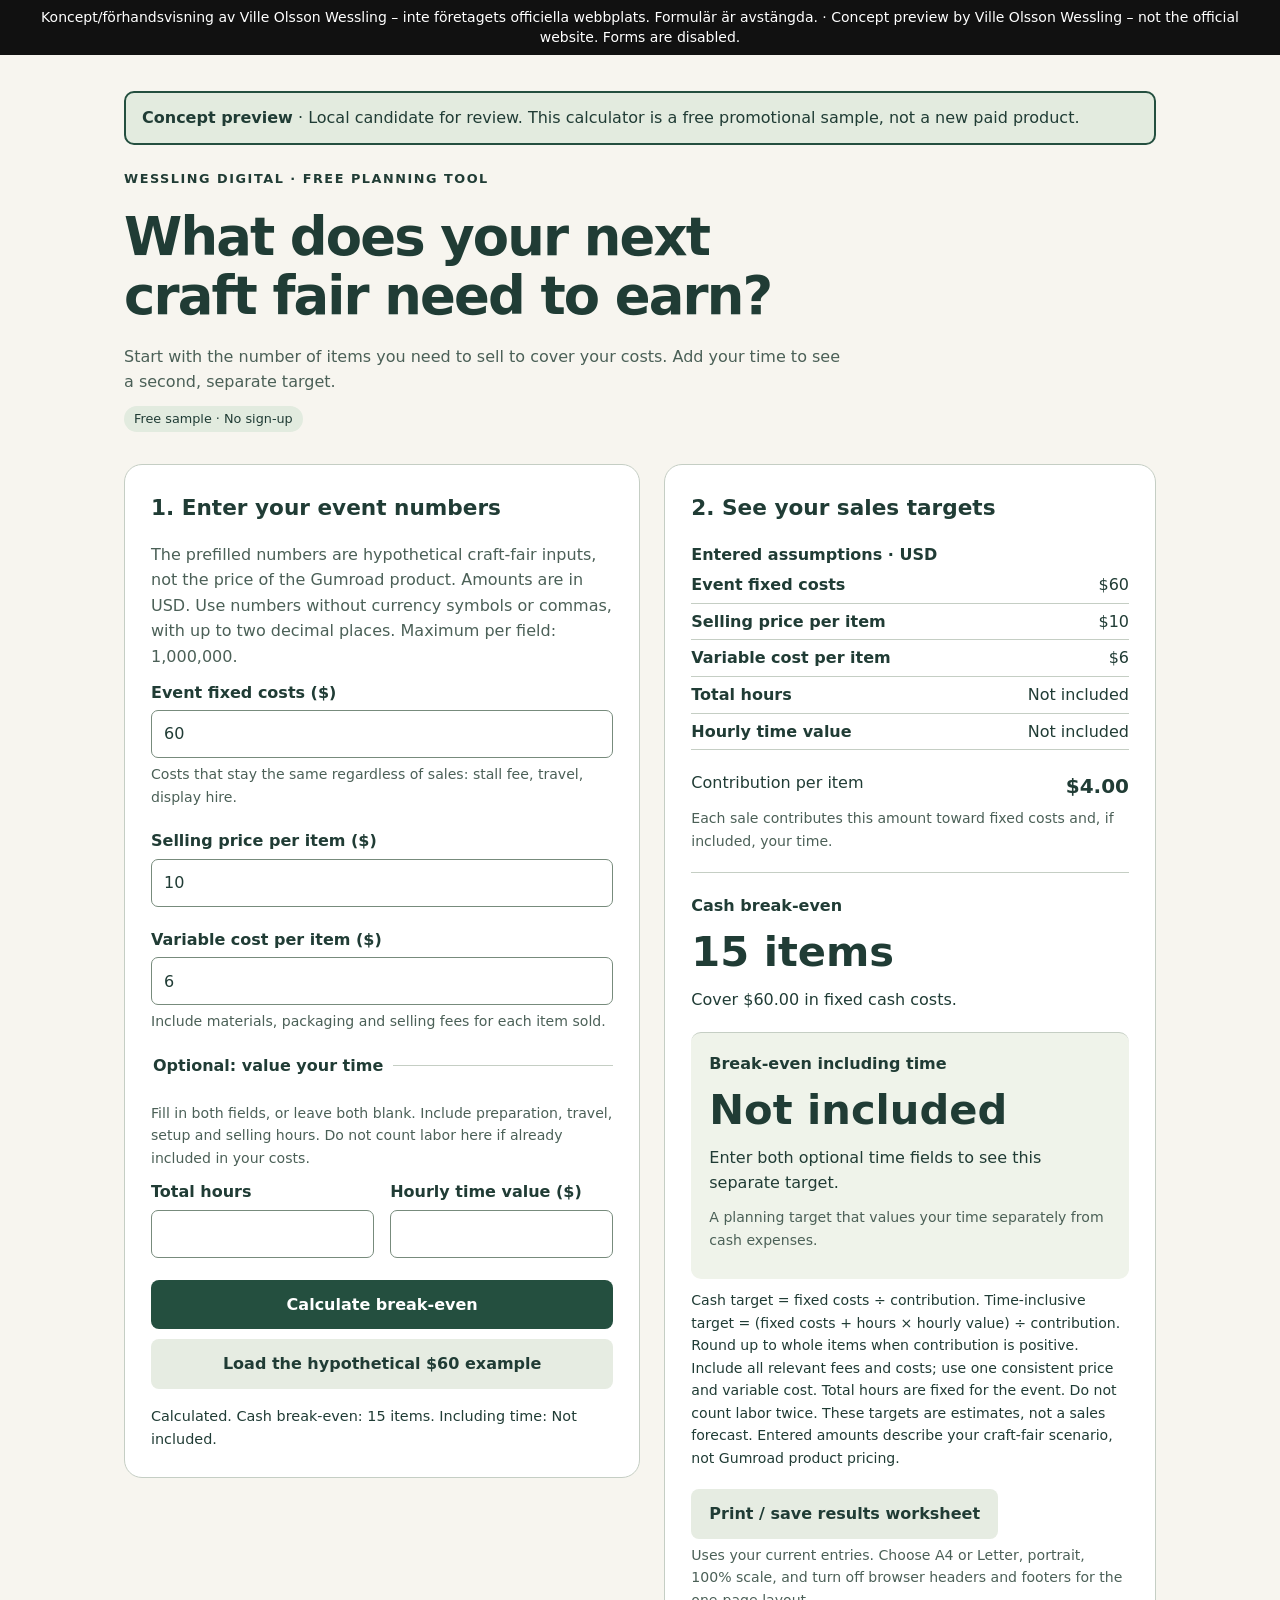
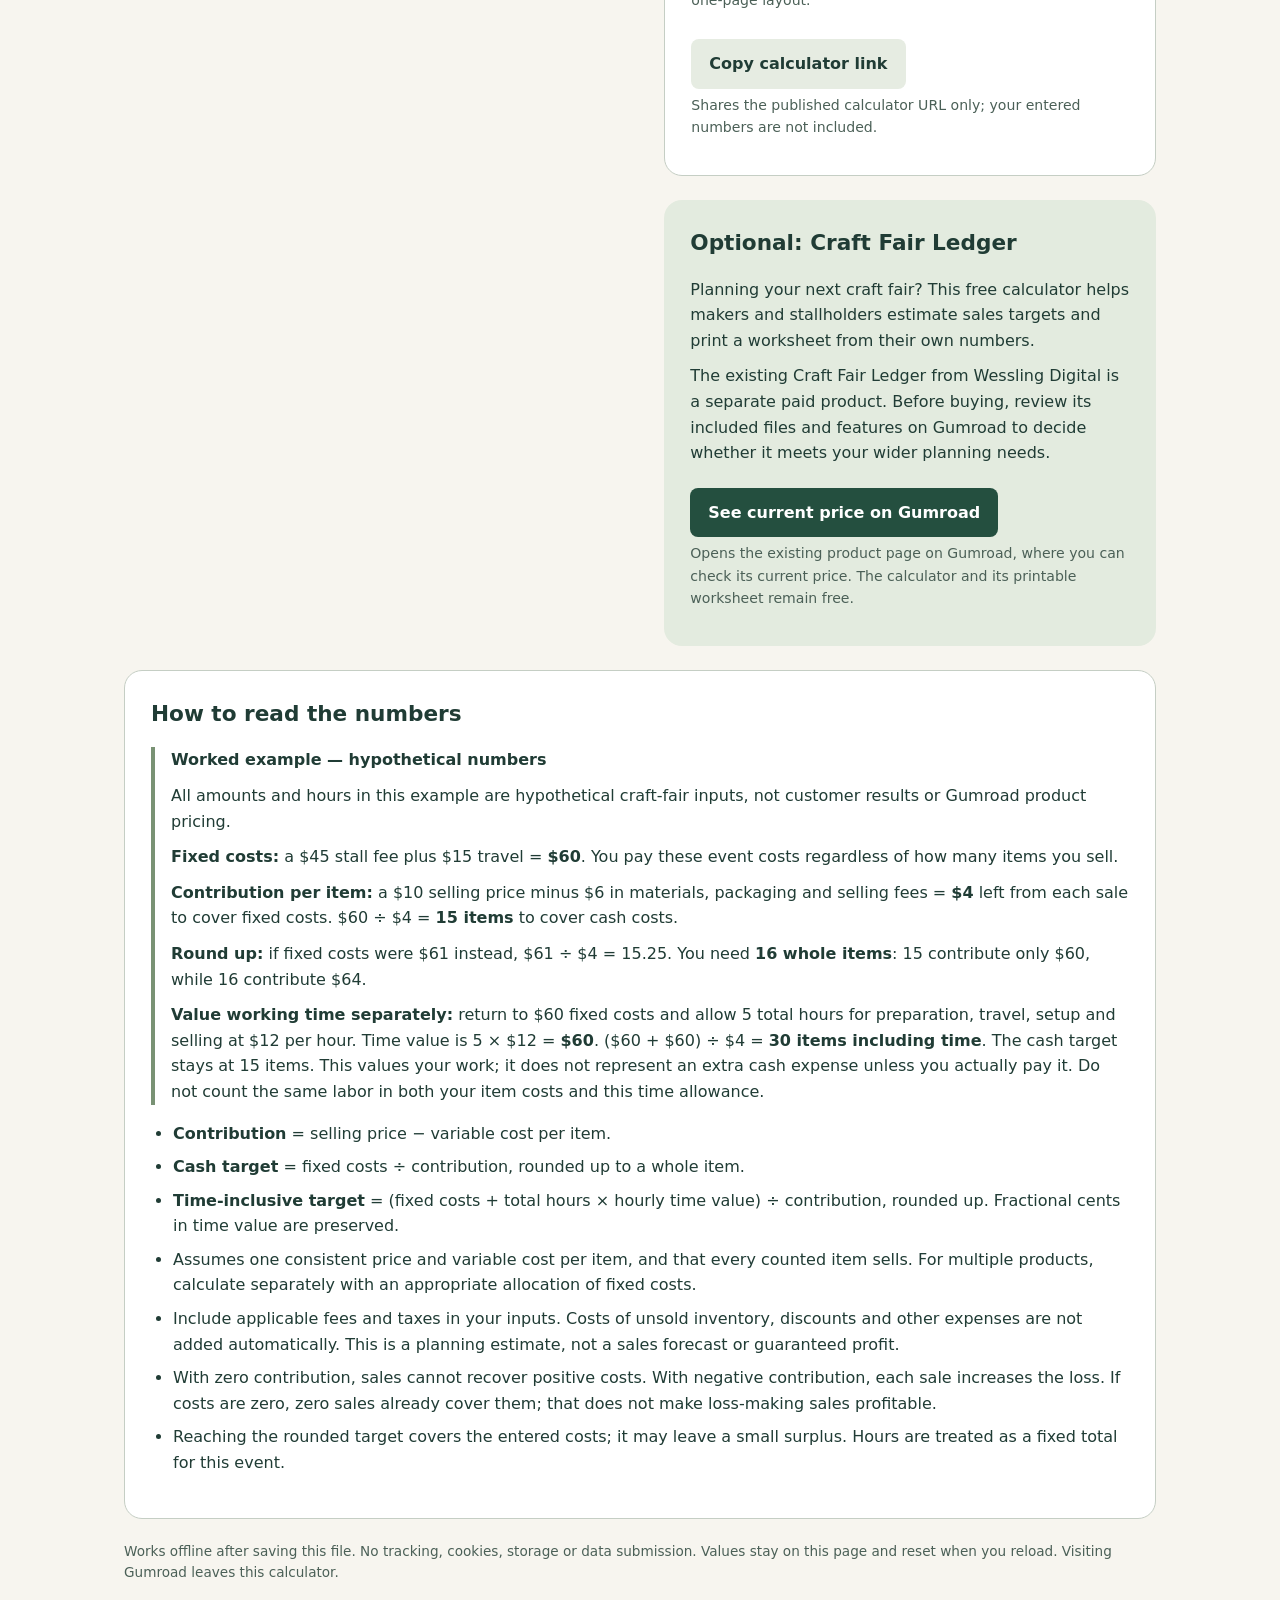
<file: craft-fair-break-even-calculator-4b9a3f36/index.html>
<!doctype html>
<html lang="en">
<head><meta name="robots" content="noindex, nofollow">
<meta charset="utf-8">
<meta name="viewport" content="width=device-width, initial-scale=1">
<meta name="description" content="A free craft-fair break-even calculator. Estimate how many items cover your event costs, with a separate optional time-value target.">
<meta name="referrer" content="no-referrer">
<meta http-equiv="Content-Security-Policy" content="default-src 'none'; script-src 'unsafe-inline'; style-src 'unsafe-inline'; connect-src 'none'; img-src 'none'; font-src 'none'; base-uri 'none'; form-action 'none'">
<title>Craft Fair Break-Even Calculator · Wessling Digital</title>
<style>
:root{color-scheme:light;--ink:#203c35;--muted:#4b6057;--paper:#f7f5ef;--line:#c5cec4;--green:#244f3f;--error:#9a2323}
*{box-sizing:border-box}body{margin:0;background:var(--paper);color:var(--ink);font:1rem/1.6 system-ui,-apple-system,BlinkMacSystemFont,"Segoe UI",sans-serif}
main{max-width:1080px;margin:auto;padding:36px 24px 48px}.brand{font-size:.8rem;letter-spacing:.12em;text-transform:uppercase;font-weight:750}
header{max-width:720px;margin-bottom:32px}.tag{display:inline-block;padding:3px 10px;background:#e2ebdf;border-radius:30px;font-size:.8rem}
h1{font-size:clamp(2rem,5vw,3.3rem);line-height:1.12;letter-spacing:-.035em;margin:18px 0}h2{font-size:1.35rem;margin:0 0 16px}h3{font-size:1rem;margin:0}
p{margin:10px 0}header p,.hint,.fine{color:var(--muted)}.layout{display:grid;grid-template-columns:1.05fr 1fr;gap:24px;align-items:start}
.layout>*{min-width:0}.preview-banner{border:2px solid var(--green);border-radius:10px;padding:12px 16px;margin:0 0 24px;background:#e3ebdf;overflow-wrap:anywhere}
.panel{background:#fff;border:1px solid var(--line);border-radius:18px;padding:26px}.field{margin:0 0 20px}
label{display:block;font-weight:650;margin-bottom:5px}.hint{display:block;font-size:.88rem;margin-top:5px}
input{font:inherit;width:100%;min-height:48px;padding:9px 12px;border:1px solid #778b7c;border-radius:7px;color:var(--ink);background:#fff}
input[aria-invalid=true]{border:2px solid var(--error)}.error{display:block;color:var(--error);font-size:.9rem}.error:empty{display:none}
fieldset{min-width:0;margin:8px 0 22px;padding:18px 0 0;border:0;border-top:1px solid var(--line)}legend{font-weight:700;padding-right:10px}
.pair{display:grid;grid-template-columns:1fr 1fr;gap:16px}.pair .field{margin-bottom:0}
button,.cta{display:inline-block;font:inherit;font-weight:650;min-height:48px;border:0;border-radius:8px;padding:12px 18px;cursor:pointer;background:var(--green);color:#fff;text-align:center}
button:hover,.cta:hover{background:#163b2d}.secondary{background:#e6ece2;color:var(--ink);margin-top:10px}.secondary:hover{background:#d5e0d0}
button:focus-visible,a:focus-visible,input:focus-visible{outline:3px solid #9b5700;outline-offset:4px}.actions button{width:100%}
.status{font-size:.9rem;margin:16px 0 0}.result{border-top:1px solid var(--line);padding-top:20px;margin-top:20px}
.number{font-size:clamp(1.8rem,4vw,2.6rem);font-weight:750;line-height:1.2;margin:8px 0;overflow-wrap:anywhere}
.contribution{display:flex;justify-content:space-between;gap:14px;flex-wrap:wrap}.contribution strong{font-size:1.25rem}.time{background:#eff3ea;border-radius:10px;padding:18px}
.notes{margin-top:24px}.notes li{margin:8px 0}.notes ul{padding-left:22px}.example{border-left:4px solid #799274;padding:0 0 0 16px}
.promo{background:#e3ebdf;border-radius:18px;padding:26px;margin-top:24px}.cta{margin-top:12px;text-decoration:none;max-width:100%;overflow-wrap:anywhere}
footer{font-size:.85rem;color:var(--muted);margin-top:22px}noscript p{padding:16px;border:2px solid var(--error)}[hidden]{display:none!important}
@media(max-width:720px){main{padding:24px 16px}.layout{grid-template-columns:1fr}.panel,.promo{padding:20px}header{margin-bottom:24px}}
@media(max-width:380px){.pair{grid-template-columns:1fr}main{padding:20px 12px}}
.worksheet-title,.print-link{display:none}.worksheet-assumptions{margin:0 0 20px}.worksheet-assumptions dl{margin:0}.worksheet-assumptions dl>div{display:flex;justify-content:space-between;gap:16px;border-bottom:1px solid var(--line);padding:5px 0}.worksheet-assumptions dt{font-weight:600}.worksheet-assumptions dd{margin:0;text-align:right;overflow-wrap:anywhere}.worksheet-note{font-size:.88rem}.share-tools{margin-top:18px}.share-tools input{font-size:.85rem}.print-link{overflow-wrap:anywhere}
@page{size:auto;margin:12mm}
@media print{
body{background:white;color:#000;font:10pt/1.3 Arial,sans-serif}main{max-width:none;padding:0}
header,.input-panel,.notes,footer,.share-tools,.worksheet-actions,noscript{display:none!important}
.layout{display:block}.panel{border:0;border-radius:0;padding:0}.preview-banner{background:white;border:1px solid #555;border-radius:0;padding:6pt;margin:0 0 10pt;font-size:9pt}
.worksheet-title,.print-link{display:block}.screen-title{display:none}h1.worksheet-title{font-size:19pt;line-height:1.2;margin:0 0 10pt}h2{font-size:12pt;margin:0 0 6pt}h3{font-size:11pt}
p{margin:5pt 0}.hint,.fine{color:#222}.worksheet-assumptions{margin-bottom:10pt}.worksheet-assumptions dl>div{padding:3pt 0}.result{padding-top:8pt;margin-top:8pt;break-inside:avoid}.number{font-size:20pt;margin:4pt 0}.time{background:white;border:1px solid #777;border-radius:0;padding:8pt}.contribution strong{font-size:12pt}.hint,.worksheet-note{font-size:9pt}
.promo{background:white;border-radius:0;border-top:1px solid #777;margin-top:10pt;padding:8pt 0 0;break-inside:avoid}.promo .cta{display:none}.promo h2{font-size:11pt}.promo p{font-size:9pt}.print-link{font-size:9pt}.worksheet-assumptions{break-inside:avoid}
}
</style>
</head>
<body><div role="note" data-preview-banner style="position:sticky;top:0;z-index:2147483647;margin:0;background:#111;color:#fff;font:14px/1.4 system-ui,sans-serif;padding:8px 12px;text-align:center">Koncept/f&ouml;rhandsvisning av Ville Olsson Wessling &ndash; inte f&ouml;retagets officiella webbplats. Formul&auml;r &auml;r avst&auml;ngda. &middot; Concept preview by Ville Olsson Wessling &ndash; not the official website. Forms are disabled.</div>
<main>
<aside class="preview-banner" aria-label="Concept preview"><strong>Concept preview</strong> · Local candidate for review. This calculator is a free promotional sample, not a new paid product.</aside>
<header>
<div class="brand">Wessling Digital · Free planning tool</div>
<h1>What does your next<br>craft fair need to earn?</h1>
<p>Start with the number of items you need to sell to cover your costs. Add your time to see a second, separate target.</p>
<span class="tag">Free sample · No sign-up</span>
</header>
<noscript><p>Enable JavaScript to use the calculator. You can also calculate manually: fixed costs ÷ (selling price − variable cost), rounded up. This only works when the contribution is positive.</p></noscript>
<div class="layout">
<section class="panel input-panel" aria-labelledby="input-heading">
<h2 id="input-heading">1. Enter your event numbers</h2>
<p class="fine">The prefilled numbers are hypothetical craft-fair inputs, not the price of the Gumroad product. Amounts are in USD. Use numbers without currency symbols or commas, with up to two decimal places. Maximum per field: 1,000,000.</p>
<form id="calculator" novalidate action="#" onsubmit="return false" data-preview="disabled">
<div class="field"><label for="fixed">Event fixed costs ($)</label>
<input id="fixed" name="fixed" type="text" inputmode="decimal" value="60" required aria-describedby="fixed-hint fixed-error">
<span class="hint" id="fixed-hint">Costs that stay the same regardless of sales: stall fee, travel, display hire.</span><span class="error" id="fixed-error"></span></div>
<div class="field"><label for="price">Selling price per item ($)</label>
<input id="price" name="price" type="text" inputmode="decimal" value="10" required aria-describedby="price-error"><span class="error" id="price-error"></span></div>
<div class="field"><label for="variable">Variable cost per item ($)</label>
<input id="variable" name="variable" type="text" inputmode="decimal" value="6" required aria-describedby="variable-hint variable-error">
<span class="hint" id="variable-hint">Include materials, packaging and selling fees for each item sold.</span><span class="error" id="variable-error"></span></div>
<fieldset><legend>Optional: value your time</legend>
<p class="hint">Fill in both fields, or leave both blank. Include preparation, travel, setup and selling hours. Do not count labor here if already included in your costs.</p>
<div class="pair">
<div class="field"><label for="hours">Total hours</label><input id="hours" name="hours" type="text" inputmode="decimal" aria-describedby="hours-error"><span class="error" id="hours-error"></span></div>
<div class="field"><label for="rate">Hourly time value ($)</label><input id="rate" name="rate" type="text" inputmode="decimal" aria-describedby="rate-error"><span class="error" id="rate-error"></span></div>
</div></fieldset>
<div class="actions"><button type="submit">Calculate break-even</button><button id="example" type="button" class="secondary">Load the hypothetical $60 example</button></div>
<p id="status" class="status" role="status" aria-live="polite" aria-atomic="true"></p>
</form>
</section>
<div>
<section class="panel" aria-labelledby="result-heading">
<h1 class="worksheet-title">Craft Fair Break-Even Worksheet</h1>
<h2 id="result-heading" class="screen-title">2. See your sales targets</h2>
<p id="worksheet-warning" role="status" hidden>Worksheet unavailable. Correct the highlighted inputs and calculate again before printing.</p>
<div id="results" hidden>
<section class="worksheet-assumptions" aria-labelledby="worksheet-assumptions-heading">
<h3 id="worksheet-assumptions-heading">Entered assumptions · USD</h3>
<dl>
<div><dt>Event fixed costs</dt><dd id="assumption-fixed"></dd></div>
<div><dt>Selling price per item</dt><dd id="assumption-price"></dd></div>
<div><dt>Variable cost per item</dt><dd id="assumption-variable"></dd></div>
<div><dt>Total hours</dt><dd id="assumption-hours"></dd></div>
<div><dt>Hourly time value</dt><dd id="assumption-rate"></dd></div>
</dl></section>
<div class="contribution"><span>Contribution per item</span><strong id="contribution"></strong></div>
<p class="hint" id="margin-note"></p>
<div class="result"><h3>Cash break-even</h3><p class="number" id="cash-units"></p><p id="cash-detail"></p></div>
<div class="result time"><h3>Break-even including time</h3><p class="number" id="time-units"></p><p id="time-detail"></p><p class="hint">A planning target that values your time separately from cash expenses.</p></div>
<p class="worksheet-note">Cash target = fixed costs ÷ contribution. Time-inclusive target = (fixed costs + hours × hourly value) ÷ contribution. Round up to whole items when contribution is positive. Include all relevant fees and costs; use one consistent price and variable cost. Total hours are fixed for the event. Do not count labor twice. These targets are estimates, not a sales forecast. Entered amounts describe your craft-fair scenario, not Gumroad product pricing.</p>
</div>
<div class="worksheet-actions"><button id="print-worksheet" type="button" class="secondary">Print / save results worksheet</button><p class="hint">Uses your current entries. Choose A4 or Letter, portrait, 100% scale, and turn off browser headers and footers for the one-page layout.</p></div>
<div class="share-tools"><button id="copy-link" type="button" class="secondary">Copy calculator link</button><p class="hint">Shares the published calculator URL only; your entered numbers are not included.</p><p id="copy-status" role="status" aria-live="polite" aria-atomic="true"></p><div id="copy-fallback" hidden><label for="share-url">Calculator URL — select and copy manually</label><input id="share-url" type="text" readonly></div></div>
</section>
<aside class="promo" aria-labelledby="ledger-heading">
<h2 id="ledger-heading">Optional: Craft Fair Ledger</h2>
<p>Planning your next craft fair? This free calculator helps makers and stallholders estimate sales targets and print a worksheet from their own numbers.</p>
<p>The existing Craft Fair Ledger from Wessling Digital is a separate paid product. Before buying, review its included files and features on Gumroad to decide whether it meets your wider planning needs.</p>
<a class="cta" id="product-link" href="https://wesslingdigital.gumroad.com/l/yxqdf" rel="noreferrer" aria-describedby="product-details">See current price on Gumroad</a>
<p class="print-link"><a href="https://wesslingdigital.gumroad.com/l/yxqdf" rel="noreferrer">See current price on Gumroad</a>: https://wesslingdigital.gumroad.com/l/yxqdf</p>
<p class="hint" id="product-details">Opens the existing product page on Gumroad, where you can check its current price. The calculator and its printable worksheet remain free.</p>
</aside>
</div>
</div>
<section class="panel notes" aria-labelledby="assumptions-heading">
<h2 id="assumptions-heading">How to read the numbers</h2>
<div class="example" aria-labelledby="example-heading">
<h3 id="example-heading">Worked example — hypothetical numbers</h3>
<p>All amounts and hours in this example are hypothetical craft-fair inputs, not customer results or Gumroad product pricing.</p>
<p><strong>Fixed costs:</strong> a $45 stall fee plus $15 travel = <strong>$60</strong>. You pay these event costs regardless of how many items you sell.</p>
<p><strong>Contribution per item:</strong> a $10 selling price minus $6 in materials, packaging and selling fees = <strong>$4</strong> left from each sale to cover fixed costs. $60 ÷ $4 = <strong>15 items</strong> to cover cash costs.</p>
<p><strong>Round up:</strong> if fixed costs were $61 instead, $61 ÷ $4 = 15.25. You need <strong>16 whole items</strong>: 15 contribute only $60, while 16 contribute $64.</p>
<p><strong>Value working time separately:</strong> return to $60 fixed costs and allow 5 total hours for preparation, travel, setup and selling at $12 per hour. Time value is 5 × $12 = <strong>$60</strong>. ($60 + $60) ÷ $4 = <strong>30 items including time</strong>. The cash target stays at 15 items. This values your work; it does not represent an extra cash expense unless you actually pay it. Do not count the same labor in both your item costs and this time allowance.</p>
</div>
<ul>
<li><strong>Contribution</strong> = selling price − variable cost per item.</li>
<li><strong>Cash target</strong> = fixed costs ÷ contribution, rounded up to a whole item.</li>
<li><strong>Time-inclusive target</strong> = (fixed costs + total hours × hourly time value) ÷ contribution, rounded up. Fractional cents in time value are preserved.</li>
<li>Assumes one consistent price and variable cost per item, and that every counted item sells. For multiple products, calculate separately with an appropriate allocation of fixed costs.</li>
<li>Include applicable fees and taxes in your inputs. Costs of unsold inventory, discounts and other expenses are not added automatically. This is a planning estimate, not a sales forecast or guaranteed profit.</li>
<li>With zero contribution, sales cannot recover positive costs. With negative contribution, each sale increases the loss. If costs are zero, zero sales already cover them; that does not make loss-making sales profitable.</li>
<li>Reaching the rounded target covers the entered costs; it may leave a small surplus. Hours are treated as a fixed total for this event.</li>
</ul>
</section>
<footer>Works offline after saving this file. No tracking, cookies, storage or data submission. Values stay on this page and reset when you reload. Visiting Gumroad leaves this calculator.</footer>
</main>
<script id="calculation-core">
"use strict";
(function (root) {
  const fields = {fixed: "Event fixed costs", price: "Selling price per item",
    variable: "Variable cost per item", hours: "Total hours", rate: "Hourly time value"};
  function parse(value, name) {
    const text = String(value ?? "").trim();
    if (!/^(?:\d+)(?:\.\d{1,2})?$/.test(text))
      throw new Error(name + ": enter a nonnegative number with up to two decimal places (for example, 12.50).");
    const [whole, fraction = ""] = text.split(".");
    if (whole.length > 7) throw new Error(name + ": use a value no greater than 1,000,000.");
    const scaled = BigInt(whole) * 100n + BigInt(fraction.padEnd(2, "0"));
    if (scaled > 100000000n) throw new Error(name + ": use a value no greater than 1,000,000.");
    return scaled;
  }
  function target(cost, margin) {
    if (cost === 0n) return {kind: "zero", units: "0"};
    if (margin <= 0n) return {kind: "impossible", units: null};
    return {kind: "reachable", units: ((cost + margin - 1n) / margin).toString()};
  }
  function calculate(raw) {
    const values = {}, errors = {};
    const hasHours = String(raw.hours ?? "").trim() !== "";
    const hasRate = String(raw.rate ?? "").trim() !== "";
    for (const key of ["fixed", "price", "variable", ...(hasHours || hasRate ? ["hours", "rate"] : [])]) {
      try { values[key] = parse(raw[key], fields[key]); }
      catch (error) { errors[key] = error.message; }
    }
    if (hasHours !== hasRate) {
      const key = hasHours ? "rate" : "hours";
      errors[key] = fields[key] + ": enter both time fields, or leave both blank.";
    }
    if (Object.keys(errors).length) return {ok: false, errors};
    const margin = values.price - values.variable;
    // Monetary numerators below are in ten-thousandths of a dollar.
    const cashCost = values.fixed * 100n;
    const timeCost = hasHours ? values.hours * values.rate : null;
    return {ok: true, margin, cashCost, timeCost,
      cash: target(cashCost, margin * 100n),
      inclusive: timeCost === null ? null : target(cashCost + timeCost, margin * 100n)};
  }
  function money(scaled) {
    const sign = scaled < 0n ? "-" : "";
    const n = scaled < 0n ? -scaled : scaled;
    const fraction = (n % 10000n).toString().padStart(4, "0").replace(/0{1,2}$/, "");
    return sign + "$" + (n / 10000n).toLocaleString("en-US") + "." + fraction;
  }
  root.CraftFair = Object.freeze({calculate, money});
})(globalThis);
</script>
<script id="calculator-ui">
"use strict";
const form = document.getElementById("calculator");
const ids = ["fixed", "price", "variable", "hours", "rate"];
const status = document.getElementById("status");
const results = document.getElementById("results");
function clearErrors() {
  for (const id of ids) {
    document.getElementById(id).removeAttribute("aria-invalid");
    document.getElementById(id + "-error").textContent = "";
  }
}
function showTarget(prefix, result) {
  document.getElementById(prefix + "-units").textContent =
    result.kind === "impossible" ? "Not reachable" :
    BigInt(result.units).toLocaleString("en-US") + (result.units === "1" ? " item" : " items");
}
function render(focusError = false) {
  clearErrors();
  const raw = Object.fromEntries(ids.map(id => [id, document.getElementById(id).value]));
  const result = CraftFair.calculate(raw);
  if (!result.ok) {
    results.hidden = true;
    document.getElementById("worksheet-warning").hidden = false;
    status.textContent = "Please correct the highlighted fields, then calculate again.";
    for (const [id, message] of Object.entries(result.errors)) {
      document.getElementById(id).setAttribute("aria-invalid", "true");
      document.getElementById(id + "-error").textContent = message;
    }
    if (focusError) document.getElementById(Object.keys(result.errors)[0]).focus();
    return;
  }
  results.hidden = false;
  document.getElementById("worksheet-warning").hidden = true;
  for (const id of ids) {
    const value = raw[id].trim();
    // Validated numeric strings only; normalize leading zeros without floating-point rounding.
    const normalized = value ? value.replace(/^0+(?=\d)/, "") : "Not included";
    document.getElementById("assumption-" + id).textContent =
      value && id !== "hours" ? "$" + normalized : normalized;
  }
  document.getElementById("contribution").textContent = CraftFair.money(result.margin * 100n);
  showTarget("cash", result.cash);
  document.getElementById("cash-detail").textContent =
    result.cash.kind === "impossible" ? "Sales cannot recover your fixed costs at this price and variable cost." :
    result.cash.kind === "zero" ? "There are no fixed cash costs to recover at zero sales." :
    "Cover " + CraftFair.money(result.cashCost) + " in fixed cash costs.";
  document.getElementById("time-units").textContent = "Not included";
  document.getElementById("time-detail").textContent = "Enter both optional time fields to see this separate target.";
  if (result.inclusive) {
    showTarget("time", result.inclusive);
    document.getElementById("time-detail").textContent =
      "Time value: " + CraftFair.money(result.timeCost) + ". Total to cover: " +
      CraftFair.money(result.cashCost + result.timeCost) + "." +
      (result.inclusive.kind === "impossible" ? " Sales cannot cover this total at the current contribution." : "");
  }
  document.getElementById("margin-note").textContent =
    result.margin < 0n ? "Each sale loses " + CraftFair.money(-result.margin * 100n) +
      " before fixed costs and time. Selling more increases the loss. Any 0-item target only describes zero sales." :
    result.margin === 0n ? "Each sale covers only its variable cost. Nothing is left for fixed costs or time. A zero-cost target is already covered at zero sales." :
    "Each sale contributes this amount toward fixed costs and, if included, your time.";
  status.textContent = "Calculated. Cash break-even: " +
    document.getElementById("cash-units").textContent + ". Including time: " +
    document.getElementById("time-units").textContent + ".";
}
form.addEventListener("submit", event => { event.preventDefault(); render(true); });
form.addEventListener("input", () => {
  results.hidden = true;
  document.getElementById("worksheet-warning").hidden = false;
  status.textContent = "Inputs changed. Select Calculate break-even to update.";
  clearErrors();
});
document.getElementById("example").addEventListener("click", () => {
  const example = {fixed: "60", price: "10", variable: "6", hours: "", rate: ""};
  for (const id of ids) document.getElementById(id).value = example[id];
  render();
});
// Refresh before toolbar printing as well as the worksheet button; never print stale results.
window.addEventListener("beforeprint", () => render());
document.getElementById("print-worksheet").addEventListener("click", () => {
  render(true);
  if (!results.hidden) window.print();
});
const publishedURL = "https://uggla493-collab.github.io/site-previews/craft-fair-break-even-calculator-7ed702ec/";
document.getElementById("share-url").value = publishedURL;
document.getElementById("copy-link").addEventListener("click", async () => {
  const message = document.getElementById("copy-status");
  const fallback = document.getElementById("copy-fallback");
  try {
    await navigator.clipboard.writeText(publishedURL);
    fallback.hidden = true;
    message.textContent = "Calculator link copied. Your entries are not included.";
  } catch (_) {
    fallback.hidden = false;
    message.textContent = "Automatic copying is unavailable. Copy the selected URL below.";
    const field = document.getElementById("share-url");
    field.focus();
    field.select();
  }
});
render();
</script>
</body>
</html>
</file>
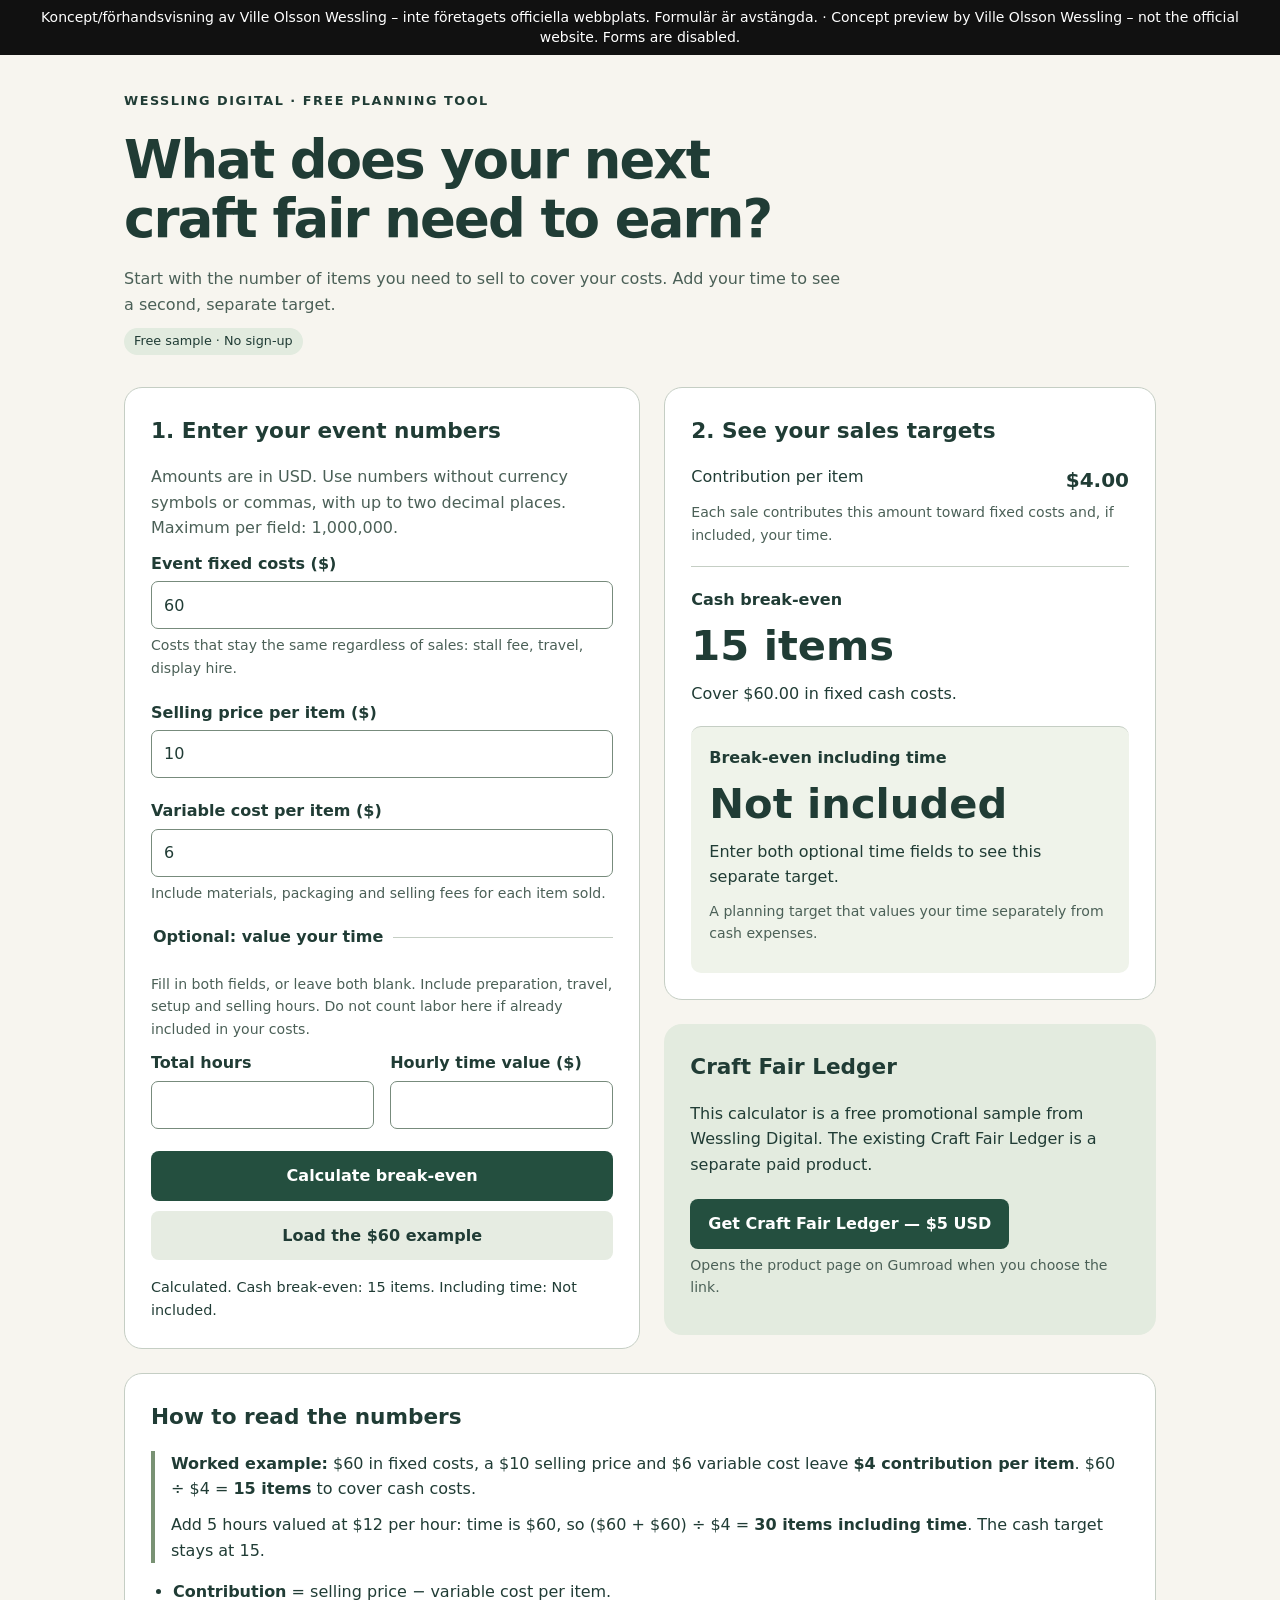
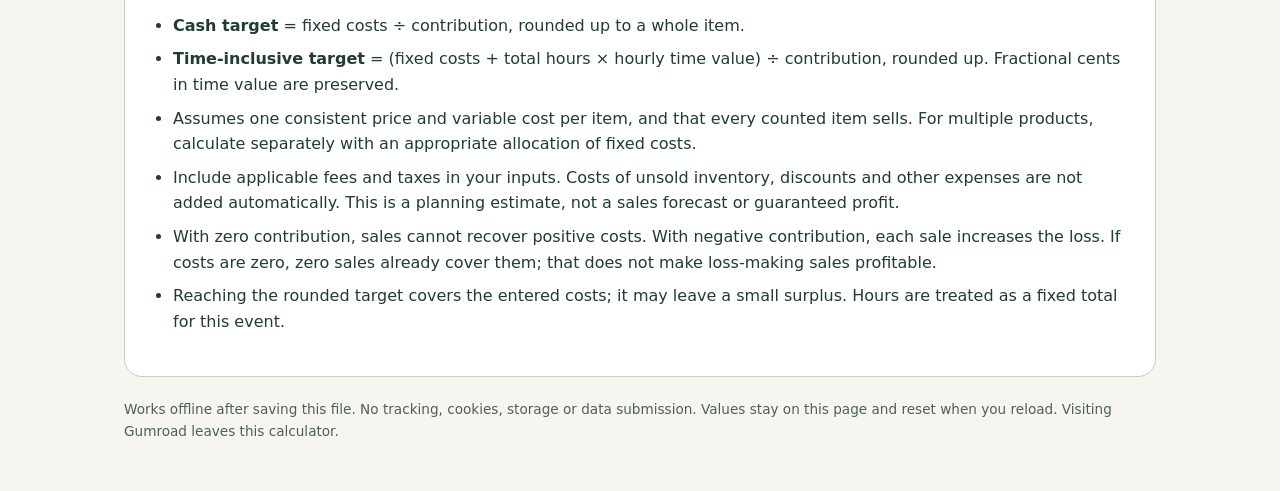
<file: craft-fair-break-even-calculator-7ed702ec/index.html>
<!doctype html>
<html lang="en">
<head><meta name="robots" content="noindex, nofollow">
<meta charset="utf-8">
<meta name="viewport" content="width=device-width, initial-scale=1">
<meta name="description" content="A free craft-fair break-even calculator. Estimate how many items cover your event costs, with a separate optional time-value target.">
<meta name="referrer" content="no-referrer">
<meta http-equiv="Content-Security-Policy" content="default-src 'none'; script-src 'unsafe-inline'; style-src 'unsafe-inline'; connect-src 'none'; img-src 'none'; font-src 'none'; base-uri 'none'; form-action 'none'">
<title>Craft Fair Break-Even Calculator · Wessling Digital</title>
<style>
:root{color-scheme:light;--ink:#203c35;--muted:#4b6057;--paper:#f7f5ef;--line:#c5cec4;--green:#244f3f;--error:#9a2323}
*{box-sizing:border-box}body{margin:0;background:var(--paper);color:var(--ink);font:1rem/1.6 system-ui,-apple-system,BlinkMacSystemFont,"Segoe UI",sans-serif}
main{max-width:1080px;margin:auto;padding:36px 24px 48px}.brand{font-size:.8rem;letter-spacing:.12em;text-transform:uppercase;font-weight:750}
header{max-width:720px;margin-bottom:32px}.tag{display:inline-block;padding:3px 10px;background:#e2ebdf;border-radius:30px;font-size:.8rem}
h1{font-size:clamp(2rem,5vw,3.3rem);line-height:1.12;letter-spacing:-.035em;margin:18px 0}h2{font-size:1.35rem;margin:0 0 16px}h3{font-size:1rem;margin:0}
p{margin:10px 0}header p,.hint,.fine{color:var(--muted)}.layout{display:grid;grid-template-columns:1.05fr 1fr;gap:24px;align-items:start}
.panel{background:#fff;border:1px solid var(--line);border-radius:18px;padding:26px}.field{margin:0 0 20px}
label{display:block;font-weight:650;margin-bottom:5px}.hint{display:block;font-size:.88rem;margin-top:5px}
input{font:inherit;width:100%;min-height:48px;padding:9px 12px;border:1px solid #778b7c;border-radius:7px;color:var(--ink);background:#fff}
input[aria-invalid=true]{border:2px solid var(--error)}.error{display:block;color:var(--error);font-size:.9rem}.error:empty{display:none}
fieldset{min-width:0;margin:8px 0 22px;padding:18px 0 0;border:0;border-top:1px solid var(--line)}legend{font-weight:700;padding-right:10px}
.pair{display:grid;grid-template-columns:1fr 1fr;gap:16px}.pair .field{margin-bottom:0}
button,.cta{display:inline-block;font:inherit;font-weight:650;min-height:48px;border:0;border-radius:8px;padding:12px 18px;cursor:pointer;background:var(--green);color:#fff;text-align:center}
button:hover,.cta:hover{background:#163b2d}.secondary{background:#e6ece2;color:var(--ink);margin-top:10px}.secondary:hover{background:#d5e0d0}
button:focus-visible,a:focus-visible,input:focus-visible{outline:3px solid #9b5700;outline-offset:4px}.actions button{width:100%}
.status{font-size:.9rem;margin:16px 0 0}.result{border-top:1px solid var(--line);padding-top:20px;margin-top:20px}
.number{font-size:clamp(1.8rem,4vw,2.6rem);font-weight:750;line-height:1.2;margin:8px 0;overflow-wrap:anywhere}
.contribution{display:flex;justify-content:space-between;gap:14px;flex-wrap:wrap}.contribution strong{font-size:1.25rem}.time{background:#eff3ea;border-radius:10px;padding:18px}
.notes{margin-top:24px}.notes li{margin:8px 0}.notes ul{padding-left:22px}.example{border-left:4px solid #799274;padding:0 0 0 16px}
.promo{background:#e3ebdf;border-radius:18px;padding:26px;margin-top:24px}.cta{margin-top:12px;text-decoration:none}
footer{font-size:.85rem;color:var(--muted);margin-top:22px}noscript p{padding:16px;border:2px solid var(--error)}[hidden]{display:none!important}
@media(max-width:720px){main{padding:24px 16px}.layout{grid-template-columns:1fr}.panel,.promo{padding:20px}header{margin-bottom:24px}}
@media(max-width:380px){.pair{grid-template-columns:1fr}main{padding:20px 12px}}
@media print{body{background:white}main{max-width:none}.layout{display:block}.panel{margin-bottom:16px}.actions,.cta{display:none}.promo{background:white}}
</style>
</head>
<body><div role="note" data-preview-banner style="position:sticky;top:0;z-index:2147483647;margin:0;background:#111;color:#fff;font:14px/1.4 system-ui,sans-serif;padding:8px 12px;text-align:center">Koncept/f&ouml;rhandsvisning av Ville Olsson Wessling &ndash; inte f&ouml;retagets officiella webbplats. Formul&auml;r &auml;r avst&auml;ngda. &middot; Concept preview by Ville Olsson Wessling &ndash; not the official website. Forms are disabled.</div>
<main>
<header>
<div class="brand">Wessling Digital · Free planning tool</div>
<h1>What does your next<br>craft fair need to earn?</h1>
<p>Start with the number of items you need to sell to cover your costs. Add your time to see a second, separate target.</p>
<span class="tag">Free sample · No sign-up</span>
</header>
<noscript><p>Enable JavaScript to use the calculator. You can also calculate manually: fixed costs ÷ (selling price − variable cost), rounded up. This only works when the contribution is positive.</p></noscript>
<div class="layout">
<section class="panel" aria-labelledby="input-heading">
<h2 id="input-heading">1. Enter your event numbers</h2>
<p class="fine">Amounts are in USD. Use numbers without currency symbols or commas, with up to two decimal places. Maximum per field: 1,000,000.</p>
<form id="calculator" novalidate action="#" onsubmit="return false" data-preview="disabled">
<div class="field"><label for="fixed">Event fixed costs ($)</label>
<input id="fixed" name="fixed" type="text" inputmode="decimal" value="60" required aria-describedby="fixed-hint fixed-error">
<span class="hint" id="fixed-hint">Costs that stay the same regardless of sales: stall fee, travel, display hire.</span><span class="error" id="fixed-error"></span></div>
<div class="field"><label for="price">Selling price per item ($)</label>
<input id="price" name="price" type="text" inputmode="decimal" value="10" required aria-describedby="price-error"><span class="error" id="price-error"></span></div>
<div class="field"><label for="variable">Variable cost per item ($)</label>
<input id="variable" name="variable" type="text" inputmode="decimal" value="6" required aria-describedby="variable-hint variable-error">
<span class="hint" id="variable-hint">Include materials, packaging and selling fees for each item sold.</span><span class="error" id="variable-error"></span></div>
<fieldset><legend>Optional: value your time</legend>
<p class="hint">Fill in both fields, or leave both blank. Include preparation, travel, setup and selling hours. Do not count labor here if already included in your costs.</p>
<div class="pair">
<div class="field"><label for="hours">Total hours</label><input id="hours" name="hours" type="text" inputmode="decimal" aria-describedby="hours-error"><span class="error" id="hours-error"></span></div>
<div class="field"><label for="rate">Hourly time value ($)</label><input id="rate" name="rate" type="text" inputmode="decimal" aria-describedby="rate-error"><span class="error" id="rate-error"></span></div>
</div></fieldset>
<div class="actions"><button type="submit">Calculate break-even</button><button id="example" type="button" class="secondary">Load the $60 example</button></div>
<p id="status" class="status" role="status" aria-live="polite" aria-atomic="true"></p>
</form>
</section>
<div>
<section class="panel" aria-labelledby="result-heading">
<h2 id="result-heading">2. See your sales targets</h2>
<div id="results" hidden>
<div class="contribution"><span>Contribution per item</span><strong id="contribution"></strong></div>
<p class="hint" id="margin-note"></p>
<div class="result"><h3>Cash break-even</h3><p class="number" id="cash-units"></p><p id="cash-detail"></p></div>
<div class="result time"><h3>Break-even including time</h3><p class="number" id="time-units"></p><p id="time-detail"></p><p class="hint">A planning target that values your time separately from cash expenses.</p></div>
</div>
</section>
<aside class="promo" aria-labelledby="ledger-heading">
<h2 id="ledger-heading">Craft Fair Ledger</h2>
<p>This calculator is a free promotional sample from Wessling Digital. The existing Craft Fair Ledger is a separate paid product.</p>
<a class="cta" id="product-link" href="https://wesslingdigital.gumroad.com/l/yxqdf" rel="noreferrer">Get Craft Fair Ledger — $5 USD</a>
<p class="hint">Opens the product page on Gumroad when you choose the link.</p>
</aside>
</div>
</div>
<section class="panel notes" aria-labelledby="assumptions-heading">
<h2 id="assumptions-heading">How to read the numbers</h2>
<div class="example"><p><strong>Worked example:</strong> $60 in fixed costs, a $10 selling price and $6 variable cost leave <strong>$4 contribution per item</strong>. $60 ÷ $4 = <strong>15 items</strong> to cover cash costs.</p><p>Add 5 hours valued at $12 per hour: time is $60, so ($60 + $60) ÷ $4 = <strong>30 items including time</strong>. The cash target stays at 15.</p></div>
<ul>
<li><strong>Contribution</strong> = selling price − variable cost per item.</li>
<li><strong>Cash target</strong> = fixed costs ÷ contribution, rounded up to a whole item.</li>
<li><strong>Time-inclusive target</strong> = (fixed costs + total hours × hourly time value) ÷ contribution, rounded up. Fractional cents in time value are preserved.</li>
<li>Assumes one consistent price and variable cost per item, and that every counted item sells. For multiple products, calculate separately with an appropriate allocation of fixed costs.</li>
<li>Include applicable fees and taxes in your inputs. Costs of unsold inventory, discounts and other expenses are not added automatically. This is a planning estimate, not a sales forecast or guaranteed profit.</li>
<li>With zero contribution, sales cannot recover positive costs. With negative contribution, each sale increases the loss. If costs are zero, zero sales already cover them; that does not make loss-making sales profitable.</li>
<li>Reaching the rounded target covers the entered costs; it may leave a small surplus. Hours are treated as a fixed total for this event.</li>
</ul>
</section>
<footer>Works offline after saving this file. No tracking, cookies, storage or data submission. Values stay on this page and reset when you reload. Visiting Gumroad leaves this calculator.</footer>
</main>
<script id="calculation-core">
"use strict";
(function (root) {
  const fields = {fixed: "Event fixed costs", price: "Selling price per item",
    variable: "Variable cost per item", hours: "Total hours", rate: "Hourly time value"};
  function parse(value, name) {
    const text = String(value ?? "").trim();
    if (!/^(?:\d+)(?:\.\d{1,2})?$/.test(text))
      throw new Error(name + ": enter a nonnegative number with up to two decimal places (for example, 12.50).");
    const [whole, fraction = ""] = text.split(".");
    if (whole.length > 7) throw new Error(name + ": use a value no greater than 1,000,000.");
    const scaled = BigInt(whole) * 100n + BigInt(fraction.padEnd(2, "0"));
    if (scaled > 100000000n) throw new Error(name + ": use a value no greater than 1,000,000.");
    return scaled;
  }
  function target(cost, margin) {
    if (cost === 0n) return {kind: "zero", units: "0"};
    if (margin <= 0n) return {kind: "impossible", units: null};
    return {kind: "reachable", units: ((cost + margin - 1n) / margin).toString()};
  }
  function calculate(raw) {
    const values = {}, errors = {};
    const hasHours = String(raw.hours ?? "").trim() !== "";
    const hasRate = String(raw.rate ?? "").trim() !== "";
    for (const key of ["fixed", "price", "variable", ...(hasHours || hasRate ? ["hours", "rate"] : [])]) {
      try { values[key] = parse(raw[key], fields[key]); }
      catch (error) { errors[key] = error.message; }
    }
    if (hasHours !== hasRate) {
      const key = hasHours ? "rate" : "hours";
      errors[key] = fields[key] + ": enter both time fields, or leave both blank.";
    }
    if (Object.keys(errors).length) return {ok: false, errors};
    const margin = values.price - values.variable;
    // Monetary numerators below are in ten-thousandths of a dollar.
    const cashCost = values.fixed * 100n;
    const timeCost = hasHours ? values.hours * values.rate : null;
    return {ok: true, margin, cashCost, timeCost,
      cash: target(cashCost, margin * 100n),
      inclusive: timeCost === null ? null : target(cashCost + timeCost, margin * 100n)};
  }
  function money(scaled) {
    const sign = scaled < 0n ? "-" : "";
    const n = scaled < 0n ? -scaled : scaled;
    const fraction = (n % 10000n).toString().padStart(4, "0").replace(/0{1,2}$/, "");
    return sign + "$" + (n / 10000n).toLocaleString("en-US") + "." + fraction;
  }
  root.CraftFair = Object.freeze({calculate, money});
})(globalThis);
</script>
<script id="calculator-ui">
"use strict";
const form = document.getElementById("calculator");
const ids = ["fixed", "price", "variable", "hours", "rate"];
const status = document.getElementById("status");
const results = document.getElementById("results");
function clearErrors() {
  for (const id of ids) {
    document.getElementById(id).removeAttribute("aria-invalid");
    document.getElementById(id + "-error").textContent = "";
  }
}
function showTarget(prefix, result) {
  document.getElementById(prefix + "-units").textContent =
    result.kind === "impossible" ? "Not reachable" :
    BigInt(result.units).toLocaleString("en-US") + (result.units === "1" ? " item" : " items");
}
function render(focusError = false) {
  clearErrors();
  const raw = Object.fromEntries(ids.map(id => [id, document.getElementById(id).value]));
  const result = CraftFair.calculate(raw);
  if (!result.ok) {
    results.hidden = true;
    status.textContent = "Please correct the highlighted fields, then calculate again.";
    for (const [id, message] of Object.entries(result.errors)) {
      document.getElementById(id).setAttribute("aria-invalid", "true");
      document.getElementById(id + "-error").textContent = message;
    }
    if (focusError) document.getElementById(Object.keys(result.errors)[0]).focus();
    return;
  }
  results.hidden = false;
  document.getElementById("contribution").textContent = CraftFair.money(result.margin * 100n);
  showTarget("cash", result.cash);
  document.getElementById("cash-detail").textContent =
    result.cash.kind === "impossible" ? "Sales cannot recover your fixed costs at this price and variable cost." :
    result.cash.kind === "zero" ? "There are no fixed cash costs to recover at zero sales." :
    "Cover " + CraftFair.money(result.cashCost) + " in fixed cash costs.";
  document.getElementById("time-units").textContent = "Not included";
  document.getElementById("time-detail").textContent = "Enter both optional time fields to see this separate target.";
  if (result.inclusive) {
    showTarget("time", result.inclusive);
    document.getElementById("time-detail").textContent =
      "Time value: " + CraftFair.money(result.timeCost) + ". Total to cover: " +
      CraftFair.money(result.cashCost + result.timeCost) + "." +
      (result.inclusive.kind === "impossible" ? " Sales cannot cover this total at the current contribution." : "");
  }
  document.getElementById("margin-note").textContent =
    result.margin < 0n ? "Each sale loses " + CraftFair.money(-result.margin * 100n) +
      " before fixed costs and time. Selling more increases the loss. Any 0-item target only describes zero sales." :
    result.margin === 0n ? "Each sale covers only its variable cost. Nothing is left for fixed costs or time. A zero-cost target is already covered at zero sales." :
    "Each sale contributes this amount toward fixed costs and, if included, your time.";
  status.textContent = "Calculated. Cash break-even: " +
    document.getElementById("cash-units").textContent + ". Including time: " +
    document.getElementById("time-units").textContent + ".";
}
form.addEventListener("submit", event => { event.preventDefault(); render(true); });
form.addEventListener("input", () => {
  results.hidden = true;
  status.textContent = "Inputs changed. Select Calculate break-even to update.";
  clearErrors();
});
document.getElementById("example").addEventListener("click", () => {
  const example = {fixed: "60", price: "10", variable: "6", hours: "", rate: ""};
  for (const id of ids) document.getElementById(id).value = example[id];
  render();
});
render();
</script>
</body>
</html>
</file>
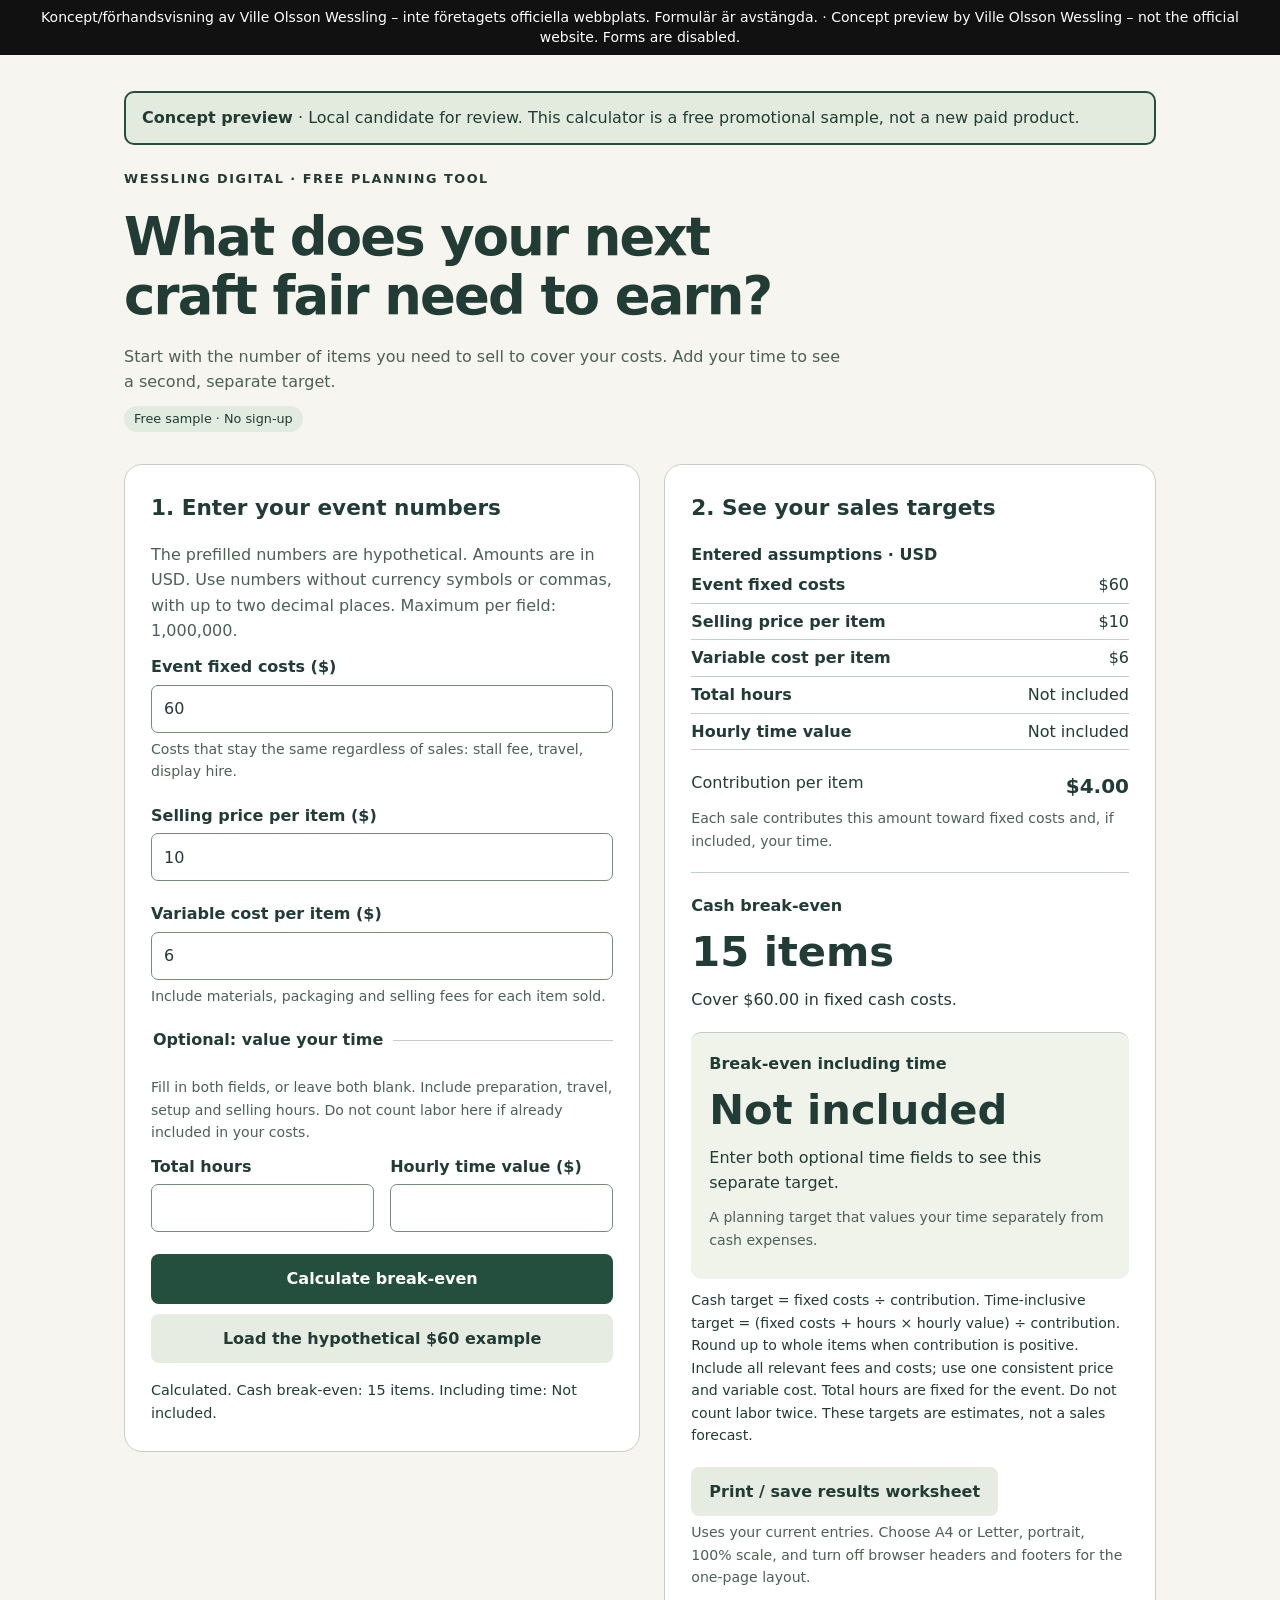
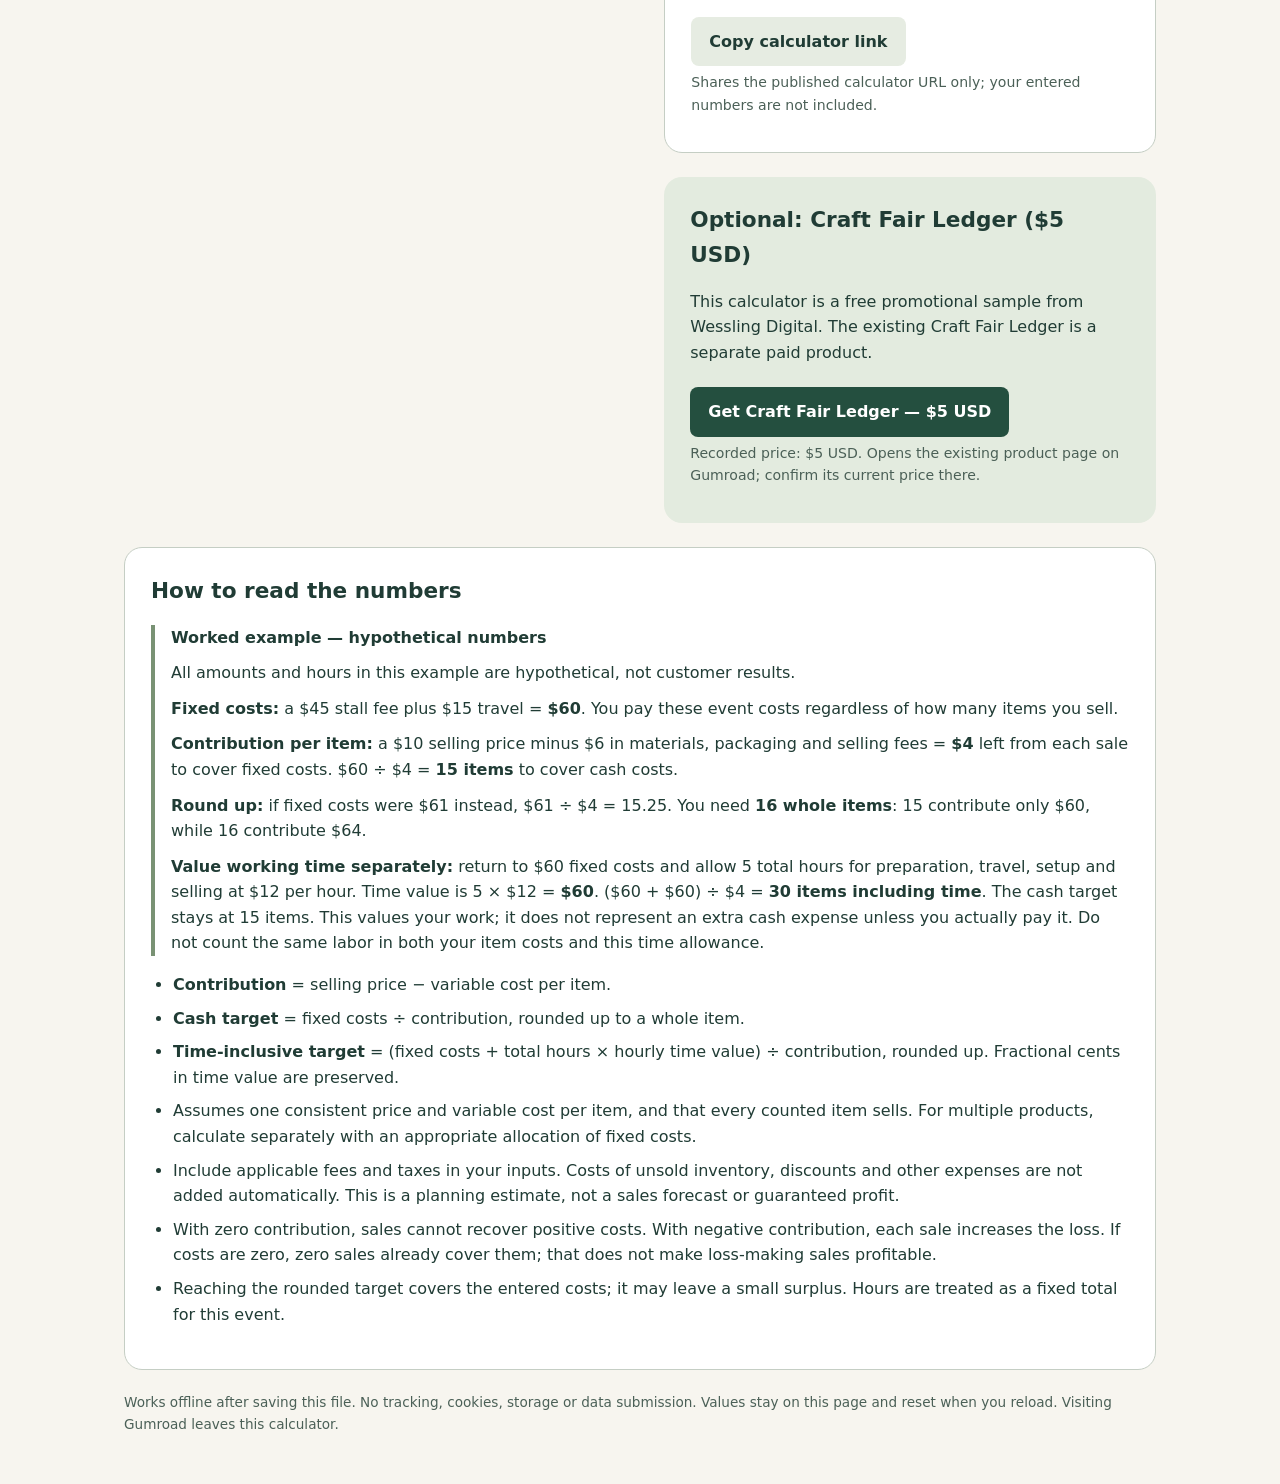
<file: craft-fair-break-even-calculator-a2f58437/index.html>
<!doctype html>
<html lang="en">
<head><meta name="robots" content="noindex, nofollow">
<meta charset="utf-8">
<meta name="viewport" content="width=device-width, initial-scale=1">
<meta name="description" content="A free craft-fair break-even calculator. Estimate how many items cover your event costs, with a separate optional time-value target.">
<meta name="referrer" content="no-referrer">
<meta http-equiv="Content-Security-Policy" content="default-src 'none'; script-src 'unsafe-inline'; style-src 'unsafe-inline'; connect-src 'none'; img-src 'none'; font-src 'none'; base-uri 'none'; form-action 'none'">
<title>Craft Fair Break-Even Calculator · Wessling Digital</title>
<style>
:root{color-scheme:light;--ink:#203c35;--muted:#4b6057;--paper:#f7f5ef;--line:#c5cec4;--green:#244f3f;--error:#9a2323}
*{box-sizing:border-box}body{margin:0;background:var(--paper);color:var(--ink);font:1rem/1.6 system-ui,-apple-system,BlinkMacSystemFont,"Segoe UI",sans-serif}
main{max-width:1080px;margin:auto;padding:36px 24px 48px}.brand{font-size:.8rem;letter-spacing:.12em;text-transform:uppercase;font-weight:750}
header{max-width:720px;margin-bottom:32px}.tag{display:inline-block;padding:3px 10px;background:#e2ebdf;border-radius:30px;font-size:.8rem}
h1{font-size:clamp(2rem,5vw,3.3rem);line-height:1.12;letter-spacing:-.035em;margin:18px 0}h2{font-size:1.35rem;margin:0 0 16px}h3{font-size:1rem;margin:0}
p{margin:10px 0}header p,.hint,.fine{color:var(--muted)}.layout{display:grid;grid-template-columns:1.05fr 1fr;gap:24px;align-items:start}
.layout>*{min-width:0}.preview-banner{border:2px solid var(--green);border-radius:10px;padding:12px 16px;margin:0 0 24px;background:#e3ebdf;overflow-wrap:anywhere}
.panel{background:#fff;border:1px solid var(--line);border-radius:18px;padding:26px}.field{margin:0 0 20px}
label{display:block;font-weight:650;margin-bottom:5px}.hint{display:block;font-size:.88rem;margin-top:5px}
input{font:inherit;width:100%;min-height:48px;padding:9px 12px;border:1px solid #778b7c;border-radius:7px;color:var(--ink);background:#fff}
input[aria-invalid=true]{border:2px solid var(--error)}.error{display:block;color:var(--error);font-size:.9rem}.error:empty{display:none}
fieldset{min-width:0;margin:8px 0 22px;padding:18px 0 0;border:0;border-top:1px solid var(--line)}legend{font-weight:700;padding-right:10px}
.pair{display:grid;grid-template-columns:1fr 1fr;gap:16px}.pair .field{margin-bottom:0}
button,.cta{display:inline-block;font:inherit;font-weight:650;min-height:48px;border:0;border-radius:8px;padding:12px 18px;cursor:pointer;background:var(--green);color:#fff;text-align:center}
button:hover,.cta:hover{background:#163b2d}.secondary{background:#e6ece2;color:var(--ink);margin-top:10px}.secondary:hover{background:#d5e0d0}
button:focus-visible,a:focus-visible,input:focus-visible{outline:3px solid #9b5700;outline-offset:4px}.actions button{width:100%}
.status{font-size:.9rem;margin:16px 0 0}.result{border-top:1px solid var(--line);padding-top:20px;margin-top:20px}
.number{font-size:clamp(1.8rem,4vw,2.6rem);font-weight:750;line-height:1.2;margin:8px 0;overflow-wrap:anywhere}
.contribution{display:flex;justify-content:space-between;gap:14px;flex-wrap:wrap}.contribution strong{font-size:1.25rem}.time{background:#eff3ea;border-radius:10px;padding:18px}
.notes{margin-top:24px}.notes li{margin:8px 0}.notes ul{padding-left:22px}.example{border-left:4px solid #799274;padding:0 0 0 16px}
.promo{background:#e3ebdf;border-radius:18px;padding:26px;margin-top:24px}.cta{margin-top:12px;text-decoration:none}
footer{font-size:.85rem;color:var(--muted);margin-top:22px}noscript p{padding:16px;border:2px solid var(--error)}[hidden]{display:none!important}
@media(max-width:720px){main{padding:24px 16px}.layout{grid-template-columns:1fr}.panel,.promo{padding:20px}header{margin-bottom:24px}}
@media(max-width:380px){.pair{grid-template-columns:1fr}main{padding:20px 12px}}
.worksheet-title,.print-link{display:none}.worksheet-assumptions{margin:0 0 20px}.worksheet-assumptions dl{margin:0}.worksheet-assumptions dl>div{display:flex;justify-content:space-between;gap:16px;border-bottom:1px solid var(--line);padding:5px 0}.worksheet-assumptions dt{font-weight:600}.worksheet-assumptions dd{margin:0;text-align:right;overflow-wrap:anywhere}.worksheet-note{font-size:.88rem}.share-tools{margin-top:18px}.share-tools input{font-size:.85rem}.print-link{overflow-wrap:anywhere}
@page{size:auto;margin:12mm}
@media print{
body{background:white;color:#000;font:10pt/1.3 Arial,sans-serif}main{max-width:none;padding:0}
header,.input-panel,.notes,footer,.share-tools,.worksheet-actions,noscript{display:none!important}
.layout{display:block}.panel{border:0;border-radius:0;padding:0}.preview-banner{background:white;border:1px solid #555;border-radius:0;padding:6pt;margin:0 0 10pt;font-size:9pt}
.worksheet-title,.print-link{display:block}.screen-title{display:none}h1.worksheet-title{font-size:19pt;line-height:1.2;margin:0 0 10pt}h2{font-size:12pt;margin:0 0 6pt}h3{font-size:11pt}
p{margin:5pt 0}.hint,.fine{color:#222}.worksheet-assumptions{margin-bottom:10pt}.worksheet-assumptions dl>div{padding:3pt 0}.result{padding-top:8pt;margin-top:8pt;break-inside:avoid}.number{font-size:20pt;margin:4pt 0}.time{background:white;border:1px solid #777;border-radius:0;padding:8pt}.contribution strong{font-size:12pt}.hint,.worksheet-note{font-size:9pt}
.promo{background:white;border-radius:0;border-top:1px solid #777;margin-top:10pt;padding:8pt 0 0;break-inside:avoid}.promo .cta{display:none}.promo h2{font-size:11pt}.promo p{font-size:9pt}.print-link{font-size:9pt}.worksheet-assumptions{break-inside:avoid}
}
</style>
</head>
<body><div role="note" data-preview-banner style="position:sticky;top:0;z-index:2147483647;margin:0;background:#111;color:#fff;font:14px/1.4 system-ui,sans-serif;padding:8px 12px;text-align:center">Koncept/f&ouml;rhandsvisning av Ville Olsson Wessling &ndash; inte f&ouml;retagets officiella webbplats. Formul&auml;r &auml;r avst&auml;ngda. &middot; Concept preview by Ville Olsson Wessling &ndash; not the official website. Forms are disabled.</div>
<main>
<aside class="preview-banner" aria-label="Concept preview"><strong>Concept preview</strong> · Local candidate for review. This calculator is a free promotional sample, not a new paid product.</aside>
<header>
<div class="brand">Wessling Digital · Free planning tool</div>
<h1>What does your next<br>craft fair need to earn?</h1>
<p>Start with the number of items you need to sell to cover your costs. Add your time to see a second, separate target.</p>
<span class="tag">Free sample · No sign-up</span>
</header>
<noscript><p>Enable JavaScript to use the calculator. You can also calculate manually: fixed costs ÷ (selling price − variable cost), rounded up. This only works when the contribution is positive.</p></noscript>
<div class="layout">
<section class="panel input-panel" aria-labelledby="input-heading">
<h2 id="input-heading">1. Enter your event numbers</h2>
<p class="fine">The prefilled numbers are hypothetical. Amounts are in USD. Use numbers without currency symbols or commas, with up to two decimal places. Maximum per field: 1,000,000.</p>
<form id="calculator" novalidate action="#" onsubmit="return false" data-preview="disabled">
<div class="field"><label for="fixed">Event fixed costs ($)</label>
<input id="fixed" name="fixed" type="text" inputmode="decimal" value="60" required aria-describedby="fixed-hint fixed-error">
<span class="hint" id="fixed-hint">Costs that stay the same regardless of sales: stall fee, travel, display hire.</span><span class="error" id="fixed-error"></span></div>
<div class="field"><label for="price">Selling price per item ($)</label>
<input id="price" name="price" type="text" inputmode="decimal" value="10" required aria-describedby="price-error"><span class="error" id="price-error"></span></div>
<div class="field"><label for="variable">Variable cost per item ($)</label>
<input id="variable" name="variable" type="text" inputmode="decimal" value="6" required aria-describedby="variable-hint variable-error">
<span class="hint" id="variable-hint">Include materials, packaging and selling fees for each item sold.</span><span class="error" id="variable-error"></span></div>
<fieldset><legend>Optional: value your time</legend>
<p class="hint">Fill in both fields, or leave both blank. Include preparation, travel, setup and selling hours. Do not count labor here if already included in your costs.</p>
<div class="pair">
<div class="field"><label for="hours">Total hours</label><input id="hours" name="hours" type="text" inputmode="decimal" aria-describedby="hours-error"><span class="error" id="hours-error"></span></div>
<div class="field"><label for="rate">Hourly time value ($)</label><input id="rate" name="rate" type="text" inputmode="decimal" aria-describedby="rate-error"><span class="error" id="rate-error"></span></div>
</div></fieldset>
<div class="actions"><button type="submit">Calculate break-even</button><button id="example" type="button" class="secondary">Load the hypothetical $60 example</button></div>
<p id="status" class="status" role="status" aria-live="polite" aria-atomic="true"></p>
</form>
</section>
<div>
<section class="panel" aria-labelledby="result-heading">
<h1 class="worksheet-title">Craft Fair Break-Even Worksheet</h1>
<h2 id="result-heading" class="screen-title">2. See your sales targets</h2>
<p id="worksheet-warning" role="status" hidden>Worksheet unavailable. Correct the highlighted inputs and calculate again before printing.</p>
<div id="results" hidden>
<section class="worksheet-assumptions" aria-labelledby="worksheet-assumptions-heading">
<h3 id="worksheet-assumptions-heading">Entered assumptions · USD</h3>
<dl>
<div><dt>Event fixed costs</dt><dd id="assumption-fixed"></dd></div>
<div><dt>Selling price per item</dt><dd id="assumption-price"></dd></div>
<div><dt>Variable cost per item</dt><dd id="assumption-variable"></dd></div>
<div><dt>Total hours</dt><dd id="assumption-hours"></dd></div>
<div><dt>Hourly time value</dt><dd id="assumption-rate"></dd></div>
</dl></section>
<div class="contribution"><span>Contribution per item</span><strong id="contribution"></strong></div>
<p class="hint" id="margin-note"></p>
<div class="result"><h3>Cash break-even</h3><p class="number" id="cash-units"></p><p id="cash-detail"></p></div>
<div class="result time"><h3>Break-even including time</h3><p class="number" id="time-units"></p><p id="time-detail"></p><p class="hint">A planning target that values your time separately from cash expenses.</p></div>
<p class="worksheet-note">Cash target = fixed costs ÷ contribution. Time-inclusive target = (fixed costs + hours × hourly value) ÷ contribution. Round up to whole items when contribution is positive. Include all relevant fees and costs; use one consistent price and variable cost. Total hours are fixed for the event. Do not count labor twice. These targets are estimates, not a sales forecast.</p>
</div>
<div class="worksheet-actions"><button id="print-worksheet" type="button" class="secondary">Print / save results worksheet</button><p class="hint">Uses your current entries. Choose A4 or Letter, portrait, 100% scale, and turn off browser headers and footers for the one-page layout.</p></div>
<div class="share-tools"><button id="copy-link" type="button" class="secondary">Copy calculator link</button><p class="hint">Shares the published calculator URL only; your entered numbers are not included.</p><p id="copy-status" role="status" aria-live="polite" aria-atomic="true"></p><div id="copy-fallback" hidden><label for="share-url">Calculator URL — select and copy manually</label><input id="share-url" type="text" readonly></div></div>
</section>
<aside class="promo" aria-labelledby="ledger-heading">
<h2 id="ledger-heading">Optional: Craft Fair Ledger ($5 USD)</h2>
<p>This calculator is a free promotional sample from Wessling Digital. The existing Craft Fair Ledger is a separate paid product.</p>
<a class="cta" id="product-link" href="https://wesslingdigital.gumroad.com/l/yxqdf" rel="noreferrer">Get Craft Fair Ledger — $5 USD</a>
<p class="print-link">Optional Craft Fair Ledger ($5 USD): https://wesslingdigital.gumroad.com/l/yxqdf</p>
<p class="hint">Recorded price: $5 USD. Opens the existing product page on Gumroad; confirm its current price there.</p>
</aside>
</div>
</div>
<section class="panel notes" aria-labelledby="assumptions-heading">
<h2 id="assumptions-heading">How to read the numbers</h2>
<div class="example" aria-labelledby="example-heading">
<h3 id="example-heading">Worked example — hypothetical numbers</h3>
<p>All amounts and hours in this example are hypothetical, not customer results.</p>
<p><strong>Fixed costs:</strong> a $45 stall fee plus $15 travel = <strong>$60</strong>. You pay these event costs regardless of how many items you sell.</p>
<p><strong>Contribution per item:</strong> a $10 selling price minus $6 in materials, packaging and selling fees = <strong>$4</strong> left from each sale to cover fixed costs. $60 ÷ $4 = <strong>15 items</strong> to cover cash costs.</p>
<p><strong>Round up:</strong> if fixed costs were $61 instead, $61 ÷ $4 = 15.25. You need <strong>16 whole items</strong>: 15 contribute only $60, while 16 contribute $64.</p>
<p><strong>Value working time separately:</strong> return to $60 fixed costs and allow 5 total hours for preparation, travel, setup and selling at $12 per hour. Time value is 5 × $12 = <strong>$60</strong>. ($60 + $60) ÷ $4 = <strong>30 items including time</strong>. The cash target stays at 15 items. This values your work; it does not represent an extra cash expense unless you actually pay it. Do not count the same labor in both your item costs and this time allowance.</p>
</div>
<ul>
<li><strong>Contribution</strong> = selling price − variable cost per item.</li>
<li><strong>Cash target</strong> = fixed costs ÷ contribution, rounded up to a whole item.</li>
<li><strong>Time-inclusive target</strong> = (fixed costs + total hours × hourly time value) ÷ contribution, rounded up. Fractional cents in time value are preserved.</li>
<li>Assumes one consistent price and variable cost per item, and that every counted item sells. For multiple products, calculate separately with an appropriate allocation of fixed costs.</li>
<li>Include applicable fees and taxes in your inputs. Costs of unsold inventory, discounts and other expenses are not added automatically. This is a planning estimate, not a sales forecast or guaranteed profit.</li>
<li>With zero contribution, sales cannot recover positive costs. With negative contribution, each sale increases the loss. If costs are zero, zero sales already cover them; that does not make loss-making sales profitable.</li>
<li>Reaching the rounded target covers the entered costs; it may leave a small surplus. Hours are treated as a fixed total for this event.</li>
</ul>
</section>
<footer>Works offline after saving this file. No tracking, cookies, storage or data submission. Values stay on this page and reset when you reload. Visiting Gumroad leaves this calculator.</footer>
</main>
<script id="calculation-core">
"use strict";
(function (root) {
  const fields = {fixed: "Event fixed costs", price: "Selling price per item",
    variable: "Variable cost per item", hours: "Total hours", rate: "Hourly time value"};
  function parse(value, name) {
    const text = String(value ?? "").trim();
    if (!/^(?:\d+)(?:\.\d{1,2})?$/.test(text))
      throw new Error(name + ": enter a nonnegative number with up to two decimal places (for example, 12.50).");
    const [whole, fraction = ""] = text.split(".");
    if (whole.length > 7) throw new Error(name + ": use a value no greater than 1,000,000.");
    const scaled = BigInt(whole) * 100n + BigInt(fraction.padEnd(2, "0"));
    if (scaled > 100000000n) throw new Error(name + ": use a value no greater than 1,000,000.");
    return scaled;
  }
  function target(cost, margin) {
    if (cost === 0n) return {kind: "zero", units: "0"};
    if (margin <= 0n) return {kind: "impossible", units: null};
    return {kind: "reachable", units: ((cost + margin - 1n) / margin).toString()};
  }
  function calculate(raw) {
    const values = {}, errors = {};
    const hasHours = String(raw.hours ?? "").trim() !== "";
    const hasRate = String(raw.rate ?? "").trim() !== "";
    for (const key of ["fixed", "price", "variable", ...(hasHours || hasRate ? ["hours", "rate"] : [])]) {
      try { values[key] = parse(raw[key], fields[key]); }
      catch (error) { errors[key] = error.message; }
    }
    if (hasHours !== hasRate) {
      const key = hasHours ? "rate" : "hours";
      errors[key] = fields[key] + ": enter both time fields, or leave both blank.";
    }
    if (Object.keys(errors).length) return {ok: false, errors};
    const margin = values.price - values.variable;
    // Monetary numerators below are in ten-thousandths of a dollar.
    const cashCost = values.fixed * 100n;
    const timeCost = hasHours ? values.hours * values.rate : null;
    return {ok: true, margin, cashCost, timeCost,
      cash: target(cashCost, margin * 100n),
      inclusive: timeCost === null ? null : target(cashCost + timeCost, margin * 100n)};
  }
  function money(scaled) {
    const sign = scaled < 0n ? "-" : "";
    const n = scaled < 0n ? -scaled : scaled;
    const fraction = (n % 10000n).toString().padStart(4, "0").replace(/0{1,2}$/, "");
    return sign + "$" + (n / 10000n).toLocaleString("en-US") + "." + fraction;
  }
  root.CraftFair = Object.freeze({calculate, money});
})(globalThis);
</script>
<script id="calculator-ui">
"use strict";
const form = document.getElementById("calculator");
const ids = ["fixed", "price", "variable", "hours", "rate"];
const status = document.getElementById("status");
const results = document.getElementById("results");
function clearErrors() {
  for (const id of ids) {
    document.getElementById(id).removeAttribute("aria-invalid");
    document.getElementById(id + "-error").textContent = "";
  }
}
function showTarget(prefix, result) {
  document.getElementById(prefix + "-units").textContent =
    result.kind === "impossible" ? "Not reachable" :
    BigInt(result.units).toLocaleString("en-US") + (result.units === "1" ? " item" : " items");
}
function render(focusError = false) {
  clearErrors();
  const raw = Object.fromEntries(ids.map(id => [id, document.getElementById(id).value]));
  const result = CraftFair.calculate(raw);
  if (!result.ok) {
    results.hidden = true;
    document.getElementById("worksheet-warning").hidden = false;
    status.textContent = "Please correct the highlighted fields, then calculate again.";
    for (const [id, message] of Object.entries(result.errors)) {
      document.getElementById(id).setAttribute("aria-invalid", "true");
      document.getElementById(id + "-error").textContent = message;
    }
    if (focusError) document.getElementById(Object.keys(result.errors)[0]).focus();
    return;
  }
  results.hidden = false;
  document.getElementById("worksheet-warning").hidden = true;
  for (const id of ids) {
    const value = raw[id].trim();
    // Validated numeric strings only; normalize leading zeros without floating-point rounding.
    const normalized = value ? value.replace(/^0+(?=\d)/, "") : "Not included";
    document.getElementById("assumption-" + id).textContent =
      value && id !== "hours" ? "$" + normalized : normalized;
  }
  document.getElementById("contribution").textContent = CraftFair.money(result.margin * 100n);
  showTarget("cash", result.cash);
  document.getElementById("cash-detail").textContent =
    result.cash.kind === "impossible" ? "Sales cannot recover your fixed costs at this price and variable cost." :
    result.cash.kind === "zero" ? "There are no fixed cash costs to recover at zero sales." :
    "Cover " + CraftFair.money(result.cashCost) + " in fixed cash costs.";
  document.getElementById("time-units").textContent = "Not included";
  document.getElementById("time-detail").textContent = "Enter both optional time fields to see this separate target.";
  if (result.inclusive) {
    showTarget("time", result.inclusive);
    document.getElementById("time-detail").textContent =
      "Time value: " + CraftFair.money(result.timeCost) + ". Total to cover: " +
      CraftFair.money(result.cashCost + result.timeCost) + "." +
      (result.inclusive.kind === "impossible" ? " Sales cannot cover this total at the current contribution." : "");
  }
  document.getElementById("margin-note").textContent =
    result.margin < 0n ? "Each sale loses " + CraftFair.money(-result.margin * 100n) +
      " before fixed costs and time. Selling more increases the loss. Any 0-item target only describes zero sales." :
    result.margin === 0n ? "Each sale covers only its variable cost. Nothing is left for fixed costs or time. A zero-cost target is already covered at zero sales." :
    "Each sale contributes this amount toward fixed costs and, if included, your time.";
  status.textContent = "Calculated. Cash break-even: " +
    document.getElementById("cash-units").textContent + ". Including time: " +
    document.getElementById("time-units").textContent + ".";
}
form.addEventListener("submit", event => { event.preventDefault(); render(true); });
form.addEventListener("input", () => {
  results.hidden = true;
  document.getElementById("worksheet-warning").hidden = false;
  status.textContent = "Inputs changed. Select Calculate break-even to update.";
  clearErrors();
});
document.getElementById("example").addEventListener("click", () => {
  const example = {fixed: "60", price: "10", variable: "6", hours: "", rate: ""};
  for (const id of ids) document.getElementById(id).value = example[id];
  render();
});
// Refresh before toolbar printing as well as the worksheet button; never print stale results.
window.addEventListener("beforeprint", () => render());
document.getElementById("print-worksheet").addEventListener("click", () => {
  render(true);
  if (!results.hidden) window.print();
});
const publishedURL = "https://uggla493-collab.github.io/site-previews/craft-fair-break-even-calculator-7ed702ec/";
document.getElementById("share-url").value = publishedURL;
document.getElementById("copy-link").addEventListener("click", async () => {
  const message = document.getElementById("copy-status");
  const fallback = document.getElementById("copy-fallback");
  try {
    await navigator.clipboard.writeText(publishedURL);
    fallback.hidden = true;
    message.textContent = "Calculator link copied. Your entries are not included.";
  } catch (_) {
    fallback.hidden = false;
    message.textContent = "Automatic copying is unavailable. Copy the selected URL below.";
    const field = document.getElementById("share-url");
    field.focus();
    field.select();
  }
});
render();
</script>
</body>
</html>
</file>
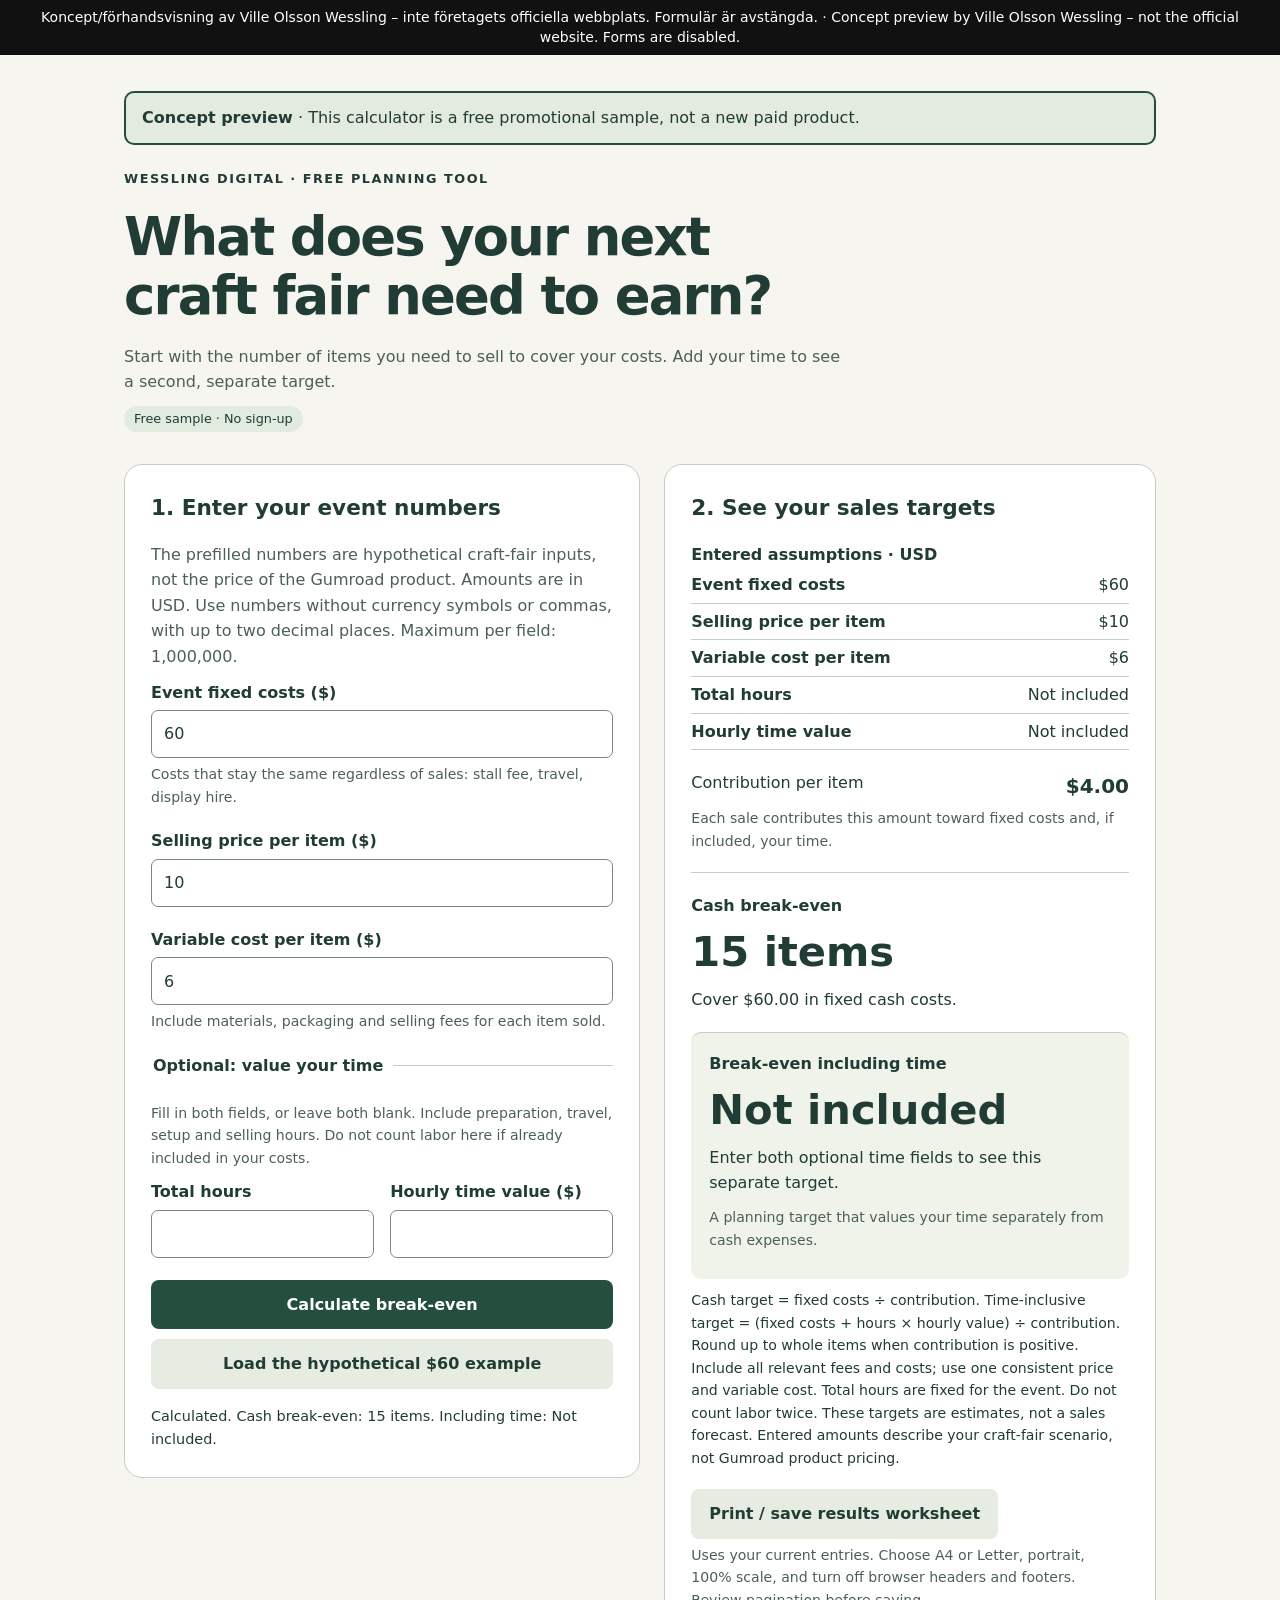
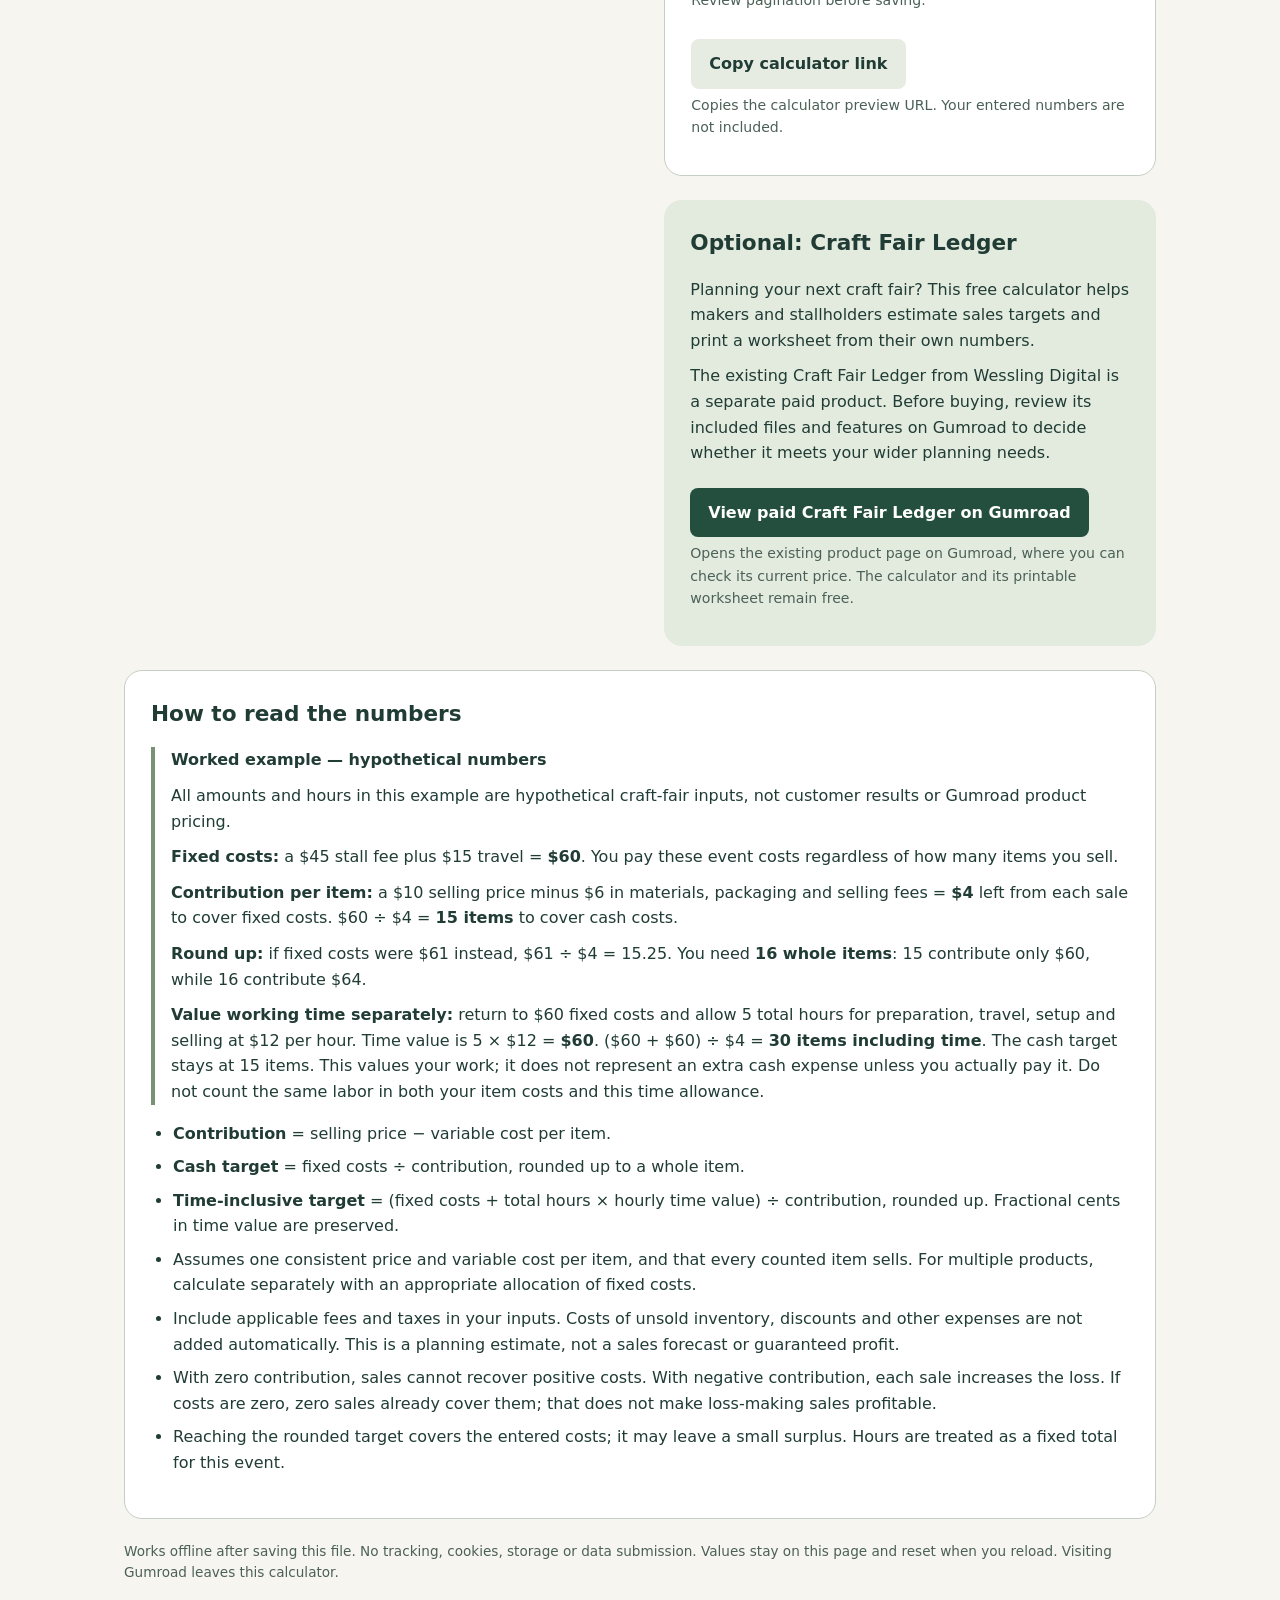
<file: craft-fair-break-even-calculator-f9e23a74/index.html>
<!doctype html>
<html lang="en">
<head><meta name="robots" content="noindex, nofollow">
<meta charset="utf-8">
<meta name="viewport" content="width=device-width, initial-scale=1">
<meta name="description" content="A free craft-fair break-even calculator. Estimate how many items cover your event costs, with a separate optional time-value target.">
<meta name="referrer" content="no-referrer">
<meta http-equiv="Content-Security-Policy" content="default-src 'none'; script-src 'unsafe-inline'; style-src 'unsafe-inline'; connect-src 'none'; img-src 'none'; font-src 'none'; base-uri 'none'; form-action 'none'">
<title>Craft Fair Break-Even Calculator · Wessling Digital</title>
<style>
:root{color-scheme:light;--ink:#203c35;--muted:#4b6057;--paper:#f7f5ef;--line:#c5cec4;--green:#244f3f;--error:#9a2323}
*{box-sizing:border-box}body{margin:0;background:var(--paper);color:var(--ink);font:1rem/1.6 system-ui,-apple-system,BlinkMacSystemFont,"Segoe UI",sans-serif}
main{max-width:1080px;margin:auto;padding:36px 24px 48px}.brand{font-size:.8rem;letter-spacing:.12em;text-transform:uppercase;font-weight:750}
header{max-width:720px;margin-bottom:32px}.tag{display:inline-block;padding:3px 10px;background:#e2ebdf;border-radius:30px;font-size:.8rem}
h1{font-size:clamp(2rem,5vw,3.3rem);line-height:1.12;letter-spacing:-.035em;margin:18px 0}h2{font-size:1.35rem;margin:0 0 16px}h3{font-size:1rem;margin:0}
p{margin:10px 0}header p,.hint,.fine{color:var(--muted)}.layout{display:grid;grid-template-columns:1.05fr 1fr;gap:24px;align-items:start}
.layout>*{min-width:0}.preview-banner{border:2px solid var(--green);border-radius:10px;padding:12px 16px;margin:0 0 24px;background:#e3ebdf;overflow-wrap:anywhere}
.panel{background:#fff;border:1px solid var(--line);border-radius:18px;padding:26px}.field{margin:0 0 20px}
label{display:block;font-weight:650;margin-bottom:5px}.hint{display:block;font-size:.88rem;margin-top:5px}
input{font:inherit;width:100%;min-height:48px;padding:9px 12px;border:1px solid #778b7c;border-radius:7px;color:var(--ink);background:#fff}
input[aria-invalid=true]{border:2px solid var(--error)}.error{display:block;color:var(--error);font-size:.9rem}.error:empty{display:none}
fieldset{min-width:0;margin:8px 0 22px;padding:18px 0 0;border:0;border-top:1px solid var(--line)}legend{font-weight:700;padding-right:10px}
.pair{display:grid;grid-template-columns:1fr 1fr;gap:16px}.pair .field{margin-bottom:0}
button,.cta{display:inline-block;font:inherit;font-weight:650;min-height:48px;border:0;border-radius:8px;padding:12px 18px;cursor:pointer;background:var(--green);color:#fff;text-align:center}
button:hover,.cta:hover{background:#163b2d}.secondary{background:#e6ece2;color:var(--ink);margin-top:10px}.secondary:hover{background:#d5e0d0}
button:focus-visible,a:focus-visible,input:focus-visible{outline:3px solid #9b5700;outline-offset:4px}.actions button{width:100%}
.status{font-size:.9rem;margin:16px 0 0}.result{border-top:1px solid var(--line);padding-top:20px;margin-top:20px}
.number{font-size:clamp(1.8rem,4vw,2.6rem);font-weight:750;line-height:1.2;margin:8px 0;overflow-wrap:anywhere}
.contribution{display:flex;justify-content:space-between;gap:14px;flex-wrap:wrap}.contribution strong{font-size:1.25rem}.time{background:#eff3ea;border-radius:10px;padding:18px}
.notes{margin-top:24px}.notes li{margin:8px 0}.notes ul{padding-left:22px}.example{border-left:4px solid #799274;padding:0 0 0 16px}
.promo{background:#e3ebdf;border-radius:18px;padding:26px;margin-top:24px}.cta{margin-top:12px;text-decoration:none;max-width:100%;overflow-wrap:anywhere}
footer{font-size:.85rem;color:var(--muted);margin-top:22px}noscript p{padding:16px;border:2px solid var(--error)}[hidden]{display:none!important}
@media(max-width:720px){main{padding:24px 16px}.layout{grid-template-columns:1fr}.panel,.promo{padding:20px}header{margin-bottom:24px}}
@media(max-width:380px){.pair{grid-template-columns:1fr}main{padding:20px 12px}}
.worksheet-title,.print-link{display:none}.worksheet-assumptions{margin:0 0 20px}.worksheet-assumptions dl{margin:0}.worksheet-assumptions dl>div{display:flex;justify-content:space-between;gap:16px;border-bottom:1px solid var(--line);padding:5px 0}.worksheet-assumptions dt{font-weight:600}.worksheet-assumptions dd{margin:0;text-align:right;overflow-wrap:anywhere}.worksheet-note{font-size:.88rem}.share-tools{margin-top:18px}.share-tools input{font-size:.85rem}.print-link{overflow-wrap:anywhere}
@page{size:auto;margin:12mm}
@media print{
body{background:white;color:#000;font:10pt/1.3 Arial,sans-serif}main{max-width:none;padding:0}
header,.input-panel,.notes,footer,.share-tools,.worksheet-actions,noscript{display:none!important}
.layout{display:block}.panel{border:0;border-radius:0;padding:0}.preview-banner{background:white;border:1px solid #555;border-radius:0;padding:6pt;margin:0 0 10pt;font-size:9pt}
.worksheet-title,.print-link{display:block}.screen-title{display:none}h1.worksheet-title{font-size:19pt;line-height:1.2;margin:0 0 10pt}h2{font-size:12pt;margin:0 0 6pt}h3{font-size:11pt}
p{margin:5pt 0}.hint,.fine{color:#222}.worksheet-assumptions{margin-bottom:10pt}.worksheet-assumptions dl>div{padding:3pt 0}.result{padding-top:8pt;margin-top:8pt;break-inside:avoid}.number{font-size:20pt;margin:4pt 0}.time{background:white;border:1px solid #777;border-radius:0;padding:8pt}.contribution strong{font-size:12pt}.hint,.worksheet-note{font-size:9pt}
.promo{background:white;border-radius:0;border-top:1px solid #777;margin-top:10pt;padding:8pt 0 0;break-inside:avoid}.promo .cta{display:none}.promo h2{font-size:11pt}.promo p{font-size:9pt}.print-link{font-size:9pt}.worksheet-assumptions{break-inside:avoid}
}
</style>
</head>
<body><div role="note" data-preview-banner style="position:sticky;top:0;z-index:2147483647;margin:0;background:#111;color:#fff;font:14px/1.4 system-ui,sans-serif;padding:8px 12px;text-align:center">Koncept/f&ouml;rhandsvisning av Ville Olsson Wessling &ndash; inte f&ouml;retagets officiella webbplats. Formul&auml;r &auml;r avst&auml;ngda. &middot; Concept preview by Ville Olsson Wessling &ndash; not the official website. Forms are disabled.</div>
<main>
<aside class="preview-banner" aria-label="Concept preview"><strong>Concept preview</strong> · This calculator is a free promotional sample, not a new paid product.</aside>
<header>
<div class="brand">Wessling Digital · Free planning tool</div>
<h1>What does your next<br>craft fair need to earn?</h1>
<p>Start with the number of items you need to sell to cover your costs. Add your time to see a second, separate target.</p>
<span class="tag">Free sample · No sign-up</span>
</header>
<noscript><p>Enable JavaScript to use the calculator. You can also calculate manually: fixed costs ÷ (selling price − variable cost), rounded up. This only works when the contribution is positive.</p></noscript>
<div class="layout">
<section class="panel input-panel" aria-labelledby="input-heading">
<h2 id="input-heading">1. Enter your event numbers</h2>
<p class="fine">The prefilled numbers are hypothetical craft-fair inputs, not the price of the Gumroad product. Amounts are in USD. Use numbers without currency symbols or commas, with up to two decimal places. Maximum per field: 1,000,000.</p>
<div id="calculator" role="group" aria-labelledby="input-heading">
<div class="field"><label for="fixed">Event fixed costs ($)</label>
<input id="fixed" name="fixed" type="text" inputmode="decimal" value="60" required aria-describedby="fixed-hint fixed-error">
<span class="hint" id="fixed-hint">Costs that stay the same regardless of sales: stall fee, travel, display hire.</span><span class="error" id="fixed-error"></span></div>
<div class="field"><label for="price">Selling price per item ($)</label>
<input id="price" name="price" type="text" inputmode="decimal" value="10" required aria-describedby="price-error"><span class="error" id="price-error"></span></div>
<div class="field"><label for="variable">Variable cost per item ($)</label>
<input id="variable" name="variable" type="text" inputmode="decimal" value="6" required aria-describedby="variable-hint variable-error">
<span class="hint" id="variable-hint">Include materials, packaging and selling fees for each item sold.</span><span class="error" id="variable-error"></span></div>
<fieldset><legend>Optional: value your time</legend>
<p class="hint">Fill in both fields, or leave both blank. Include preparation, travel, setup and selling hours. Do not count labor here if already included in your costs.</p>
<div class="pair">
<div class="field"><label for="hours">Total hours</label><input id="hours" name="hours" type="text" inputmode="decimal" aria-describedby="hours-error"><span class="error" id="hours-error"></span></div>
<div class="field"><label for="rate">Hourly time value ($)</label><input id="rate" name="rate" type="text" inputmode="decimal" aria-describedby="rate-error"><span class="error" id="rate-error"></span></div>
</div></fieldset>
<div class="actions"><button id="calculate" type="button">Calculate break-even</button><button id="example" type="button" class="secondary">Load the hypothetical $60 example</button></div>
<p id="status" class="status" role="status" aria-live="polite" aria-atomic="true"></p>
</div>
</section>
<div>
<section class="panel" aria-labelledby="result-heading">
<h1 class="worksheet-title">Craft Fair Break-Even Worksheet</h1>
<h2 id="result-heading" class="screen-title">2. See your sales targets</h2>
<p id="worksheet-warning" role="status" hidden>Worksheet unavailable. Correct the highlighted inputs and calculate again before printing.</p>
<div id="results" hidden>
<section class="worksheet-assumptions" aria-labelledby="worksheet-assumptions-heading">
<h3 id="worksheet-assumptions-heading">Entered assumptions · USD</h3>
<dl>
<div><dt>Event fixed costs</dt><dd id="assumption-fixed"></dd></div>
<div><dt>Selling price per item</dt><dd id="assumption-price"></dd></div>
<div><dt>Variable cost per item</dt><dd id="assumption-variable"></dd></div>
<div><dt>Total hours</dt><dd id="assumption-hours"></dd></div>
<div><dt>Hourly time value</dt><dd id="assumption-rate"></dd></div>
</dl></section>
<div class="contribution"><span>Contribution per item</span><strong id="contribution"></strong></div>
<p class="hint" id="margin-note"></p>
<div class="result"><h3>Cash break-even</h3><p class="number" id="cash-units"></p><p id="cash-detail"></p></div>
<div class="result time"><h3>Break-even including time</h3><p class="number" id="time-units"></p><p id="time-detail"></p><p class="hint">A planning target that values your time separately from cash expenses.</p></div>
<p class="worksheet-note">Cash target = fixed costs ÷ contribution. Time-inclusive target = (fixed costs + hours × hourly value) ÷ contribution. Round up to whole items when contribution is positive. Include all relevant fees and costs; use one consistent price and variable cost. Total hours are fixed for the event. Do not count labor twice. These targets are estimates, not a sales forecast. Entered amounts describe your craft-fair scenario, not Gumroad product pricing.</p>
</div>
<div class="worksheet-actions"><button id="print-worksheet" type="button" class="secondary">Print / save results worksheet</button><p class="hint">Uses your current entries. Choose A4 or Letter, portrait, 100% scale, and turn off browser headers and footers. Review pagination before saving.</p></div>
<div class="share-tools"><button id="copy-link" type="button" class="secondary">Copy calculator link</button><p class="hint">Copies the calculator preview URL. Your entered numbers are not included.</p><p id="copy-status" role="status" aria-live="polite" aria-atomic="true"></p><div id="copy-fallback" hidden><label for="share-url">Calculator URL — select and copy manually</label><input id="share-url" type="text" readonly></div></div>
</section>
<aside class="promo" aria-labelledby="ledger-heading">
<h2 id="ledger-heading">Optional: Craft Fair Ledger</h2>
<p>Planning your next craft fair? This free calculator helps makers and stallholders estimate sales targets and print a worksheet from their own numbers.</p>
<p>The existing Craft Fair Ledger from Wessling Digital is a separate paid product. Before buying, review its included files and features on Gumroad to decide whether it meets your wider planning needs.</p>
<a class="cta" id="product-link" href="https://wesslingdigital.gumroad.com/l/yxqdf" rel="noreferrer" aria-describedby="product-details">View paid Craft Fair Ledger on Gumroad</a>
<p class="print-link"><a href="https://wesslingdigital.gumroad.com/l/yxqdf" rel="noreferrer">View paid Craft Fair Ledger on Gumroad</a>: https://wesslingdigital.gumroad.com/l/yxqdf</p>
<p class="hint" id="product-details">Opens the existing product page on Gumroad, where you can check its current price. The calculator and its printable worksheet remain free.</p>
</aside>
</div>
</div>
<section class="panel notes" aria-labelledby="assumptions-heading">
<h2 id="assumptions-heading">How to read the numbers</h2>
<div class="example" aria-labelledby="example-heading">
<h3 id="example-heading">Worked example — hypothetical numbers</h3>
<p>All amounts and hours in this example are hypothetical craft-fair inputs, not customer results or Gumroad product pricing.</p>
<p><strong>Fixed costs:</strong> a $45 stall fee plus $15 travel = <strong>$60</strong>. You pay these event costs regardless of how many items you sell.</p>
<p><strong>Contribution per item:</strong> a $10 selling price minus $6 in materials, packaging and selling fees = <strong>$4</strong> left from each sale to cover fixed costs. $60 ÷ $4 = <strong>15 items</strong> to cover cash costs.</p>
<p><strong>Round up:</strong> if fixed costs were $61 instead, $61 ÷ $4 = 15.25. You need <strong>16 whole items</strong>: 15 contribute only $60, while 16 contribute $64.</p>
<p><strong>Value working time separately:</strong> return to $60 fixed costs and allow 5 total hours for preparation, travel, setup and selling at $12 per hour. Time value is 5 × $12 = <strong>$60</strong>. ($60 + $60) ÷ $4 = <strong>30 items including time</strong>. The cash target stays at 15 items. This values your work; it does not represent an extra cash expense unless you actually pay it. Do not count the same labor in both your item costs and this time allowance.</p>
</div>
<ul>
<li><strong>Contribution</strong> = selling price − variable cost per item.</li>
<li><strong>Cash target</strong> = fixed costs ÷ contribution, rounded up to a whole item.</li>
<li><strong>Time-inclusive target</strong> = (fixed costs + total hours × hourly time value) ÷ contribution, rounded up. Fractional cents in time value are preserved.</li>
<li>Assumes one consistent price and variable cost per item, and that every counted item sells. For multiple products, calculate separately with an appropriate allocation of fixed costs.</li>
<li>Include applicable fees and taxes in your inputs. Costs of unsold inventory, discounts and other expenses are not added automatically. This is a planning estimate, not a sales forecast or guaranteed profit.</li>
<li>With zero contribution, sales cannot recover positive costs. With negative contribution, each sale increases the loss. If costs are zero, zero sales already cover them; that does not make loss-making sales profitable.</li>
<li>Reaching the rounded target covers the entered costs; it may leave a small surplus. Hours are treated as a fixed total for this event.</li>
</ul>
</section>
<footer>Works offline after saving this file. No tracking, cookies, storage or data submission. Values stay on this page and reset when you reload. Visiting Gumroad leaves this calculator.</footer>
</main>
<script id="calculation-core">
"use strict";
(function (root) {
  const fields = {fixed: "Event fixed costs", price: "Selling price per item",
    variable: "Variable cost per item", hours: "Total hours", rate: "Hourly time value"};
  function parse(value, name) {
    const text = String(value ?? "").trim();
    if (!/^(?:\d+)(?:\.\d{1,2})?$/.test(text))
      throw new Error(name + ": enter a nonnegative number with up to two decimal places (for example, 12.50).");
    const [whole, fraction = ""] = text.split(".");
    if (whole.length > 7) throw new Error(name + ": use a value no greater than 1,000,000.");
    const scaled = BigInt(whole) * 100n + BigInt(fraction.padEnd(2, "0"));
    if (scaled > 100000000n) throw new Error(name + ": use a value no greater than 1,000,000.");
    return scaled;
  }
  function target(cost, margin) {
    if (cost === 0n) return {kind: "zero", units: "0"};
    if (margin <= 0n) return {kind: "impossible", units: null};
    return {kind: "reachable", units: ((cost + margin - 1n) / margin).toString()};
  }
  function calculate(raw) {
    const values = {}, errors = {};
    const hasHours = String(raw.hours ?? "").trim() !== "";
    const hasRate = String(raw.rate ?? "").trim() !== "";
    for (const key of ["fixed", "price", "variable", ...(hasHours || hasRate ? ["hours", "rate"] : [])]) {
      try { values[key] = parse(raw[key], fields[key]); }
      catch (error) { errors[key] = error.message; }
    }
    if (hasHours !== hasRate) {
      const key = hasHours ? "rate" : "hours";
      errors[key] = fields[key] + ": enter both time fields, or leave both blank.";
    }
    if (Object.keys(errors).length) return {ok: false, errors};
    const margin = values.price - values.variable;
    // Monetary numerators below are in ten-thousandths of a dollar.
    const cashCost = values.fixed * 100n;
    const timeCost = hasHours ? values.hours * values.rate : null;
    return {ok: true, margin, cashCost, timeCost,
      cash: target(cashCost, margin * 100n),
      inclusive: timeCost === null ? null : target(cashCost + timeCost, margin * 100n)};
  }
  function money(scaled) {
    const sign = scaled < 0n ? "-" : "";
    const n = scaled < 0n ? -scaled : scaled;
    const fraction = (n % 10000n).toString().padStart(4, "0").replace(/0{1,2}$/, "");
    return sign + "$" + (n / 10000n).toLocaleString("en-US") + "." + fraction;
  }
  root.CraftFair = Object.freeze({calculate, money});
})(globalThis);
</script>
<script id="calculator-ui">
"use strict";
const controls = document.getElementById("calculator");
const ids = ["fixed", "price", "variable", "hours", "rate"];
const status = document.getElementById("status");
const results = document.getElementById("results");
function clearErrors() {
  for (const id of ids) {
    document.getElementById(id).removeAttribute("aria-invalid");
    document.getElementById(id + "-error").textContent = "";
  }
}
function showTarget(prefix, result) {
  document.getElementById(prefix + "-units").textContent =
    result.kind === "impossible" ? "Not reachable" :
    BigInt(result.units).toLocaleString("en-US") + (result.units === "1" ? " item" : " items");
}
function render(focusError = false) {
  clearErrors();
  const raw = Object.fromEntries(ids.map(id => [id, document.getElementById(id).value]));
  const result = CraftFair.calculate(raw);
  if (!result.ok) {
    results.hidden = true;
    document.getElementById("worksheet-warning").hidden = false;
    status.textContent = "Please correct the highlighted fields, then calculate again.";
    for (const [id, message] of Object.entries(result.errors)) {
      document.getElementById(id).setAttribute("aria-invalid", "true");
      document.getElementById(id + "-error").textContent = message;
    }
    if (focusError) document.getElementById(Object.keys(result.errors)[0]).focus();
    return;
  }
  results.hidden = false;
  document.getElementById("worksheet-warning").hidden = true;
  for (const id of ids) {
    const value = raw[id].trim();
    // Validated numeric strings only; normalize leading zeros without floating-point rounding.
    const normalized = value ? value.replace(/^0+(?=\d)/, "") : "Not included";
    document.getElementById("assumption-" + id).textContent =
      value && id !== "hours" ? "$" + normalized : normalized;
  }
  document.getElementById("contribution").textContent = CraftFair.money(result.margin * 100n);
  showTarget("cash", result.cash);
  document.getElementById("cash-detail").textContent =
    result.cash.kind === "impossible" ? "Sales cannot recover your fixed costs at this price and variable cost." :
    result.cash.kind === "zero" ? "There are no fixed cash costs to recover at zero sales." :
    "Cover " + CraftFair.money(result.cashCost) + " in fixed cash costs.";
  document.getElementById("time-units").textContent = "Not included";
  document.getElementById("time-detail").textContent = "Enter both optional time fields to see this separate target.";
  if (result.inclusive) {
    showTarget("time", result.inclusive);
    document.getElementById("time-detail").textContent =
      "Time value: " + CraftFair.money(result.timeCost) + ". Total to cover: " +
      CraftFair.money(result.cashCost + result.timeCost) + "." +
      (result.inclusive.kind === "impossible" ? " Sales cannot cover this total at the current contribution." : "");
  }
  document.getElementById("margin-note").textContent =
    result.margin < 0n ? "Each sale loses " + CraftFair.money(-result.margin * 100n) +
      " before fixed costs and time. Selling more increases the loss. Any 0-item target only describes zero sales." :
    result.margin === 0n ? "Each sale covers only its variable cost. Nothing is left for fixed costs or time. A zero-cost target is already covered at zero sales." :
    "Each sale contributes this amount toward fixed costs and, if included, your time.";
  status.textContent = "Calculated. Cash break-even: " +
    document.getElementById("cash-units").textContent + ". Including time: " +
    document.getElementById("time-units").textContent + ".";
}
// Local calculations never submit data or change preview restrictions.
document.getElementById("calculate").addEventListener("click", () => render(true));
controls.addEventListener("keydown", event => {
  if (event.key === "Enter" && !event.isComposing && ids.includes(event.target.id)) {
    event.preventDefault();
    render(true);
  }
});
controls.addEventListener("input", () => {
  results.hidden = true;
  document.getElementById("worksheet-warning").hidden = false;
  status.textContent = "Inputs changed. Select Calculate break-even to update.";
  clearErrors();
});
document.getElementById("example").addEventListener("click", () => {
  const example = {fixed: "60", price: "10", variable: "6", hours: "", rate: ""};
  for (const id of ids) document.getElementById(id).value = example[id];
  render();
});
// Refresh before toolbar printing as well as the worksheet button; never print stale results.
window.addEventListener("beforeprint", () => render());
document.getElementById("print-worksheet").addEventListener("click", () => {
  render(true);
  if (!results.hidden) window.print();
});
const calculatorURL = "https://uggla493-collab.github.io/site-previews/craft-fair-break-even-calculator-fa44ae80/";
document.getElementById("share-url").value = calculatorURL;
document.getElementById("copy-link").addEventListener("click", async () => {
  const message = document.getElementById("copy-status");
  const fallback = document.getElementById("copy-fallback");
  try {
    await navigator.clipboard.writeText(calculatorURL);
    fallback.hidden = true;
    message.textContent = "Calculator link copied. Your entries are not included.";
  } catch (_) {
    fallback.hidden = false;
    message.textContent = "Automatic copying is unavailable. Copy the selected URL below.";
    const field = document.getElementById("share-url");
    field.focus();
    field.select();
  }
});
render();
</script>
</body>
</html>
</file>
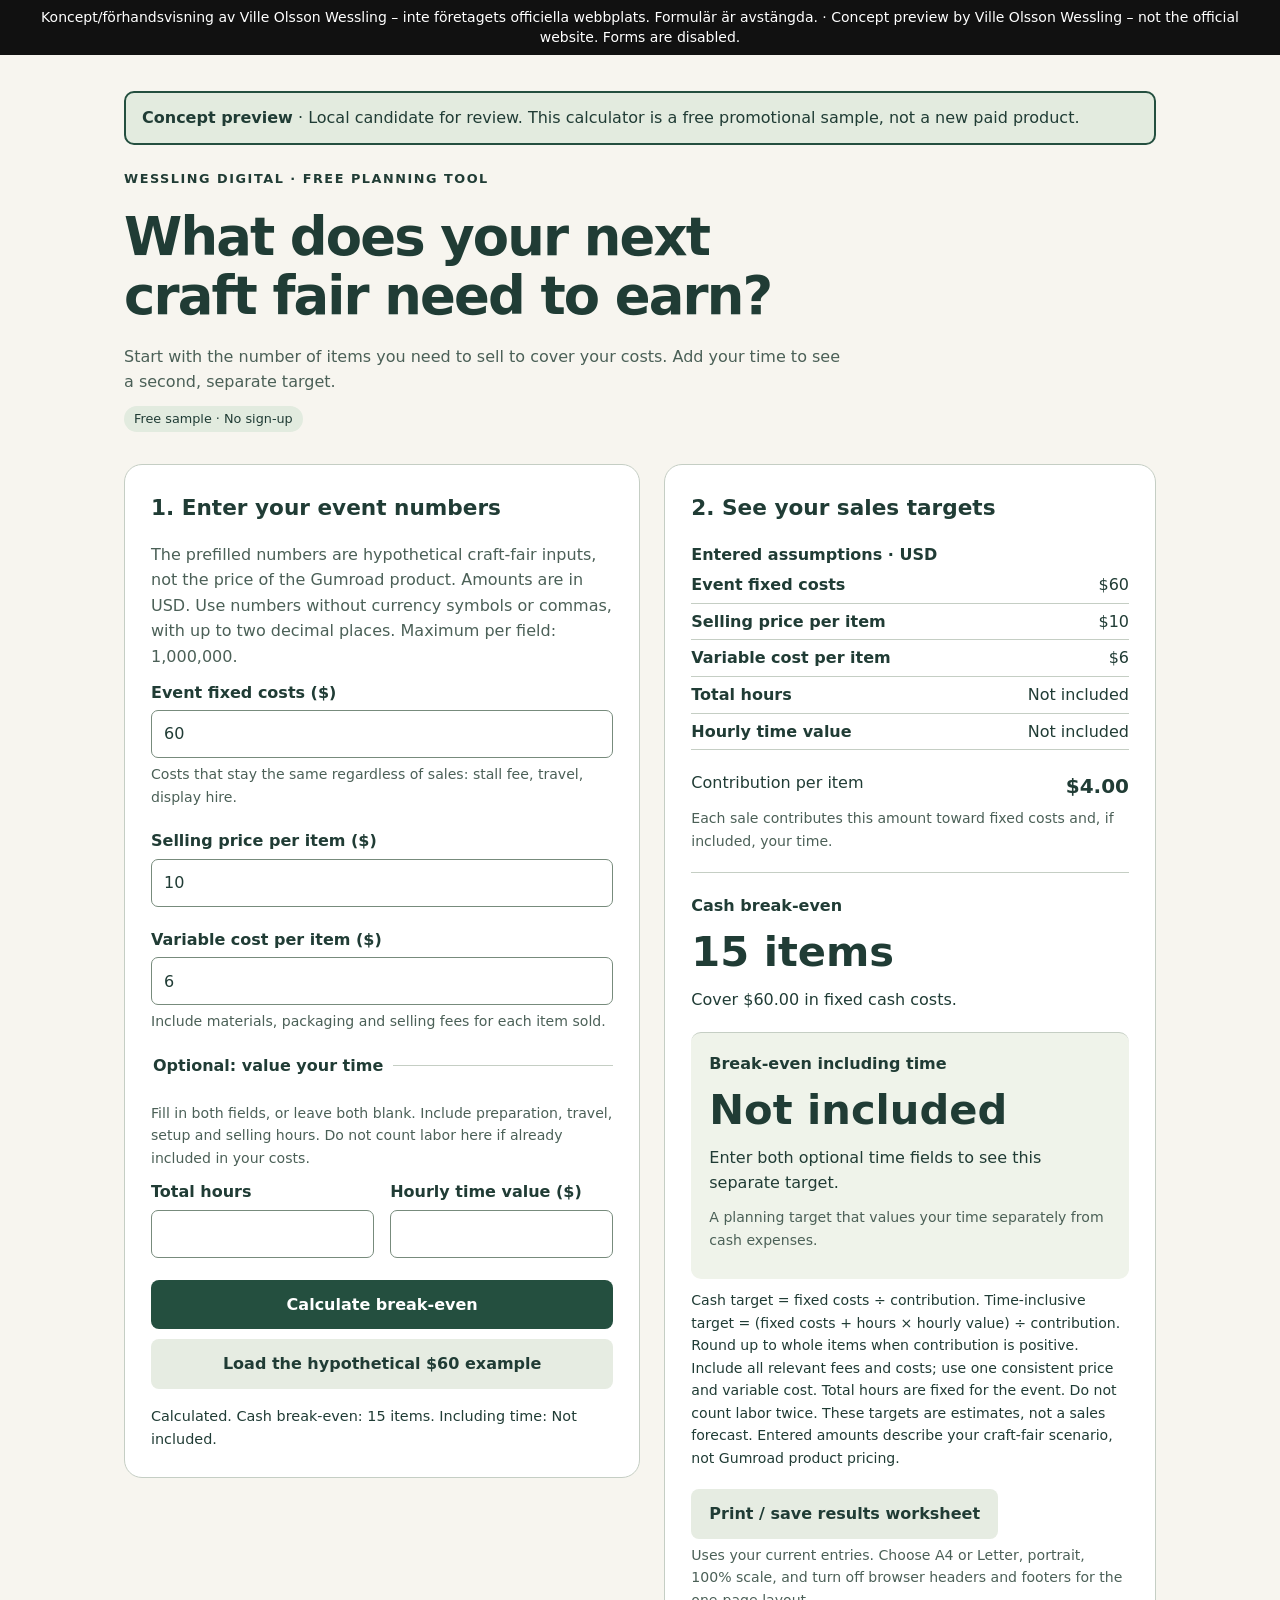
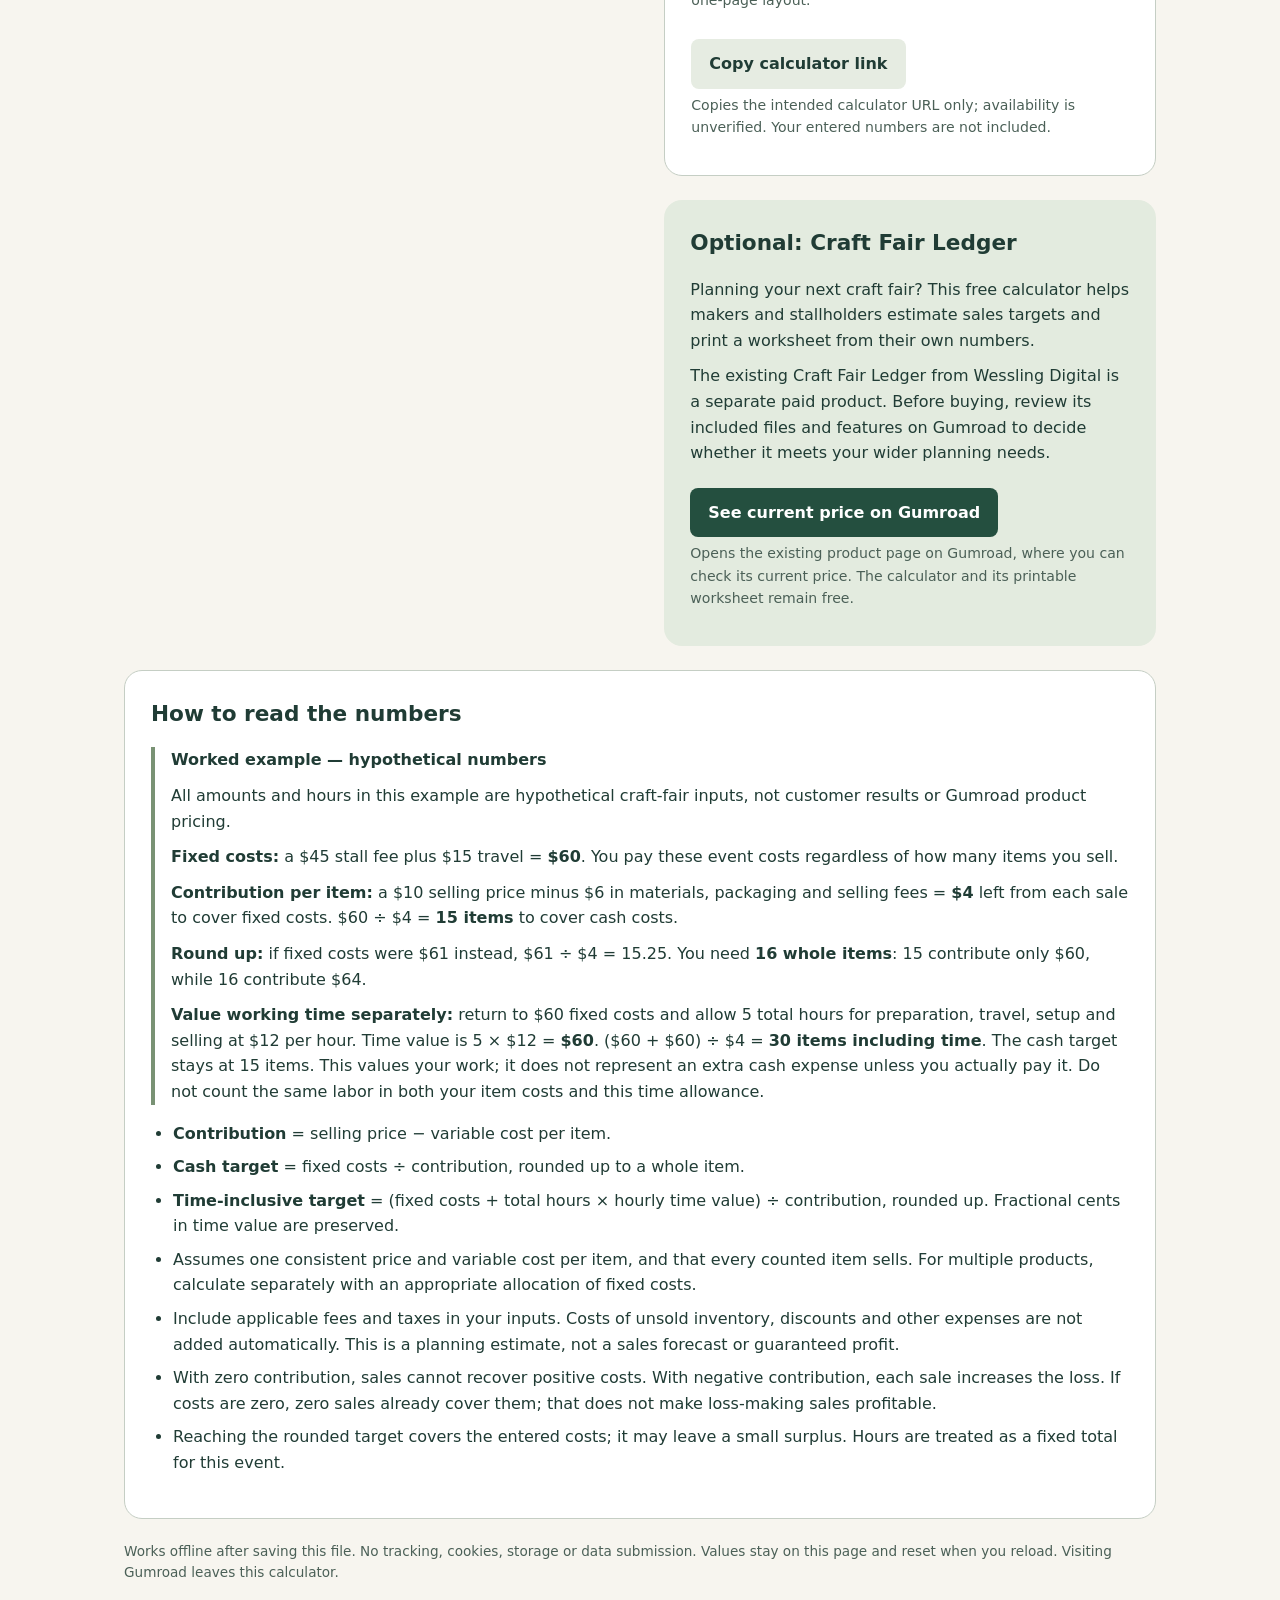
<file: craft-fair-break-even-calculator-fa44ae80/index.html>
<!doctype html>
<html lang="en">
<head><meta name="robots" content="noindex, nofollow">
<meta charset="utf-8">
<meta name="viewport" content="width=device-width, initial-scale=1">
<meta name="description" content="A free craft-fair break-even calculator. Estimate how many items cover your event costs, with a separate optional time-value target.">
<meta name="referrer" content="no-referrer">
<meta http-equiv="Content-Security-Policy" content="default-src 'none'; script-src 'unsafe-inline'; style-src 'unsafe-inline'; connect-src 'none'; img-src 'none'; font-src 'none'; base-uri 'none'; form-action 'none'">
<title>Craft Fair Break-Even Calculator · Wessling Digital</title>
<style>
:root{color-scheme:light;--ink:#203c35;--muted:#4b6057;--paper:#f7f5ef;--line:#c5cec4;--green:#244f3f;--error:#9a2323}
*{box-sizing:border-box}body{margin:0;background:var(--paper);color:var(--ink);font:1rem/1.6 system-ui,-apple-system,BlinkMacSystemFont,"Segoe UI",sans-serif}
main{max-width:1080px;margin:auto;padding:36px 24px 48px}.brand{font-size:.8rem;letter-spacing:.12em;text-transform:uppercase;font-weight:750}
header{max-width:720px;margin-bottom:32px}.tag{display:inline-block;padding:3px 10px;background:#e2ebdf;border-radius:30px;font-size:.8rem}
h1{font-size:clamp(2rem,5vw,3.3rem);line-height:1.12;letter-spacing:-.035em;margin:18px 0}h2{font-size:1.35rem;margin:0 0 16px}h3{font-size:1rem;margin:0}
p{margin:10px 0}header p,.hint,.fine{color:var(--muted)}.layout{display:grid;grid-template-columns:1.05fr 1fr;gap:24px;align-items:start}
.layout>*{min-width:0}.preview-banner{border:2px solid var(--green);border-radius:10px;padding:12px 16px;margin:0 0 24px;background:#e3ebdf;overflow-wrap:anywhere}
.panel{background:#fff;border:1px solid var(--line);border-radius:18px;padding:26px}.field{margin:0 0 20px}
label{display:block;font-weight:650;margin-bottom:5px}.hint{display:block;font-size:.88rem;margin-top:5px}
input{font:inherit;width:100%;min-height:48px;padding:9px 12px;border:1px solid #778b7c;border-radius:7px;color:var(--ink);background:#fff}
input[aria-invalid=true]{border:2px solid var(--error)}.error{display:block;color:var(--error);font-size:.9rem}.error:empty{display:none}
fieldset{min-width:0;margin:8px 0 22px;padding:18px 0 0;border:0;border-top:1px solid var(--line)}legend{font-weight:700;padding-right:10px}
.pair{display:grid;grid-template-columns:1fr 1fr;gap:16px}.pair .field{margin-bottom:0}
button,.cta{display:inline-block;font:inherit;font-weight:650;min-height:48px;border:0;border-radius:8px;padding:12px 18px;cursor:pointer;background:var(--green);color:#fff;text-align:center}
button:hover,.cta:hover{background:#163b2d}.secondary{background:#e6ece2;color:var(--ink);margin-top:10px}.secondary:hover{background:#d5e0d0}
button:focus-visible,a:focus-visible,input:focus-visible{outline:3px solid #9b5700;outline-offset:4px}.actions button{width:100%}
.status{font-size:.9rem;margin:16px 0 0}.result{border-top:1px solid var(--line);padding-top:20px;margin-top:20px}
.number{font-size:clamp(1.8rem,4vw,2.6rem);font-weight:750;line-height:1.2;margin:8px 0;overflow-wrap:anywhere}
.contribution{display:flex;justify-content:space-between;gap:14px;flex-wrap:wrap}.contribution strong{font-size:1.25rem}.time{background:#eff3ea;border-radius:10px;padding:18px}
.notes{margin-top:24px}.notes li{margin:8px 0}.notes ul{padding-left:22px}.example{border-left:4px solid #799274;padding:0 0 0 16px}
.promo{background:#e3ebdf;border-radius:18px;padding:26px;margin-top:24px}.cta{margin-top:12px;text-decoration:none;max-width:100%;overflow-wrap:anywhere}
footer{font-size:.85rem;color:var(--muted);margin-top:22px}noscript p{padding:16px;border:2px solid var(--error)}[hidden]{display:none!important}
@media(max-width:720px){main{padding:24px 16px}.layout{grid-template-columns:1fr}.panel,.promo{padding:20px}header{margin-bottom:24px}}
@media(max-width:380px){.pair{grid-template-columns:1fr}main{padding:20px 12px}}
.worksheet-title,.print-link{display:none}.worksheet-assumptions{margin:0 0 20px}.worksheet-assumptions dl{margin:0}.worksheet-assumptions dl>div{display:flex;justify-content:space-between;gap:16px;border-bottom:1px solid var(--line);padding:5px 0}.worksheet-assumptions dt{font-weight:600}.worksheet-assumptions dd{margin:0;text-align:right;overflow-wrap:anywhere}.worksheet-note{font-size:.88rem}.share-tools{margin-top:18px}.share-tools input{font-size:.85rem}.print-link{overflow-wrap:anywhere}
@page{size:auto;margin:12mm}
@media print{
body{background:white;color:#000;font:10pt/1.3 Arial,sans-serif}main{max-width:none;padding:0}
header,.input-panel,.notes,footer,.share-tools,.worksheet-actions,noscript{display:none!important}
.layout{display:block}.panel{border:0;border-radius:0;padding:0}.preview-banner{background:white;border:1px solid #555;border-radius:0;padding:6pt;margin:0 0 10pt;font-size:9pt}
.worksheet-title,.print-link{display:block}.screen-title{display:none}h1.worksheet-title{font-size:19pt;line-height:1.2;margin:0 0 10pt}h2{font-size:12pt;margin:0 0 6pt}h3{font-size:11pt}
p{margin:5pt 0}.hint,.fine{color:#222}.worksheet-assumptions{margin-bottom:10pt}.worksheet-assumptions dl>div{padding:3pt 0}.result{padding-top:8pt;margin-top:8pt;break-inside:avoid}.number{font-size:20pt;margin:4pt 0}.time{background:white;border:1px solid #777;border-radius:0;padding:8pt}.contribution strong{font-size:12pt}.hint,.worksheet-note{font-size:9pt}
.promo{background:white;border-radius:0;border-top:1px solid #777;margin-top:10pt;padding:8pt 0 0;break-inside:avoid}.promo .cta{display:none}.promo h2{font-size:11pt}.promo p{font-size:9pt}.print-link{font-size:9pt}.worksheet-assumptions{break-inside:avoid}
}
</style>
</head>
<body><div role="note" data-preview-banner style="position:sticky;top:0;z-index:2147483647;margin:0;background:#111;color:#fff;font:14px/1.4 system-ui,sans-serif;padding:8px 12px;text-align:center">Koncept/f&ouml;rhandsvisning av Ville Olsson Wessling &ndash; inte f&ouml;retagets officiella webbplats. Formul&auml;r &auml;r avst&auml;ngda. &middot; Concept preview by Ville Olsson Wessling &ndash; not the official website. Forms are disabled.</div>
<main>
<aside class="preview-banner" aria-label="Concept preview"><strong>Concept preview</strong> · Local candidate for review. This calculator is a free promotional sample, not a new paid product.</aside>
<header>
<div class="brand">Wessling Digital · Free planning tool</div>
<h1>What does your next<br>craft fair need to earn?</h1>
<p>Start with the number of items you need to sell to cover your costs. Add your time to see a second, separate target.</p>
<span class="tag">Free sample · No sign-up</span>
</header>
<noscript><p>Enable JavaScript to use the calculator. You can also calculate manually: fixed costs ÷ (selling price − variable cost), rounded up. This only works when the contribution is positive.</p></noscript>
<div class="layout">
<section class="panel input-panel" aria-labelledby="input-heading">
<h2 id="input-heading">1. Enter your event numbers</h2>
<p class="fine">The prefilled numbers are hypothetical craft-fair inputs, not the price of the Gumroad product. Amounts are in USD. Use numbers without currency symbols or commas, with up to two decimal places. Maximum per field: 1,000,000.</p>
<form id="calculator" novalidate action="#" onsubmit="return false" data-preview="disabled">
<div class="field"><label for="fixed">Event fixed costs ($)</label>
<input id="fixed" name="fixed" type="text" inputmode="decimal" value="60" required aria-describedby="fixed-hint fixed-error">
<span class="hint" id="fixed-hint">Costs that stay the same regardless of sales: stall fee, travel, display hire.</span><span class="error" id="fixed-error"></span></div>
<div class="field"><label for="price">Selling price per item ($)</label>
<input id="price" name="price" type="text" inputmode="decimal" value="10" required aria-describedby="price-error"><span class="error" id="price-error"></span></div>
<div class="field"><label for="variable">Variable cost per item ($)</label>
<input id="variable" name="variable" type="text" inputmode="decimal" value="6" required aria-describedby="variable-hint variable-error">
<span class="hint" id="variable-hint">Include materials, packaging and selling fees for each item sold.</span><span class="error" id="variable-error"></span></div>
<fieldset><legend>Optional: value your time</legend>
<p class="hint">Fill in both fields, or leave both blank. Include preparation, travel, setup and selling hours. Do not count labor here if already included in your costs.</p>
<div class="pair">
<div class="field"><label for="hours">Total hours</label><input id="hours" name="hours" type="text" inputmode="decimal" aria-describedby="hours-error"><span class="error" id="hours-error"></span></div>
<div class="field"><label for="rate">Hourly time value ($)</label><input id="rate" name="rate" type="text" inputmode="decimal" aria-describedby="rate-error"><span class="error" id="rate-error"></span></div>
</div></fieldset>
<div class="actions"><button type="submit">Calculate break-even</button><button id="example" type="button" class="secondary">Load the hypothetical $60 example</button></div>
<p id="status" class="status" role="status" aria-live="polite" aria-atomic="true"></p>
</form>
</section>
<div>
<section class="panel" aria-labelledby="result-heading">
<h1 class="worksheet-title">Craft Fair Break-Even Worksheet</h1>
<h2 id="result-heading" class="screen-title">2. See your sales targets</h2>
<p id="worksheet-warning" role="status" hidden>Worksheet unavailable. Correct the highlighted inputs and calculate again before printing.</p>
<div id="results" hidden>
<section class="worksheet-assumptions" aria-labelledby="worksheet-assumptions-heading">
<h3 id="worksheet-assumptions-heading">Entered assumptions · USD</h3>
<dl>
<div><dt>Event fixed costs</dt><dd id="assumption-fixed"></dd></div>
<div><dt>Selling price per item</dt><dd id="assumption-price"></dd></div>
<div><dt>Variable cost per item</dt><dd id="assumption-variable"></dd></div>
<div><dt>Total hours</dt><dd id="assumption-hours"></dd></div>
<div><dt>Hourly time value</dt><dd id="assumption-rate"></dd></div>
</dl></section>
<div class="contribution"><span>Contribution per item</span><strong id="contribution"></strong></div>
<p class="hint" id="margin-note"></p>
<div class="result"><h3>Cash break-even</h3><p class="number" id="cash-units"></p><p id="cash-detail"></p></div>
<div class="result time"><h3>Break-even including time</h3><p class="number" id="time-units"></p><p id="time-detail"></p><p class="hint">A planning target that values your time separately from cash expenses.</p></div>
<p class="worksheet-note">Cash target = fixed costs ÷ contribution. Time-inclusive target = (fixed costs + hours × hourly value) ÷ contribution. Round up to whole items when contribution is positive. Include all relevant fees and costs; use one consistent price and variable cost. Total hours are fixed for the event. Do not count labor twice. These targets are estimates, not a sales forecast. Entered amounts describe your craft-fair scenario, not Gumroad product pricing.</p>
</div>
<div class="worksheet-actions"><button id="print-worksheet" type="button" class="secondary">Print / save results worksheet</button><p class="hint">Uses your current entries. Choose A4 or Letter, portrait, 100% scale, and turn off browser headers and footers for the one-page layout.</p></div>
<div class="share-tools"><button id="copy-link" type="button" class="secondary">Copy calculator link</button><p class="hint">Copies the intended calculator URL only; availability is unverified. Your entered numbers are not included.</p><p id="copy-status" role="status" aria-live="polite" aria-atomic="true"></p><div id="copy-fallback" hidden><label for="share-url">Calculator URL — select and copy manually</label><input id="share-url" type="text" readonly></div></div>
</section>
<aside class="promo" aria-labelledby="ledger-heading">
<h2 id="ledger-heading">Optional: Craft Fair Ledger</h2>
<p>Planning your next craft fair? This free calculator helps makers and stallholders estimate sales targets and print a worksheet from their own numbers.</p>
<p>The existing Craft Fair Ledger from Wessling Digital is a separate paid product. Before buying, review its included files and features on Gumroad to decide whether it meets your wider planning needs.</p>
<a class="cta" id="product-link" href="https://wesslingdigital.gumroad.com/l/yxqdf" rel="noreferrer" aria-describedby="product-details">See current price on Gumroad</a>
<p class="print-link"><a href="https://wesslingdigital.gumroad.com/l/yxqdf" rel="noreferrer">See current price on Gumroad</a>: https://wesslingdigital.gumroad.com/l/yxqdf</p>
<p class="hint" id="product-details">Opens the existing product page on Gumroad, where you can check its current price. The calculator and its printable worksheet remain free.</p>
</aside>
</div>
</div>
<section class="panel notes" aria-labelledby="assumptions-heading">
<h2 id="assumptions-heading">How to read the numbers</h2>
<div class="example" aria-labelledby="example-heading">
<h3 id="example-heading">Worked example — hypothetical numbers</h3>
<p>All amounts and hours in this example are hypothetical craft-fair inputs, not customer results or Gumroad product pricing.</p>
<p><strong>Fixed costs:</strong> a $45 stall fee plus $15 travel = <strong>$60</strong>. You pay these event costs regardless of how many items you sell.</p>
<p><strong>Contribution per item:</strong> a $10 selling price minus $6 in materials, packaging and selling fees = <strong>$4</strong> left from each sale to cover fixed costs. $60 ÷ $4 = <strong>15 items</strong> to cover cash costs.</p>
<p><strong>Round up:</strong> if fixed costs were $61 instead, $61 ÷ $4 = 15.25. You need <strong>16 whole items</strong>: 15 contribute only $60, while 16 contribute $64.</p>
<p><strong>Value working time separately:</strong> return to $60 fixed costs and allow 5 total hours for preparation, travel, setup and selling at $12 per hour. Time value is 5 × $12 = <strong>$60</strong>. ($60 + $60) ÷ $4 = <strong>30 items including time</strong>. The cash target stays at 15 items. This values your work; it does not represent an extra cash expense unless you actually pay it. Do not count the same labor in both your item costs and this time allowance.</p>
</div>
<ul>
<li><strong>Contribution</strong> = selling price − variable cost per item.</li>
<li><strong>Cash target</strong> = fixed costs ÷ contribution, rounded up to a whole item.</li>
<li><strong>Time-inclusive target</strong> = (fixed costs + total hours × hourly time value) ÷ contribution, rounded up. Fractional cents in time value are preserved.</li>
<li>Assumes one consistent price and variable cost per item, and that every counted item sells. For multiple products, calculate separately with an appropriate allocation of fixed costs.</li>
<li>Include applicable fees and taxes in your inputs. Costs of unsold inventory, discounts and other expenses are not added automatically. This is a planning estimate, not a sales forecast or guaranteed profit.</li>
<li>With zero contribution, sales cannot recover positive costs. With negative contribution, each sale increases the loss. If costs are zero, zero sales already cover them; that does not make loss-making sales profitable.</li>
<li>Reaching the rounded target covers the entered costs; it may leave a small surplus. Hours are treated as a fixed total for this event.</li>
</ul>
</section>
<footer>Works offline after saving this file. No tracking, cookies, storage or data submission. Values stay on this page and reset when you reload. Visiting Gumroad leaves this calculator.</footer>
</main>
<script id="calculation-core">
"use strict";
(function (root) {
  const fields = {fixed: "Event fixed costs", price: "Selling price per item",
    variable: "Variable cost per item", hours: "Total hours", rate: "Hourly time value"};
  function parse(value, name) {
    const text = String(value ?? "").trim();
    if (!/^(?:\d+)(?:\.\d{1,2})?$/.test(text))
      throw new Error(name + ": enter a nonnegative number with up to two decimal places (for example, 12.50).");
    const [whole, fraction = ""] = text.split(".");
    if (whole.length > 7) throw new Error(name + ": use a value no greater than 1,000,000.");
    const scaled = BigInt(whole) * 100n + BigInt(fraction.padEnd(2, "0"));
    if (scaled > 100000000n) throw new Error(name + ": use a value no greater than 1,000,000.");
    return scaled;
  }
  function target(cost, margin) {
    if (cost === 0n) return {kind: "zero", units: "0"};
    if (margin <= 0n) return {kind: "impossible", units: null};
    return {kind: "reachable", units: ((cost + margin - 1n) / margin).toString()};
  }
  function calculate(raw) {
    const values = {}, errors = {};
    const hasHours = String(raw.hours ?? "").trim() !== "";
    const hasRate = String(raw.rate ?? "").trim() !== "";
    for (const key of ["fixed", "price", "variable", ...(hasHours || hasRate ? ["hours", "rate"] : [])]) {
      try { values[key] = parse(raw[key], fields[key]); }
      catch (error) { errors[key] = error.message; }
    }
    if (hasHours !== hasRate) {
      const key = hasHours ? "rate" : "hours";
      errors[key] = fields[key] + ": enter both time fields, or leave both blank.";
    }
    if (Object.keys(errors).length) return {ok: false, errors};
    const margin = values.price - values.variable;
    // Monetary numerators below are in ten-thousandths of a dollar.
    const cashCost = values.fixed * 100n;
    const timeCost = hasHours ? values.hours * values.rate : null;
    return {ok: true, margin, cashCost, timeCost,
      cash: target(cashCost, margin * 100n),
      inclusive: timeCost === null ? null : target(cashCost + timeCost, margin * 100n)};
  }
  function money(scaled) {
    const sign = scaled < 0n ? "-" : "";
    const n = scaled < 0n ? -scaled : scaled;
    const fraction = (n % 10000n).toString().padStart(4, "0").replace(/0{1,2}$/, "");
    return sign + "$" + (n / 10000n).toLocaleString("en-US") + "." + fraction;
  }
  root.CraftFair = Object.freeze({calculate, money});
})(globalThis);
</script>
<script id="calculator-ui">
"use strict";
const form = document.getElementById("calculator");
const ids = ["fixed", "price", "variable", "hours", "rate"];
const status = document.getElementById("status");
const results = document.getElementById("results");
function clearErrors() {
  for (const id of ids) {
    document.getElementById(id).removeAttribute("aria-invalid");
    document.getElementById(id + "-error").textContent = "";
  }
}
function showTarget(prefix, result) {
  document.getElementById(prefix + "-units").textContent =
    result.kind === "impossible" ? "Not reachable" :
    BigInt(result.units).toLocaleString("en-US") + (result.units === "1" ? " item" : " items");
}
function render(focusError = false) {
  clearErrors();
  const raw = Object.fromEntries(ids.map(id => [id, document.getElementById(id).value]));
  const result = CraftFair.calculate(raw);
  if (!result.ok) {
    results.hidden = true;
    document.getElementById("worksheet-warning").hidden = false;
    status.textContent = "Please correct the highlighted fields, then calculate again.";
    for (const [id, message] of Object.entries(result.errors)) {
      document.getElementById(id).setAttribute("aria-invalid", "true");
      document.getElementById(id + "-error").textContent = message;
    }
    if (focusError) document.getElementById(Object.keys(result.errors)[0]).focus();
    return;
  }
  results.hidden = false;
  document.getElementById("worksheet-warning").hidden = true;
  for (const id of ids) {
    const value = raw[id].trim();
    // Validated numeric strings only; normalize leading zeros without floating-point rounding.
    const normalized = value ? value.replace(/^0+(?=\d)/, "") : "Not included";
    document.getElementById("assumption-" + id).textContent =
      value && id !== "hours" ? "$" + normalized : normalized;
  }
  document.getElementById("contribution").textContent = CraftFair.money(result.margin * 100n);
  showTarget("cash", result.cash);
  document.getElementById("cash-detail").textContent =
    result.cash.kind === "impossible" ? "Sales cannot recover your fixed costs at this price and variable cost." :
    result.cash.kind === "zero" ? "There are no fixed cash costs to recover at zero sales." :
    "Cover " + CraftFair.money(result.cashCost) + " in fixed cash costs.";
  document.getElementById("time-units").textContent = "Not included";
  document.getElementById("time-detail").textContent = "Enter both optional time fields to see this separate target.";
  if (result.inclusive) {
    showTarget("time", result.inclusive);
    document.getElementById("time-detail").textContent =
      "Time value: " + CraftFair.money(result.timeCost) + ". Total to cover: " +
      CraftFair.money(result.cashCost + result.timeCost) + "." +
      (result.inclusive.kind === "impossible" ? " Sales cannot cover this total at the current contribution." : "");
  }
  document.getElementById("margin-note").textContent =
    result.margin < 0n ? "Each sale loses " + CraftFair.money(-result.margin * 100n) +
      " before fixed costs and time. Selling more increases the loss. Any 0-item target only describes zero sales." :
    result.margin === 0n ? "Each sale covers only its variable cost. Nothing is left for fixed costs or time. A zero-cost target is already covered at zero sales." :
    "Each sale contributes this amount toward fixed costs and, if included, your time.";
  status.textContent = "Calculated. Cash break-even: " +
    document.getElementById("cash-units").textContent + ". Including time: " +
    document.getElementById("time-units").textContent + ".";
}
form.addEventListener("submit", event => { event.preventDefault(); render(true); });
form.addEventListener("input", () => {
  results.hidden = true;
  document.getElementById("worksheet-warning").hidden = false;
  status.textContent = "Inputs changed. Select Calculate break-even to update.";
  clearErrors();
});
document.getElementById("example").addEventListener("click", () => {
  const example = {fixed: "60", price: "10", variable: "6", hours: "", rate: ""};
  for (const id of ids) document.getElementById(id).value = example[id];
  render();
});
// Refresh before toolbar printing as well as the worksheet button; never print stale results.
window.addEventListener("beforeprint", () => render());
document.getElementById("print-worksheet").addEventListener("click", () => {
  render(true);
  if (!results.hidden) window.print();
});
const calculatorURL = "https://uggla493-collab.github.io/site-previews/craft-fair-break-even-calculator-4b9a3f36/";
document.getElementById("share-url").value = calculatorURL;
document.getElementById("copy-link").addEventListener("click", async () => {
  const message = document.getElementById("copy-status");
  const fallback = document.getElementById("copy-fallback");
  try {
    await navigator.clipboard.writeText(calculatorURL);
    fallback.hidden = true;
    message.textContent = "Calculator link copied. Your entries are not included.";
  } catch (_) {
    fallback.hidden = false;
    message.textContent = "Automatic copying is unavailable. Copy the selected URL below.";
    const field = document.getElementById("share-url");
    field.focus();
    field.select();
  }
});
render();
</script>
</body>
</html>
</file>
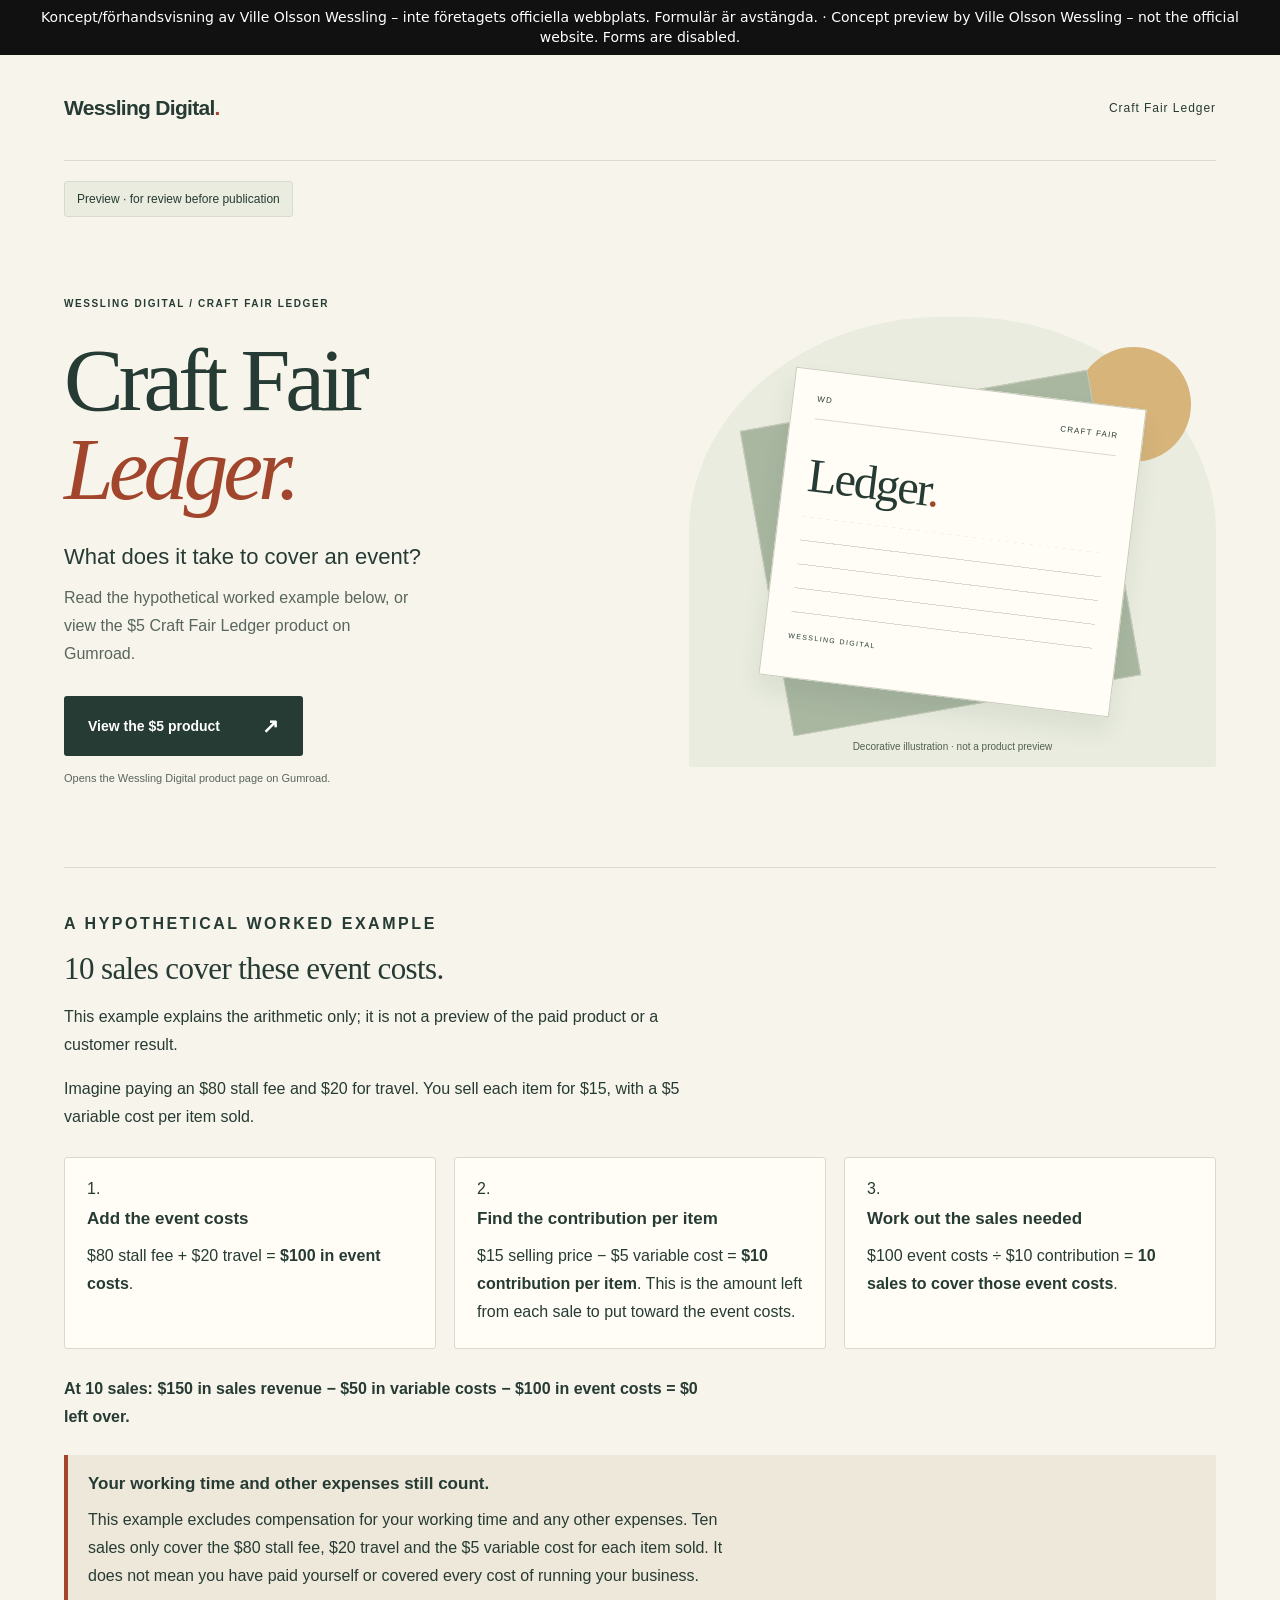
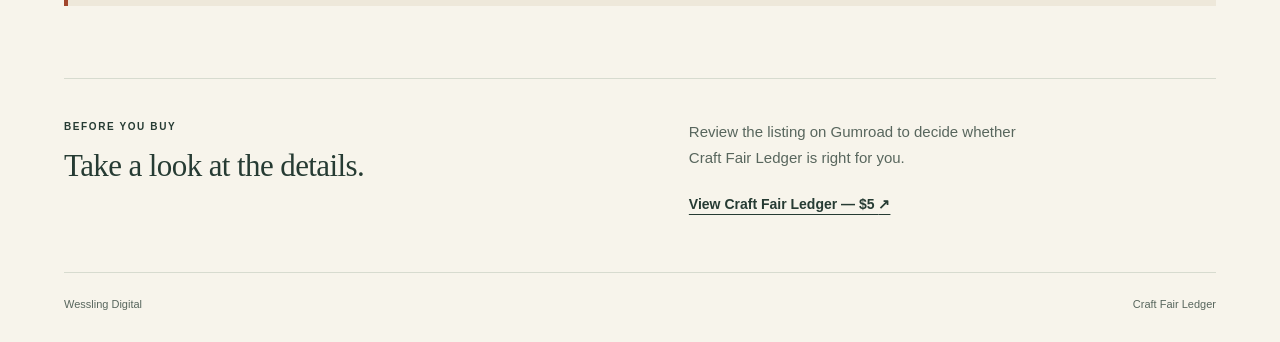
<file: craft-fair-ledger-landing-1e811986/index.html>
<!doctype html>
<html lang="en">
<head><meta name="robots" content="noindex, nofollow">
  <meta charset="utf-8">
  <meta name="viewport" content="width=device-width, initial-scale=1">
  <meta name="description" content="Explore Craft Fair Ledger from Wessling Digital. View product details and purchase options on Gumroad.">
  <meta name="robots" content="noindex, nofollow, noarchive">
  <meta name="color-scheme" content="light">
  <title>Craft Fair Ledger | Wessling Digital</title>
  <link rel="stylesheet" href="./styles.css">
</head>
<body><div role="note" data-preview-banner style="position:sticky;top:0;z-index:2147483647;margin:0;background:#111;color:#fff;font:14px/1.4 system-ui,sans-serif;padding:8px 12px;text-align:center">Koncept/f&ouml;rhandsvisning av Ville Olsson Wessling &ndash; inte f&ouml;retagets officiella webbplats. Formul&auml;r &auml;r avst&auml;ngda. &middot; Concept preview by Ville Olsson Wessling &ndash; not the official website. Forms are disabled.</div>
  <a class="skip-link" href="#main">Skip to content</a>
  <div class="page">
    <header class="header">
      <span class="brand">Wessling Digital<span class="brand-dot" aria-hidden="true">.</span></span>
      <span class="header-note">Craft Fair Ledger</span>
    </header>
    <p class="preview-label" role="note">Preview · for review before publication</p>
    <main id="main">
      <section class="hero" aria-labelledby="title">
        <div class="hero-copy">
          <p class="eyebrow">Wessling Digital / Craft Fair Ledger</p>
          <h1 id="title">Craft Fair<br><em>Ledger.</em></h1>
          <p class="intro">What does it take to cover an event?</p>
          <p class="description">Read the hypothetical worked example below, or view the $5 Craft Fair Ledger product on Gumroad.</p>
          <a class="button" href="https://wesslingdigital.gumroad.com/l/yxqdf">View the $5 product <span aria-hidden="true">↗</span></a>
          <p class="link-note">Opens the Wessling Digital product page on Gumroad.</p>
        </div>
        <div class="art" aria-hidden="true">
          <div class="sun"></div>
          <div class="paper paper-back"></div>
          <div class="paper paper-front">
            <div class="paper-top"><span>WD</span><span>CRAFT FAIR</span></div>
            <div class="paper-title">Ledger<span>.</span></div>
            <div class="ruled-lines"></div>
            <div class="paper-bottom">WESSLING DIGITAL</div>
          </div>
          <span class="art-caption">Decorative illustration · not a product preview</span>
        </div>
      </section>
      <section class="worked-example" aria-labelledby="example-title">
        <p class="eyebrow">A hypothetical worked example</p>
        <h2 id="example-title">10 sales cover these event costs.</h2>
        <p>This example explains the arithmetic only; it is not a preview of the paid product or a customer result.</p>
        <p>Imagine paying an $80 stall fee and $20 for travel. You sell each item for $15, with a $5 variable cost per item sold.</p>
        <ol class="calculation-steps">
          <li><h3>Add the event costs</h3><p>$80 stall fee + $20 travel = <strong>$100 in event costs</strong>.</p></li>
          <li><h3>Find the contribution per item</h3><p>$15 selling price − $5 variable cost = <strong>$10 contribution per item</strong>. This is the amount left from each sale to put toward the event costs.</p></li>
          <li><h3>Work out the sales needed</h3><p>$100 event costs ÷ $10 contribution = <strong>10 sales to cover those event costs</strong>.</p></li>
        </ol>
        <p class="example-check">At 10 sales: $150 in sales revenue − $50 in variable costs − $100 in event costs = $0 left over.</p>
        <aside class="example-limit" aria-labelledby="limit-title"><h3 id="limit-title">Your working time and other expenses still count.</h3><p>This example excludes compensation for your working time and any other expenses. Ten sales only cover the $80 stall fee, $20 travel and the $5 variable cost for each item sold. It does not mean you have paid yourself or covered every cost of running your business.</p></aside>
      </section>
      <section class="next-step" aria-labelledby="next-title">
        <div><p class="eyebrow">Before you buy</p><h2 id="next-title">Take a look at the details.</h2></div>
        <div><p>Review the listing on Gumroad to decide whether Craft Fair Ledger is right for you.</p><a class="text-link" href="https://wesslingdigital.gumroad.com/l/yxqdf">View Craft Fair Ledger — $5 <span aria-hidden="true">↗</span></a></div>
      </section>
    </main>
    <footer><span>Wessling Digital</span><span>Craft Fair Ledger</span></footer>
  </div>
</body>
</html>
</file>
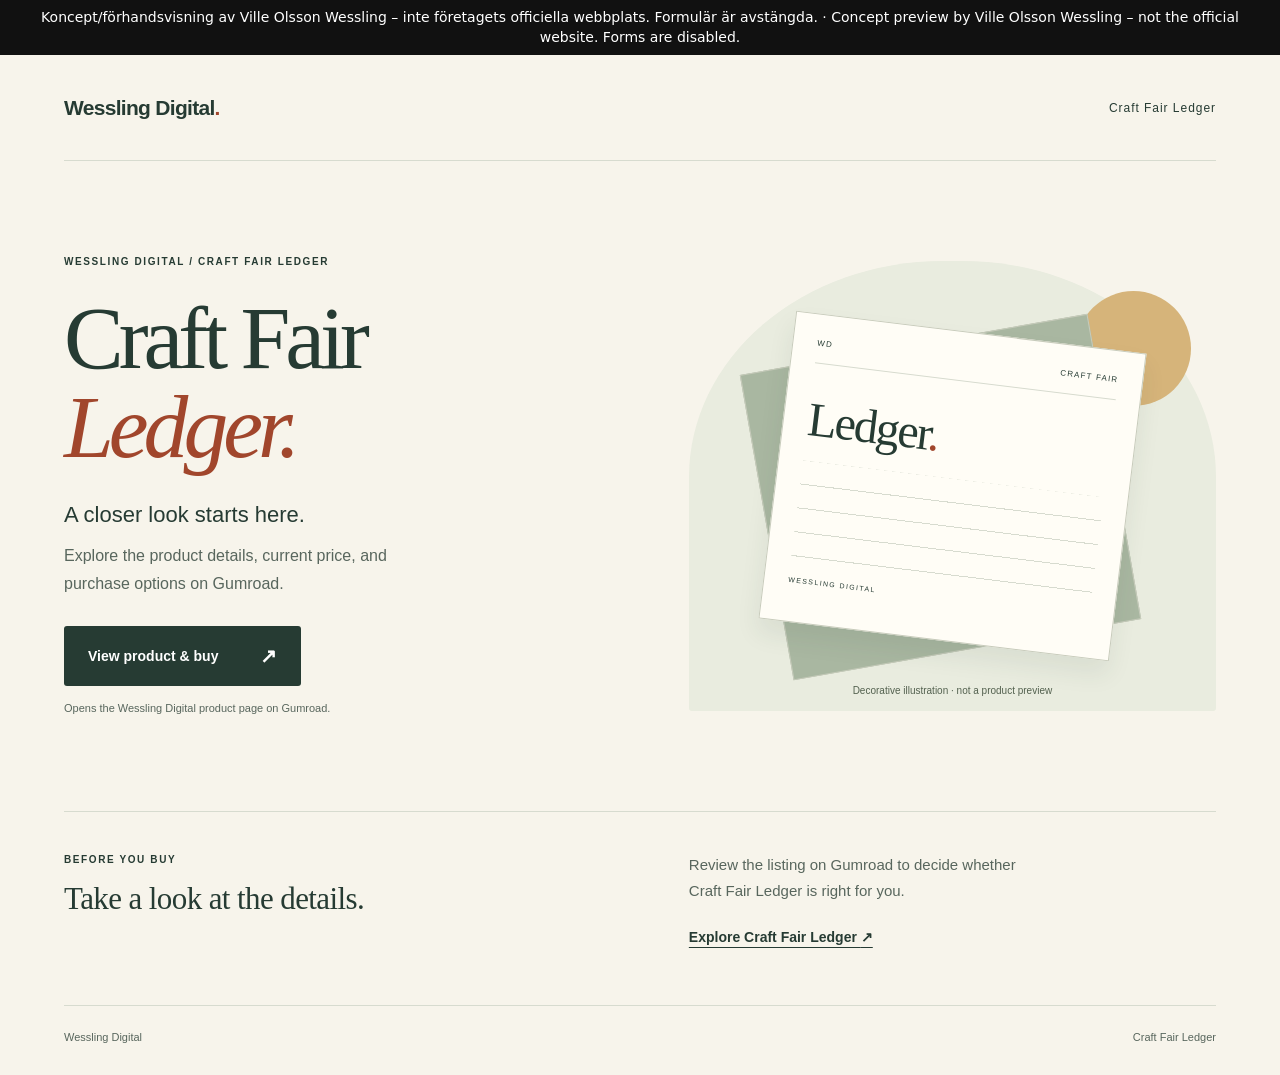
<file: craft-fair-ledger-landing-b351c733/index.html>
<!doctype html>
<html lang="en">
<head><meta name="robots" content="noindex, nofollow">
  <meta charset="utf-8">
  <meta name="viewport" content="width=device-width, initial-scale=1">
  <meta name="description" content="Explore Craft Fair Ledger from Wessling Digital. View product details and purchase options on Gumroad.">
  <meta name="color-scheme" content="light">
  <title>Craft Fair Ledger | Wessling Digital</title>
  <link rel="stylesheet" href="./styles.css">
</head>
<body><div role="note" data-preview-banner style="position:sticky;top:0;z-index:2147483647;margin:0;background:#111;color:#fff;font:14px/1.4 system-ui,sans-serif;padding:8px 12px;text-align:center">Koncept/f&ouml;rhandsvisning av Ville Olsson Wessling &ndash; inte f&ouml;retagets officiella webbplats. Formul&auml;r &auml;r avst&auml;ngda. &middot; Concept preview by Ville Olsson Wessling &ndash; not the official website. Forms are disabled.</div>
  <a class="skip-link" href="#main">Skip to content</a>
  <div class="page">
    <header class="header">
      <span class="brand">Wessling Digital<span class="brand-dot" aria-hidden="true">.</span></span>
      <span class="header-note">Craft Fair Ledger</span>
    </header>
    <main id="main">
      <section class="hero" aria-labelledby="title">
        <div class="hero-copy">
          <p class="eyebrow">Wessling Digital / Craft Fair Ledger</p>
          <h1 id="title">Craft Fair<br><em>Ledger.</em></h1>
          <p class="intro">A closer look starts here.</p>
          <p class="description">Explore the product details, current price, and purchase options on Gumroad.</p>
          <a class="button" href="https://wesslingdigital.gumroad.com/l/yxqdf">View product &amp; buy <span aria-hidden="true">↗</span></a>
          <p class="link-note">Opens the Wessling Digital product page on Gumroad.</p>
        </div>
        <div class="art" aria-hidden="true">
          <div class="sun"></div>
          <div class="paper paper-back"></div>
          <div class="paper paper-front">
            <div class="paper-top"><span>WD</span><span>CRAFT FAIR</span></div>
            <div class="paper-title">Ledger<span>.</span></div>
            <div class="ruled-lines"></div>
            <div class="paper-bottom">WESSLING DIGITAL</div>
          </div>
          <span class="art-caption">Decorative illustration · not a product preview</span>
        </div>
      </section>
      <section class="next-step" aria-labelledby="next-title">
        <div><p class="eyebrow">Before you buy</p><h2 id="next-title">Take a look at the details.</h2></div>
        <div><p>Review the listing on Gumroad to decide whether Craft Fair Ledger is right for you.</p><a class="text-link" href="https://wesslingdigital.gumroad.com/l/yxqdf">Explore Craft Fair Ledger <span aria-hidden="true">↗</span></a></div>
      </section>
    </main>
    <footer><span>Wessling Digital</span><span>Craft Fair Ledger</span></footer>
  </div>
</body>
</html>
</file>
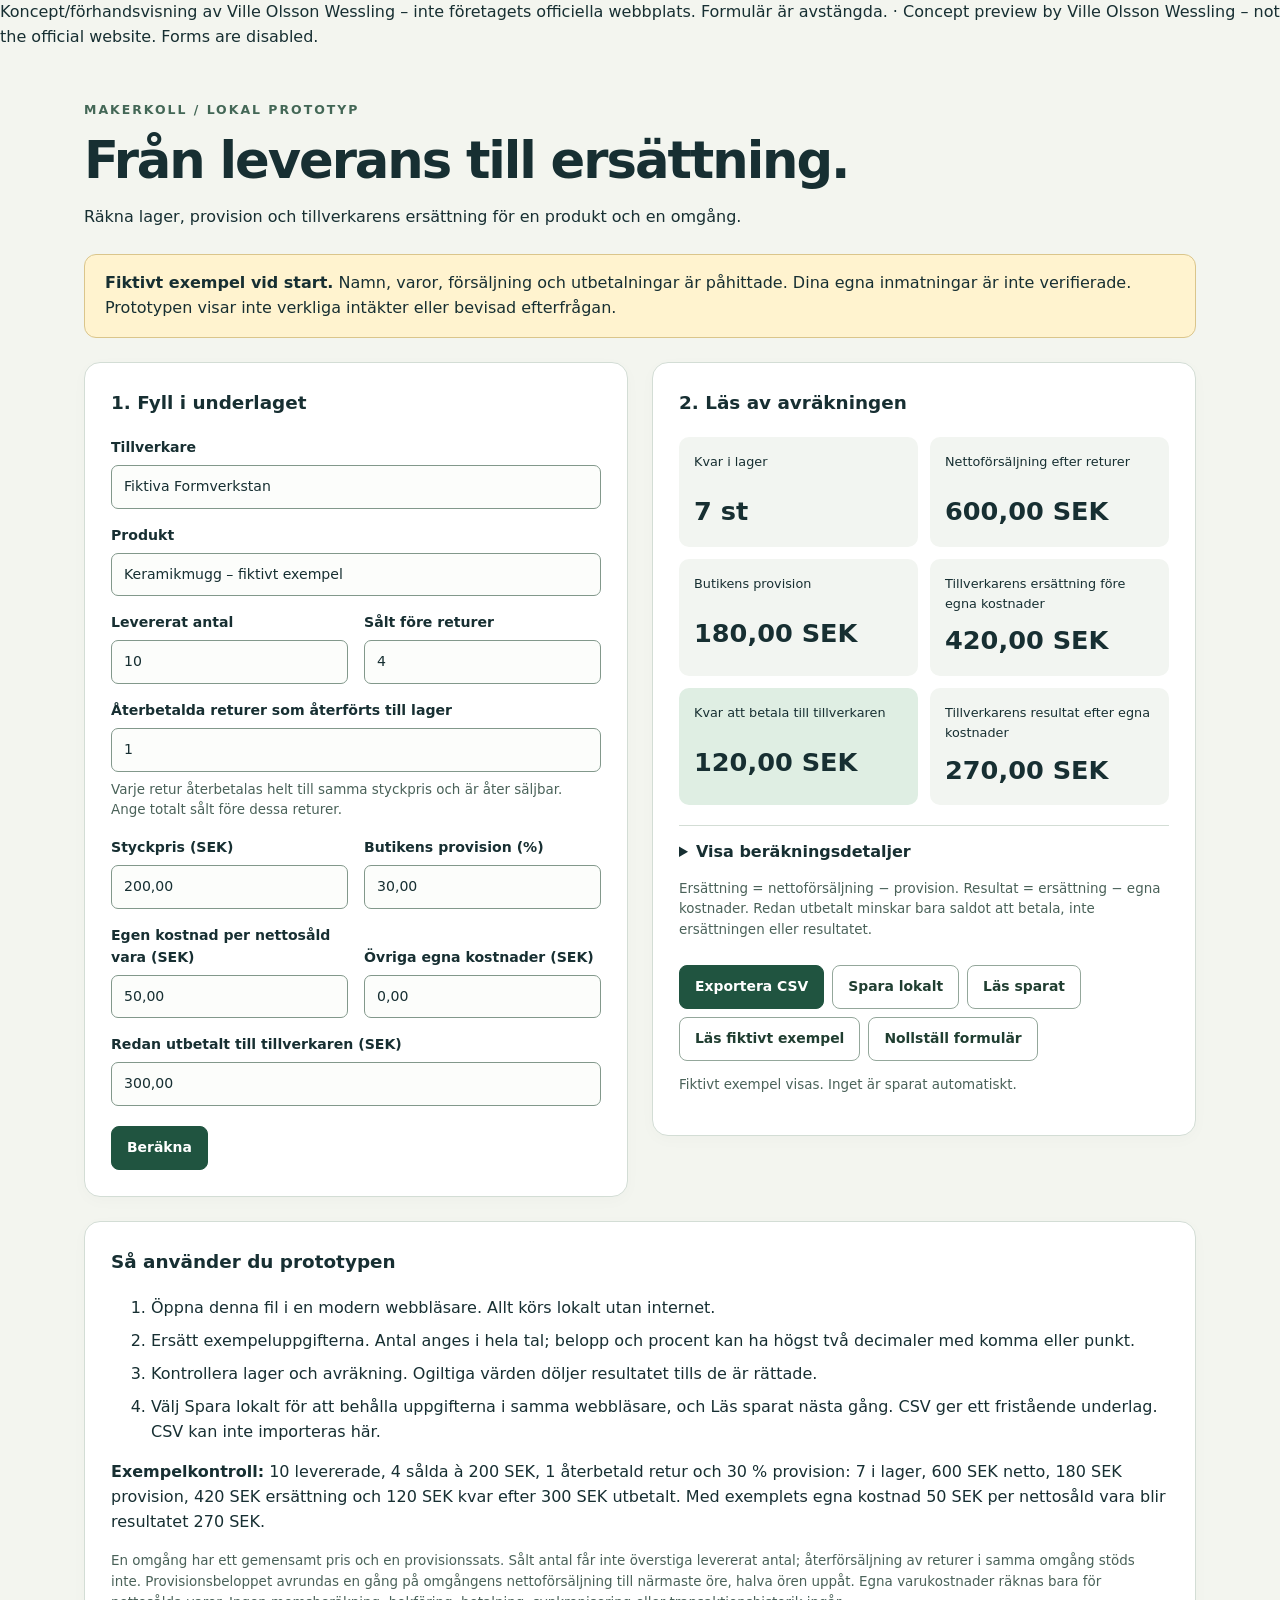
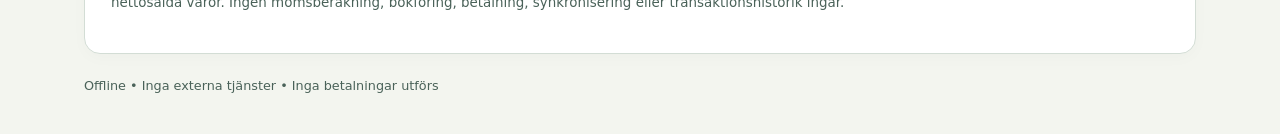
<file: maker-consignment-prototype-c05491cb/index.html>
<!doctype html>
<html lang="sv">
<head><meta name="robots" content="noindex, nofollow">
  <meta charset="utf-8">
  <meta name="viewport" content="width=device-width, initial-scale=1">
  <meta http-equiv="Content-Security-Policy" content="default-src 'none'; script-src 'self'; style-src 'self'; connect-src 'none'; img-src 'none'; base-uri 'none'; form-action 'none'">
  <title>Makerkoll – konsignation offline</title>
  <link rel="stylesheet" href="styles.css">
  <script src="app.js" defer></script>
</head>
<body><div role="note" data-preview-banner style="position:sticky;top:0;z-index:2147483647;margin:0;background:#111;color:#fff;font:14px/1.4 system-ui,sans-serif;padding:8px 12px;text-align:center">Koncept/f&ouml;rhandsvisning av Ville Olsson Wessling &ndash; inte f&ouml;retagets officiella webbplats. Formul&auml;r &auml;r avst&auml;ngda. &middot; Concept preview by Ville Olsson Wessling &ndash; not the official website. Forms are disabled.</div>
  <main>
    <header>
      <p class="eyebrow">MAKERKOLL / LOKAL PROTOTYP</p>
      <h1>Från leverans till ersättning.</h1>
      <p>Räkna lager, provision och tillverkarens ersättning för en produkt och en omgång.</p>
    </header>
    <aside class="notice"><strong>Fiktivt exempel vid start.</strong> Namn, varor, försäljning och utbetalningar är påhittade.
      Dina egna inmatningar är inte verifierade. Prototypen visar inte verkliga intäkter eller bevisad efterfrågan.</aside>
    <div class="layout">
      <section class="panel" aria-labelledby="input-title">
        <h2 id="input-title">1. Fyll i underlaget</h2>
        <form id="calculator" novalidate action="#" onsubmit="return false" data-preview="disabled">
          <div class="fields">
            <label class="wide">Tillverkare<input name="maker" maxlength="200" autocomplete="off"></label>
            <label class="wide">Produkt<input name="product" maxlength="200" autocomplete="off"></label>
            <label>Levererat antal<input name="delivered" inputmode="numeric" required></label>
            <label>Sålt före returer<input name="sold" inputmode="numeric" required></label>
            <label class="wide">Återbetalda returer som återförts till lager<input name="returned" inputmode="numeric" required aria-describedby="return-help"></label>
            <p id="return-help" class="hint wide">Varje retur återbetalas helt till samma styckpris och är åter säljbar. Ange totalt sålt före dessa returer.</p>
            <label>Styckpris (SEK)<input name="price" inputmode="decimal" required></label>
            <label>Butikens provision (%)<input name="commission" inputmode="decimal" required></label>
            <label>Egen kostnad per nettosåld vara (SEK)<input name="unitCost" inputmode="decimal" required></label>
            <label>Övriga egna kostnader (SEK)<input name="otherCosts" inputmode="decimal" required></label>
            <label class="wide">Redan utbetalt till tillverkaren (SEK)<input name="paid" inputmode="decimal" required></label>
          </div>
          <button type="submit" class="primary">Beräkna</button>
          <p id="error" class="error" role="alert"></p>
        </form>
      </section>
      <section class="panel" aria-labelledby="result-title">
        <h2 id="result-title">2. Läs av avräkningen</h2>
        <div id="results" aria-live="polite" aria-atomic="true">
          <dl class="metrics">
            <div><dt>Kvar i lager</dt><dd id="stock"></dd></div>
            <div><dt>Nettoförsäljning efter returer</dt><dd id="netSalesOre"></dd></div>
            <div><dt>Butikens provision</dt><dd id="commissionOre"></dd></div>
            <div><dt>Tillverkarens ersättning före egna kostnader</dt><dd id="entitlementOre"></dd></div>
            <div class="due"><dt>Kvar att betala till tillverkaren</dt><dd id="outstandingOre"></dd></div>
            <div><dt>Tillverkarens resultat efter egna kostnader</dt><dd id="profitOre"></dd></div>
          </dl>
          <details>
            <summary>Visa beräkningsdetaljer</summary>
            <dl class="details">
              <dt>Försäljning före returer</dt><dd id="grossSalesOre"></dd>
              <dt>Återbetalningar till kunder</dt><dd id="refundsOre"></dd>
              <dt>Egna kostnader totalt</dt><dd id="costsOre"></dd>
              <dt>Överbetalt till tillverkaren</dt><dd id="overpaidOre"></dd>
            </dl>
          </details>
          <p class="hint">Ersättning = nettoförsäljning − provision. Resultat = ersättning − egna kostnader.
            Redan utbetalt minskar bara saldot att betala, inte ersättningen eller resultatet.</p>
        </div>
        <div class="actions">
          <button id="export" type="button" class="primary">Exportera CSV</button>
          <button id="save" type="button">Spara lokalt</button>
          <button id="load" type="button">Läs sparat</button>
          <button id="sample" type="button">Läs fiktivt exempel</button>
          <button id="clear" type="button">Nollställ formulär</button>
        </div>
        <p id="status" class="hint" role="status"></p>
      </section>
    </div>
    <section class="panel instructions" aria-labelledby="help-title">
      <h2 id="help-title">Så använder du prototypen</h2>
      <ol>
        <li>Öppna denna fil i en modern webbläsare. Allt körs lokalt utan internet.</li>
        <li>Ersätt exempeluppgifterna. Antal anges i hela tal; belopp och procent kan ha högst två decimaler med komma eller punkt.</li>
        <li>Kontrollera lager och avräkning. Ogiltiga värden döljer resultatet tills de är rättade.</li>
        <li>Välj Spara lokalt för att behålla uppgifterna i samma webbläsare, och Läs sparat nästa gång.
          CSV ger ett fristående underlag. CSV kan inte importeras här.</li>
      </ol>
      <p><strong>Exempelkontroll:</strong> 10 levererade, 4 sålda à 200 SEK, 1 återbetald retur och 30 % provision:
        7 i lager, 600 SEK netto, 180 SEK provision, 420 SEK ersättning och 120 SEK kvar efter 300 SEK utbetalt.
        Med exemplets egna kostnad 50 SEK per nettosåld vara blir resultatet 270 SEK.</p>
      <p class="hint">En omgång har ett gemensamt pris och en provisionssats. Sålt antal får inte överstiga levererat antal;
        återförsäljning av returer i samma omgång stöds inte. Provisionsbeloppet avrundas en gång på omgångens
        nettoförsäljning till närmaste öre, halva ören uppåt. Egna varukostnader räknas bara för nettosålda varor.
        Ingen momsberäkning, bokföring, betalning, synkronisering eller transaktionshistorik ingår.</p>
    </section>
    <footer>Offline • Inga externa tjänster • Inga betalningar utförs</footer>
    <noscript>JavaScript behöver vara aktiverat för att beräkna och exportera.</noscript>
  </main>
</body>
</html>
</file>
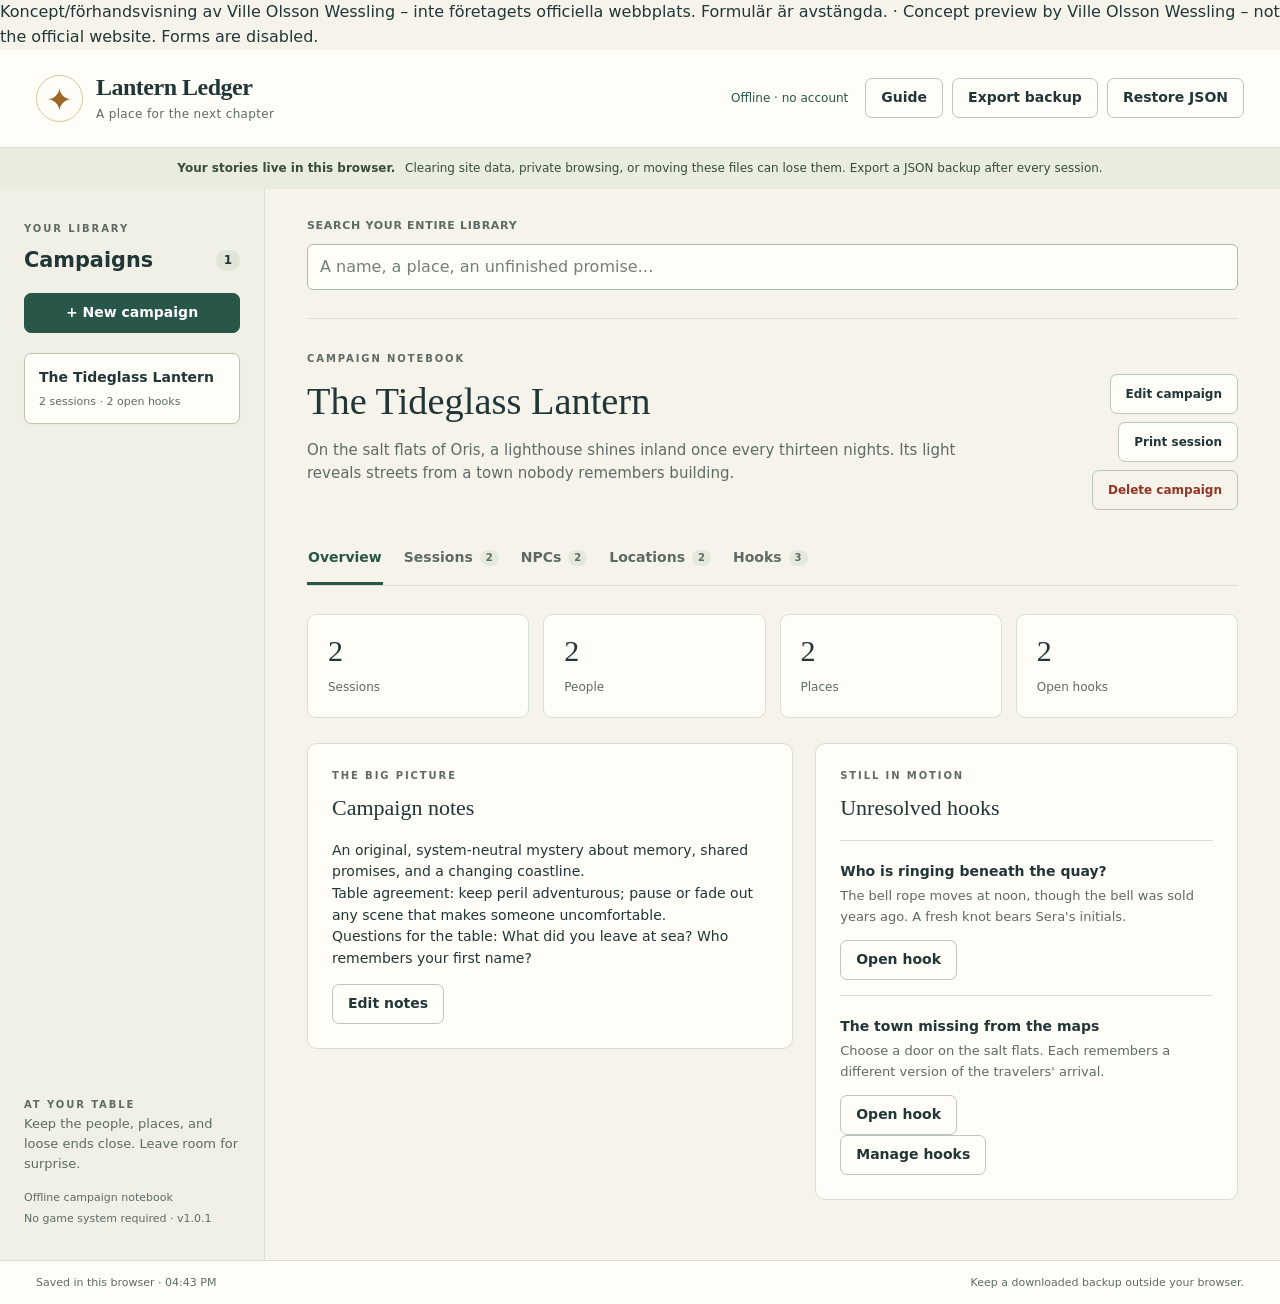
<file: offline-tabletop-campaign-organizer-4933229e/index.html>
<!doctype html>
<html lang="en">
<head><meta name="robots" content="noindex, nofollow">
  <meta charset="utf-8">
  <meta name="viewport" content="width=device-width, initial-scale=1">
  <meta http-equiv="Content-Security-Policy" content="default-src 'none'; script-src 'self'; style-src 'self'; connect-src 'none'; img-src 'none'; font-src 'none'; object-src 'none'; base-uri 'none'; form-action 'none'">
  <meta name="color-scheme" content="light">
  <title>Lantern Ledger · Campaign organizer</title>
  <link rel="stylesheet" href="styles.css">
  <script src="core.js" defer></script>
  <script src="app.js" defer></script>
</head>
<body><div role="note" data-preview-banner style="position:sticky;top:0;z-index:2147483647;margin:0;background:#111;color:#fff;font:14px/1.4 system-ui,sans-serif;padding:8px 12px;text-align:center">Koncept/f&ouml;rhandsvisning av Ville Olsson Wessling &ndash; inte f&ouml;retagets officiella webbplats. Formul&auml;r &auml;r avst&auml;ngda. &middot; Concept preview by Ville Olsson Wessling &ndash; not the official website. Forms are disabled.</div>
  <a class="skip-link" href="#workspace">Skip to campaign</a>
  <header class="masthead">
    <div class="brand"><span class="brand-mark" aria-hidden="true">✦</span><div><strong>Lantern Ledger</strong><span>A place for the next chapter</span></div></div>
    <div class="top-actions"><span class="offline">Offline · no account</span><button id="help-button" class="quiet">Guide</button><button id="export-button">Export backup</button><label class="button quiet" for="import-file">Restore JSON</label><input id="import-file" class="visually-hidden" type="file" accept=".json,application/json"></div>
  </header>
  <div class="storage-banner"><strong>Your stories live in this browser.</strong> Clearing site data, private browsing, or moving these files can lose them. Export a JSON backup after every session.</div>
  <div id="notice" class="notice" role="status" aria-live="polite"></div>
  <section id="recovery" class="recovery" hidden>
    <h1>Your saved archive needs attention</h1>
    <p id="recovery-message"></p><p>Editing is paused to protect the original data. Download the unreadable archive before restoring a valid Lantern Ledger backup. Restore replaces the archive only after validation and confirmation.</p>
    <button id="download-raw">Download unreadable archive</button>
  </section>
  <div class="app-shell">
    <aside class="sidebar" aria-label="Campaign library">
      <div class="eyebrow">YOUR LIBRARY</div>
      <h2>Campaigns <span id="campaign-count" class="count">0</span></h2>
      <button id="new-campaign" class="primary wide">+ New campaign</button>
      <nav id="campaign-list" aria-label="Select a campaign"></nav>
      <div class="sidebar-foot"><span class="eyebrow">AT YOUR TABLE</span><p>Keep the people, places, and loose ends close. Leave room for surprise.</p><small>Offline campaign notebook<br>No game system required · v1.0.1</small></div>
    </aside>
    <main id="workspace" tabindex="-1">
      <div class="search-row"><label for="search">Search your entire library</label><input id="search" type="search" placeholder="A name, a place, an unfinished promise…" maxlength="200" autocomplete="off"><button id="clear-search" class="quiet" hidden>Clear</button></div>
      <section id="search-panel" hidden><div class="section-top"><h1>Search results</h1><span id="search-count" role="status"></span></div><p class="muted">Matches all words across campaign text, session notes, people, places, and hooks.</p><div id="search-results" class="card-grid"></div></section>
      <section id="campaign-panel">
        <div id="empty-library" class="empty" hidden><span class="empty-symbol" aria-hidden="true">✦</span><h1>A new story starts here</h1><p>Create a campaign to collect your sessions, characters, places, and loose ends.</p><button id="empty-new" class="primary">Create a campaign</button></div>
        <div id="campaign-content" hidden>
          <header class="campaign-header"><div><div class="eyebrow">CAMPAIGN NOTEBOOK</div><h1 id="campaign-title"></h1><p id="campaign-premise" class="premise"></p></div><div class="campaign-actions"><button id="edit-campaign">Edit campaign</button><button id="print-button">Print session</button><button id="delete-campaign" class="danger quiet">Delete campaign</button></div></header>
          <nav class="tabs" aria-label="Notebook sections">
            <button data-tab="overview" aria-current="page">Overview</button><button data-tab="sessions">Sessions <span id="count-sessions"></span></button><button data-tab="npcs">NPCs <span id="count-npcs"></span></button><button data-tab="locations">Locations <span id="count-locations"></span></button><button data-tab="hooks">Hooks <span id="count-hooks"></span></button>
          </nav>
          <div id="overview"></div>
          <section id="records-panel" hidden><div class="section-top"><div><h2 id="records-title"></h2><p id="records-description" class="muted"></p></div><button id="add-record" class="primary"></button></div>
            <div id="hook-filter-row" hidden><label for="hook-filter">Show hooks</label><select id="hook-filter"><option value="all">All hooks</option><option value="open">Unresolved only</option><option value="resolved">Resolved only</option></select></div>
            <div id="record-list" class="card-grid"></div>
          </section>
        </div>
      </section>
    </main>
  </div>
  <footer class="page-footer"><span id="save-status" role="status">Loading archive…</span><span id="backup-status">Keep a downloaded backup outside your browser.</span></footer>
  <dialog id="editor" aria-labelledby="editor-title">
    <form id="editor-form" action="#" onsubmit="return false" data-preview="disabled">
      <header class="dialog-header"><div><div class="eyebrow">YOUR NOTEBOOK</div><h2 id="editor-title"></h2></div><button type="button" id="editor-close" class="quiet" aria-label="Close editor">✕</button></header>
      <div id="editor-fields"></div><p id="editor-error" class="error" role="alert"></p>
      <div class="dialog-actions"><small>Changes are saved when you choose Save.</small><button type="button" id="editor-cancel">Cancel</button><button type="submit" class="primary">Save</button></div>
    </form>
  </dialog>
  <dialog id="restore-dialog" aria-labelledby="restore-title"><h2 id="restore-title">Review this backup</h2><p id="restore-summary"></p><p><strong>This replaces every campaign in this browser.</strong> It does not merge archives. Export your current library first if you want to keep it.</p><div class="dialog-actions"><button id="restore-cancel">Cancel</button><button id="restore-export">Export current library</button><button id="restore-confirm" class="primary">Replace library</button></div><p id="restore-error" class="error" role="alert"></p></dialog>
  <dialog id="help-dialog" aria-labelledby="help-title"><h2 id="help-title">Your table, on one page</h2>
    <ol><li>Choose a campaign or create your own. The Tideglass Lantern is an original, editable example.</li><li>Add sessions, NPCs, locations, and hooks. Save each edit. Resolve a hook when its story is complete.</li><li>Search looks across every campaign. Open a result to edit the matching entry.</li><li>After each session, choose <strong>Export backup</strong>. Keep the downloaded JSON in a folder you back up, ideally with a second copy elsewhere.</li><li>To recover, choose <strong>Restore JSON</strong>, review the campaign counts, and confirm replacement. Invalid files never replace your archive.</li><li><strong>Print session</strong> previews a saved session with its summary, next steps, and the campaign's currently unresolved hooks. Private preparation notes are optional.</li></ol>
    <p><strong>Browser storage is not a backup.</strong> Private windows, storage cleanup, a different browser, or a different file path may remove or hide your data. Export before moving or updating the app. Saves are local and unencrypted. Use one tab at a time.</p>
    <p>No accounts, network requests, third-party rules, fonts, artwork, or libraries. See README.md for installation, backups, license terms, and tested behavior.</p><button id="help-close" class="primary">Back to notebook</button>
  </dialog>
  <dialog id="print-dialog" class="print-dialog" aria-labelledby="print-title"><div class="print-controls"><h2 id="print-title">Session print preview</h2><label for="print-session">Session</label><select id="print-session"></select><label class="check-label"><input id="print-private" type="checkbox"> Include private preparation notes</label><p class="muted">Includes currently unresolved hooks, which may contain spoilers. Review before sharing. Print or save as PDF using your browser.</p><div class="dialog-actions"><button id="print-close">Close</button><button id="print-now" class="primary">Print / Save PDF</button></div></div><div id="print-preview"></div></dialog>
  <section id="print-output" aria-hidden="true"></section>
  <noscript><p class="notice">Enable JavaScript to use this local notebook. No data is sent anywhere.</p></noscript>
</body>
</html>
</file>
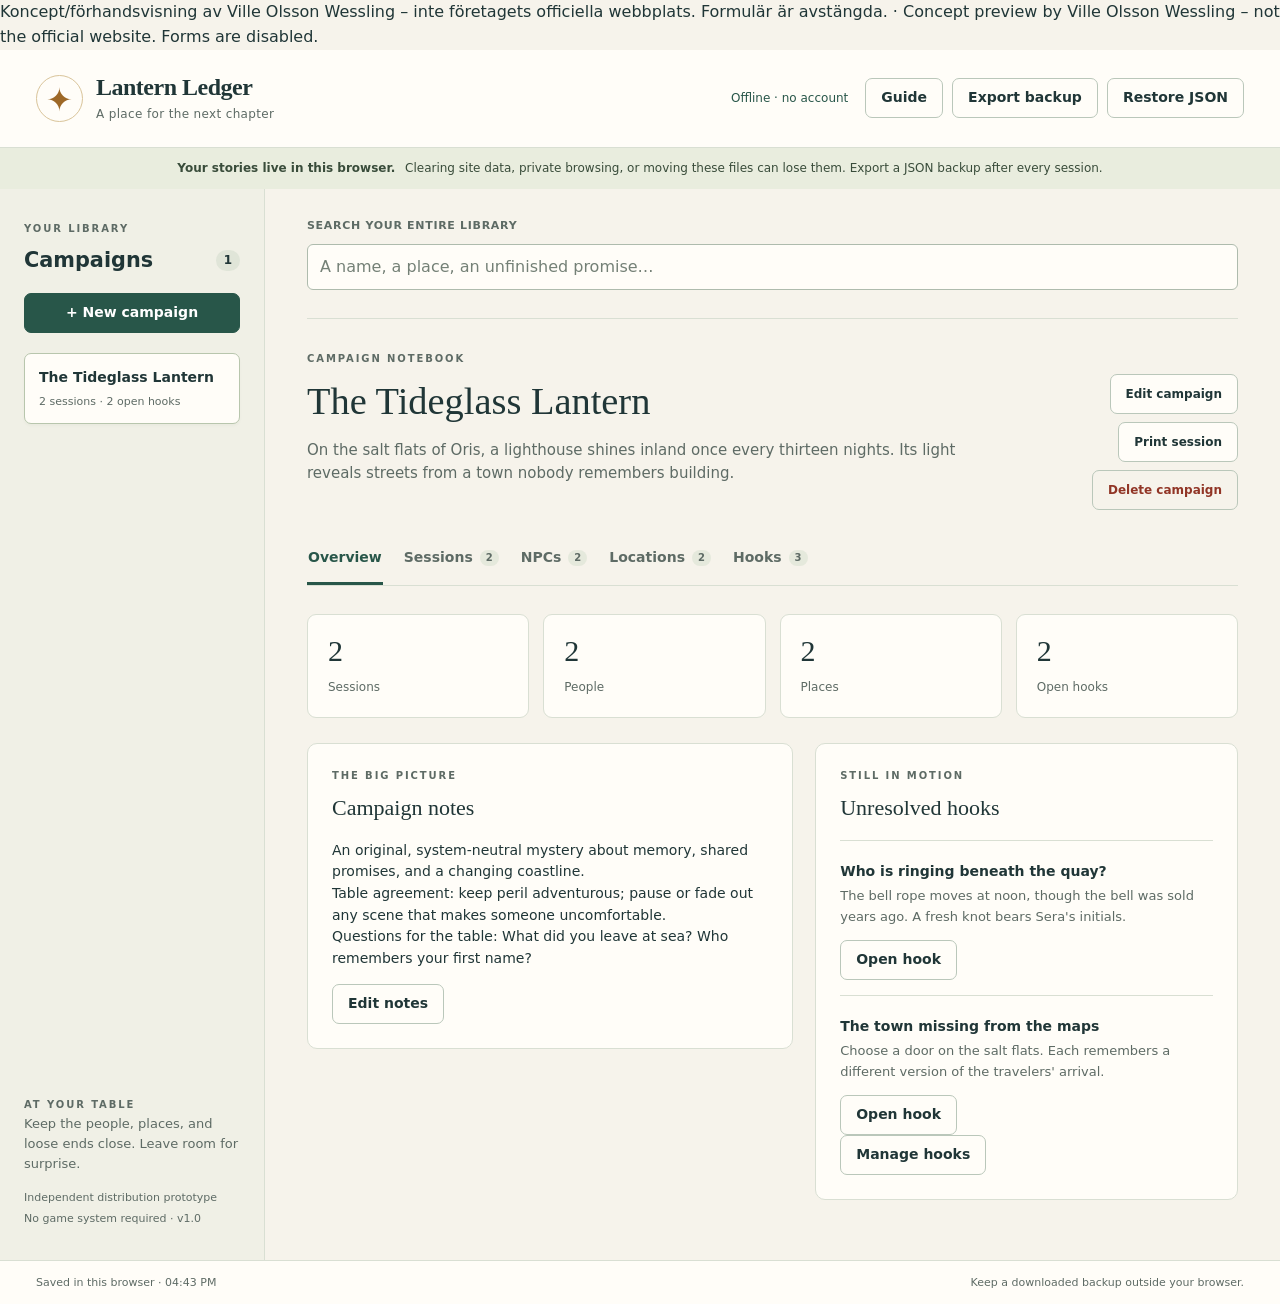
<file: offline-tabletop-campaign-organizer-e02f47a5/index.html>
<!doctype html>
<html lang="en">
<head><meta name="robots" content="noindex, nofollow">
  <meta charset="utf-8">
  <meta name="viewport" content="width=device-width, initial-scale=1">
  <meta http-equiv="Content-Security-Policy" content="default-src 'none'; script-src 'self'; style-src 'self'; connect-src 'none'; img-src 'none'; font-src 'none'; object-src 'none'; base-uri 'none'; form-action 'none'">
  <meta name="color-scheme" content="light">
  <title>Lantern Ledger · Campaign organizer</title>
  <link rel="stylesheet" href="styles.css">
  <script src="core.js" defer></script>
  <script src="app.js" defer></script>
</head>
<body><div role="note" data-preview-banner style="position:sticky;top:0;z-index:2147483647;margin:0;background:#111;color:#fff;font:14px/1.4 system-ui,sans-serif;padding:8px 12px;text-align:center">Koncept/f&ouml;rhandsvisning av Ville Olsson Wessling &ndash; inte f&ouml;retagets officiella webbplats. Formul&auml;r &auml;r avst&auml;ngda. &middot; Concept preview by Ville Olsson Wessling &ndash; not the official website. Forms are disabled.</div>
  <a class="skip-link" href="#workspace">Skip to campaign</a>
  <header class="masthead">
    <div class="brand"><span class="brand-mark" aria-hidden="true">✦</span><div><strong>Lantern Ledger</strong><span>A place for the next chapter</span></div></div>
    <div class="top-actions"><span class="offline">Offline · no account</span><button id="help-button" class="quiet">Guide</button><button id="export-button">Export backup</button><label class="button quiet" for="import-file">Restore JSON</label><input id="import-file" class="visually-hidden" type="file" accept=".json,application/json"></div>
  </header>
  <div class="storage-banner"><strong>Your stories live in this browser.</strong> Clearing site data, private browsing, or moving these files can lose them. Export a JSON backup after every session.</div>
  <div id="notice" class="notice" role="status" aria-live="polite"></div>
  <section id="recovery" class="recovery" hidden>
    <h1>Your saved archive needs attention</h1>
    <p id="recovery-message"></p><p>Editing is paused to protect the original data. Download the unreadable archive before restoring a valid Lantern Ledger backup. Restore replaces the archive only after validation and confirmation.</p>
    <button id="download-raw">Download unreadable archive</button>
  </section>
  <div class="app-shell">
    <aside class="sidebar" aria-label="Campaign library">
      <div class="eyebrow">YOUR LIBRARY</div>
      <h2>Campaigns <span id="campaign-count" class="count">0</span></h2>
      <button id="new-campaign" class="primary wide">+ New campaign</button>
      <nav id="campaign-list" aria-label="Select a campaign"></nav>
      <div class="sidebar-foot"><span class="eyebrow">AT YOUR TABLE</span><p>Keep the people, places, and loose ends close. Leave room for surprise.</p><small>Independent distribution prototype<br>No game system required · v1.0</small></div>
    </aside>
    <main id="workspace" tabindex="-1">
      <div class="search-row"><label for="search">Search your entire library</label><input id="search" type="search" placeholder="A name, a place, an unfinished promise…" maxlength="200" autocomplete="off"><button id="clear-search" class="quiet" hidden>Clear</button></div>
      <section id="search-panel" hidden><div class="section-top"><h1>Search results</h1><span id="search-count" role="status"></span></div><p class="muted">Matches all words across campaign text, session notes, people, places, and hooks.</p><div id="search-results" class="card-grid"></div></section>
      <section id="campaign-panel">
        <div id="empty-library" class="empty" hidden><span class="empty-symbol" aria-hidden="true">✦</span><h1>A new story starts here</h1><p>Create a campaign to collect your sessions, characters, places, and loose ends.</p><button id="empty-new" class="primary">Create a campaign</button></div>
        <div id="campaign-content" hidden>
          <header class="campaign-header"><div><div class="eyebrow">CAMPAIGN NOTEBOOK</div><h1 id="campaign-title"></h1><p id="campaign-premise" class="premise"></p></div><div class="campaign-actions"><button id="edit-campaign">Edit campaign</button><button id="print-button">Print session</button><button id="delete-campaign" class="danger quiet">Delete campaign</button></div></header>
          <nav class="tabs" aria-label="Notebook sections">
            <button data-tab="overview" aria-current="page">Overview</button><button data-tab="sessions">Sessions <span id="count-sessions"></span></button><button data-tab="npcs">NPCs <span id="count-npcs"></span></button><button data-tab="locations">Locations <span id="count-locations"></span></button><button data-tab="hooks">Hooks <span id="count-hooks"></span></button>
          </nav>
          <div id="overview"></div>
          <section id="records-panel" hidden><div class="section-top"><div><h2 id="records-title"></h2><p id="records-description" class="muted"></p></div><button id="add-record" class="primary"></button></div>
            <div id="hook-filter-row" hidden><label for="hook-filter">Show hooks</label><select id="hook-filter"><option value="all">All hooks</option><option value="open">Unresolved only</option><option value="resolved">Resolved only</option></select></div>
            <div id="record-list" class="card-grid"></div>
          </section>
        </div>
      </section>
    </main>
  </div>
  <footer class="page-footer"><span id="save-status" role="status">Loading archive…</span><span id="backup-status">Keep a downloaded backup outside your browser.</span></footer>
  <dialog id="editor" aria-labelledby="editor-title">
    <form id="editor-form" action="#" onsubmit="return false" data-preview="disabled">
      <header class="dialog-header"><div><div class="eyebrow">YOUR NOTEBOOK</div><h2 id="editor-title"></h2></div><button type="button" id="editor-close" class="quiet" aria-label="Close editor">✕</button></header>
      <div id="editor-fields"></div><p id="editor-error" class="error" role="alert"></p>
      <div class="dialog-actions"><small>Changes are saved when you choose Save.</small><button type="button" id="editor-cancel">Cancel</button><button type="submit" class="primary">Save</button></div>
    </form>
  </dialog>
  <dialog id="restore-dialog" aria-labelledby="restore-title"><h2 id="restore-title">Review this backup</h2><p id="restore-summary"></p><p><strong>This replaces every campaign in this browser.</strong> It does not merge archives. Export your current library first if you want to keep it.</p><div class="dialog-actions"><button id="restore-cancel">Cancel</button><button id="restore-export">Export current library</button><button id="restore-confirm" class="primary">Replace library</button></div><p id="restore-error" class="error" role="alert"></p></dialog>
  <dialog id="help-dialog" aria-labelledby="help-title"><h2 id="help-title">Your table, on one page</h2>
    <ol><li>Choose a campaign or create your own. The Tideglass Lantern is an original, editable example.</li><li>Add sessions, NPCs, locations, and hooks. Save each edit. Resolve a hook when its story is complete.</li><li>Search looks across every campaign. Open a result to edit the matching entry.</li><li>After each session, choose <strong>Export backup</strong>. Keep the downloaded JSON in a folder you back up, ideally with a second copy elsewhere.</li><li>To recover, choose <strong>Restore JSON</strong>, review the campaign counts, and confirm replacement. Invalid files never replace your archive.</li><li><strong>Print session</strong> previews a saved session with its summary, next steps, and the campaign's currently unresolved hooks. Private preparation notes are optional.</li></ol>
    <p><strong>Browser storage is not a backup.</strong> Private windows, storage cleanup, a different browser, or a different file path may remove or hide your data. Export before moving or updating the app. Saves are local and unencrypted. Use one tab at a time.</p>
    <p>No accounts, network requests, third-party rules, fonts, artwork, or libraries. This is a prototype for possible independent itch.io distribution; demand has not been validated.</p><button id="help-close" class="primary">Back to notebook</button>
  </dialog>
  <dialog id="print-dialog" class="print-dialog" aria-labelledby="print-title"><div class="print-controls"><h2 id="print-title">Session print preview</h2><label for="print-session">Session</label><select id="print-session"></select><label class="check-label"><input id="print-private" type="checkbox"> Include private preparation notes</label><p class="muted">Includes currently unresolved hooks, which may contain spoilers. Review before sharing. Print or save as PDF using your browser.</p><div class="dialog-actions"><button id="print-close">Close</button><button id="print-now" class="primary">Print / Save PDF</button></div></div><div id="print-preview"></div></dialog>
  <section id="print-output" aria-hidden="true"></section>
  <noscript><p class="notice">Enable JavaScript to use this local notebook. No data is sent anywhere.</p></noscript>
</body>
</html>
</file>
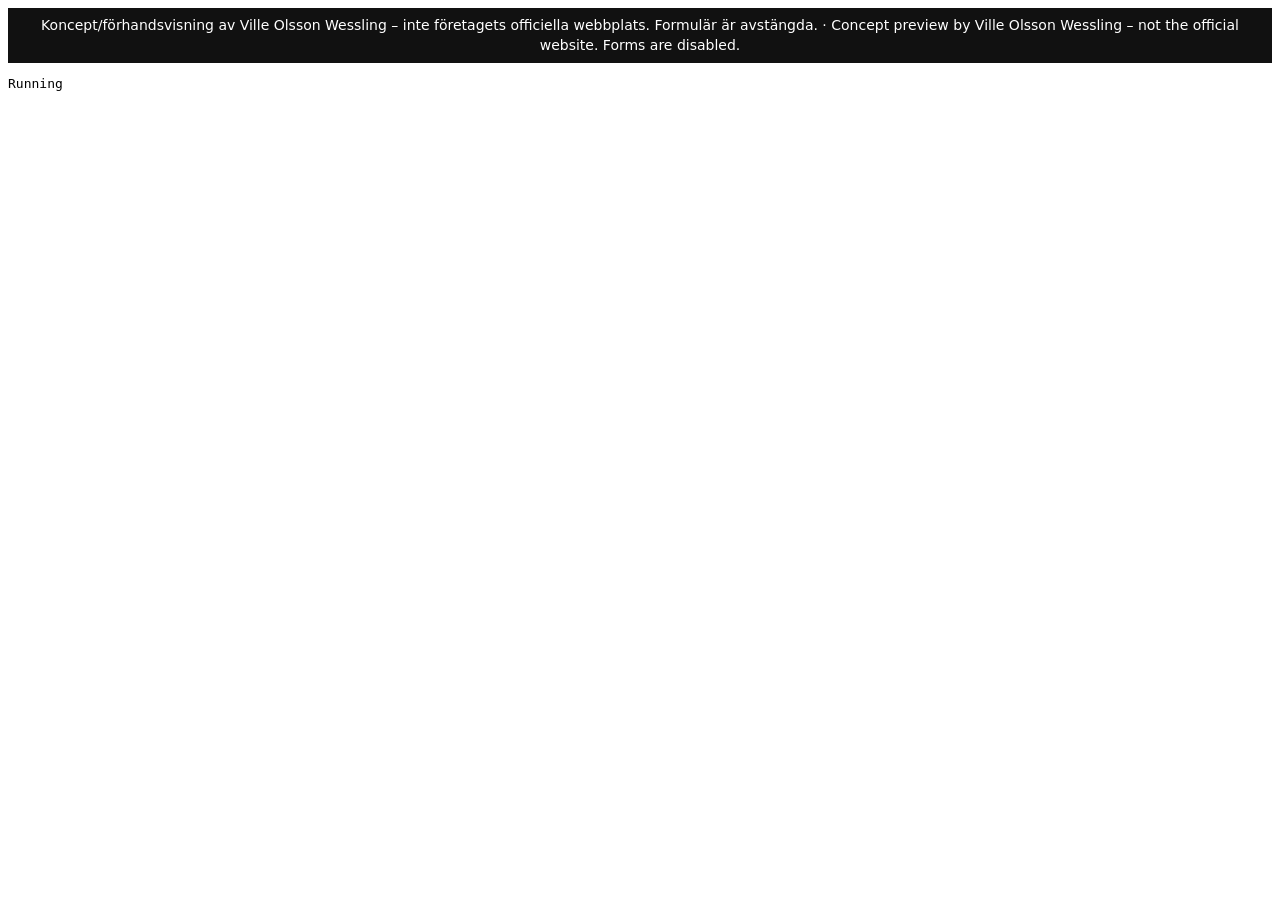
<file: craft-fair-ledger-landing-1e811986/mobile-check.html>
<!doctype html><html lang="en"><meta charset="utf-8"><title>Offline mobile layout checks</title><body><div role="note" data-preview-banner style="position:sticky;top:0;z-index:2147483647;margin:0;background:#111;color:#fff;font:14px/1.4 system-ui,sans-serif;padding:8px 12px;text-align:center">Koncept/f&ouml;rhandsvisning av Ville Olsson Wessling &ndash; inte f&ouml;retagets officiella webbplats. Formul&auml;r &auml;r avst&auml;ngda. &middot; Concept preview by Ville Olsson Wessling &ndash; not the official website. Forms are disabled.</div><pre id="results">Running</pre><script>const source="<!doctype html>\n<html lang=\"en\">\n<head><meta name="robots" content="noindex, nofollow">\n  <meta charset=\"utf-8\">\n  <meta name=\"viewport\" content=\"width=device-width, initial-scale=1\">\n  <meta name=\"description\" content=\"Explore Craft Fair Ledger from Wessling Digital. View product details and purchase options on Gumroad.\">\n  <meta name=\"robots\" content=\"noindex, nofollow, noarchive\">\n  <meta name=\"color-scheme\" content=\"light\">\n  <title>Craft Fair Ledger | Wessling Digital</title>\n  <style>:root{--ink:#263b33;--muted:#58665d;--paper:#f7f4eb;--line:#d7dbcf;--accent:#a1462c}\n*{box-sizing:border-box}\nhtml{scroll-behavior:smooth}\nbody{margin:0;background:var(--paper);color:var(--ink);font-family:Arial,Helvetica,sans-serif;-webkit-font-smoothing:antialiased}\na{color:inherit;text-underline-offset:5px}\na:focus-visible{outline:3px solid var(--accent);outline-offset:6px}\n.page{max-width:1280px;padding:0 64px;margin:auto}\n.skip-link{position:absolute;top:12px;left:16px;transform:translateY(-180%);background:var(--paper);padding:12px;z-index:10}\n.skip-link:focus{transform:none}\n.header{min-height:106px;display:flex;align-items:center;justify-content:space-between;gap:20px;border-bottom:1px solid var(--line)}\n.brand{font-size:21px;font-weight:700;letter-spacing:-.7px}.brand-dot{color:var(--accent)}\n.header-note{font-size:12px;letter-spacing:.08em}\n.hero{display:grid;grid-template-columns:1.1fr 1fr;align-items:center;gap:45px;min-height:650px;padding:70px 0}\n.eyebrow{text-transform:uppercase;font-size:10px;line-height:1.6;letter-spacing:.16em;font-weight:700;margin:0 0 24px}\nh1{font-family:Georgia,'Times New Roman',serif;font-size:clamp(64px,7vw,100px);font-weight:400;line-height:.99;letter-spacing:-5px;margin:0 0 28px}\nh1 em{font-weight:400;color:var(--accent)}\n.intro{font-size:22px;line-height:1.4;margin:0 0 12px}\n.description{font-size:16px;line-height:1.75;color:var(--muted);max-width:350px;margin:0 0 28px}\n.button{display:inline-flex;align-items:center;justify-content:space-between;gap:42px;background:var(--ink);color:white;padding:18px 24px;border-radius:3px;text-decoration:none;font-size:14px;font-weight:700;min-height:54px}\n.button:hover{background:#395345}.button span{font-size:20px}\n.link-note{font-size:11px;color:var(--muted);line-height:1.6;margin:14px 0 0;max-width:330px}\n.art{position:relative;min-height:450px;display:flex;align-items:center;justify-content:center;background:#e9ecdf;border-radius:48% 48% 3px 3px;isolation:isolate}\n.sun{position:absolute;right:25px;top:30px;background:#d6b47a;width:115px;height:115px;border-radius:50%;z-index:-1}\n.paper{position:absolute;width:67%;height:310px;border:1px solid #c7cbbb}\n.paper-back{background:#a9b7a1;transform:rotate(-10deg);margin-left:-24px;margin-top:22px}\n.paper-front{background:#fffdf6;transform:rotate(7deg);padding:24px;box-shadow:0 14px 24px #263b3314}\n.paper-top{display:flex;justify-content:space-between;font-size:8px;letter-spacing:.15em;border-bottom:1px solid var(--line);padding-bottom:15px}\n.paper-title{font-family:Georgia,'Times New Roman',serif;font-size:48px;margin-top:28px;letter-spacing:-2px}.paper-title span{color:var(--accent)}\n.ruled-lines{height:98px;margin-top:15px;background:repeating-linear-gradient(to bottom,transparent 0,transparent 23px,#d7dbcf 23px,#d7dbcf 24px)}\n.paper-bottom{font-size:7px;letter-spacing:.2em;margin-top:18px}\n.art-caption{position:absolute;bottom:13px;left:12px;right:12px;text-align:center;font-size:10px;line-height:1.5;color:#53614f}\n.next-step{border-top:1px solid var(--line);padding:40px 0 50px;display:grid;grid-template-columns:1.1fr 1fr;gap:45px}.next-step .eyebrow{margin-bottom:12px}\nh2{font-family:Georgia,'Times New Roman',serif;font-size:31px;font-weight:400;line-height:1.2;letter-spacing:-.6px;margin:0}.next-step p:not(.eyebrow){margin:0 0 20px;font-size:15px;line-height:1.7;color:var(--muted);max-width:360px}\n.text-link{display:inline-block;font-size:14px;font-weight:700;padding:6px 0;min-height:32px}.text-link:hover{color:var(--accent)}\nfooter{border-top:1px solid var(--line);padding:25px 0 32px;display:flex;justify-content:space-between;gap:20px;font-size:11px;color:var(--muted)}\n@media(max-width:800px){.page{padding:0 28px}.hero{gap:30px}.paper-front{padding:18px}.paper-title{font-size:40px}h1{font-size:70px}}\n@media(max-width:600px){.page{padding:0 22px}.header{min-height:82px}.brand{font-size:19px}.header-note{display:none}.hero{grid-template-columns:1fr;padding:42px 0;gap:38px;min-height:0}h1{font-size:72px;letter-spacing:-4px}.intro{font-size:21px}.description{max-width:none}.art{min-height:390px;max-width:420px;width:100%;margin:auto}.paper{height:280px;max-width:260px}.paper-title{font-size:46px;margin-top:22px}.ruled-lines{height:76px}.next-step{grid-template-columns:1fr;gap:22px;padding:32px 0}.next-step p:not(.eyebrow){max-width:none}h2{font-size:29px}footer{font-size:10px}.sun{width:95px;height:95px}}\n@media(prefers-reduced-motion:reduce){html{scroll-behavior:auto}}\n\n/* Worked example and local review status. */\n.preview-label{display:inline-block;margin:20px 0 0;padding:8px 12px;background:#e9ecdf;border:1px solid var(--line);border-radius:3px;font-size:12px;line-height:1.5}\n.worked-example{border-top:1px solid var(--line);padding:42px 0 48px}\n.worked-example .eyebrow{margin-bottom:12px}\n.worked-example p{font-size:16px;line-height:1.75;max-width:72ch}\n.calculation-steps{display:grid;grid-template-columns:repeat(3,minmax(0,1fr));gap:18px;list-style-position:inside;padding:0;margin:26px 0}\n.calculation-steps li{padding:22px;background:#fffdf6;border:1px solid var(--line);border-radius:3px}\nh3{font-size:17px;line-height:1.5;margin:8px 0 10px}\n.calculation-steps p{margin:0}\n.example-check{font-weight:700}\n.example-limit{border-left:4px solid var(--accent);background:#eee8da;padding:16px 20px;margin:24px 0}\n.example-limit h3{margin-top:0}.example-limit p{margin:0}\n.button{max-width:100%;overflow-wrap:anywhere}.button span{flex-shrink:0}\n.calculator-link{gap:20px;line-height:1.5}\n@media(max-width:800px){.calculation-steps{grid-template-columns:1fr;gap:12px}}\n@media(max-width:600px){.worked-example{padding:32px 0}.calculation-steps li{padding:18px}.calculator-link{width:100%;padding:16px 18px}.paper-title{font-size:clamp(34px,10vw,46px)}}\n</style>\n</head>\n<body>\n  <a class=\"skip-link\" href=\"#main\">Skip to content</a>\n  <div class=\"page\">\n    <header class=\"header\">\n      <span class=\"brand\">Wessling Digital<span class=\"brand-dot\" aria-hidden=\"true\">.</span></span>\n      <span class=\"header-note\">Craft Fair Ledger</span>\n    </header>\n    <p class=\"preview-label\" role=\"note\">Preview · for review before publication</p>\n    <main id=\"main\">\n      <section class=\"hero\" aria-labelledby=\"title\">\n        <div class=\"hero-copy\">\n          <p class=\"eyebrow\">Wessling Digital / Craft Fair Ledger</p>\n          <h1 id=\"title\">Craft Fair<br><em>Ledger.</em></h1>\n          <p class=\"intro\">What does it take to cover an event?</p>\n          <p class=\"description\">Read the hypothetical worked example below, or view the $5 Craft Fair Ledger product on Gumroad.</p>\n          <a class=\"button\" href=\"https://wesslingdigital.gumroad.com/l/yxqdf\">View the $5 product <span aria-hidden=\"true\">↗</span></a>\n          <p class=\"link-note\">Opens the Wessling Digital product page on Gumroad.</p>\n        </div>\n        <div class=\"art\" aria-hidden=\"true\">\n          <div class=\"sun\"></div>\n          <div class=\"paper paper-back\"></div>\n          <div class=\"paper paper-front\">\n            <div class=\"paper-top\"><span>WD</span><span>CRAFT FAIR</span></div>\n            <div class=\"paper-title\">Ledger<span>.</span></div>\n            <div class=\"ruled-lines\"></div>\n            <div class=\"paper-bottom\">WESSLING DIGITAL</div>\n          </div>\n          <span class=\"art-caption\">Decorative illustration · not a product preview</span>\n        </div>\n      </section>\n      <section class=\"worked-example\" aria-labelledby=\"example-title\">\n        <p class=\"eyebrow\">A hypothetical worked example</p>\n        <h2 id=\"example-title\">10 sales cover these event costs.</h2>\n        <p>This example explains the arithmetic only; it is not a preview of the paid product or a customer result.</p>\n        <p>Imagine paying an $80 stall fee and $20 for travel. You sell each item for $15, with a $5 variable cost per item sold.</p>\n        <ol class=\"calculation-steps\">\n          <li><h3>Add the event costs</h3><p>$80 stall fee + $20 travel = <strong>$100 in event costs</strong>.</p></li>\n          <li><h3>Find the contribution per item</h3><p>$15 selling price − $5 variable cost = <strong>$10 contribution per item</strong>. This is the amount left from each sale to put toward the event costs.</p></li>\n          <li><h3>Work out the sales needed</h3><p>$100 event costs ÷ $10 contribution = <strong>10 sales to cover those event costs</strong>.</p></li>\n        </ol>\n        <p class=\"example-check\">At 10 sales: $150 in sales revenue − $50 in variable costs − $100 in event costs = $0 left over.</p>\n        <aside class=\"example-limit\" aria-labelledby=\"limit-title\"><h3 id=\"limit-title\">Your working time and other expenses still count.</h3><p>This example excludes compensation for your working time and any other expenses. Ten sales only cover the $80 stall fee, $20 travel and the $5 variable cost for each item sold. It does not mean you have paid yourself or covered every cost of running your business.</p></aside>\n      </section>\n      <section class=\"next-step\" aria-labelledby=\"next-title\">\n        <div><p class=\"eyebrow\">Before you buy</p><h2 id=\"next-title\">Take a look at the details.</h2></div>\n        <div><p>Review the listing on Gumroad to decide whether Craft Fair Ledger is right for you.</p><a class=\"text-link\" href=\"https://wesslingdigital.gumroad.com/l/yxqdf\">View Craft Fair Ledger — $5 <span aria-hidden=\"true\">↗</span></a></div>\n      </section>\n    </main>\n    <footer><span>Wessling Digital</span><span>Craft Fair Ledger</span></footer>\n  </div>\n</body>\n</html>\n";
(async()=>{
  const results=[];
  for(const width of [320,375,390,600,601,768,1024,1280]) {
    const frame=document.createElement('iframe');
    frame.style.cssText='border:0;display:block;height:2400px;width:'+width+'px';
    const loaded=new Promise(resolve=>frame.onload=resolve);
    frame.srcdoc=source;document.body.append(frame);await loaded;
    const d=frame.contentDocument,w=frame.contentWindow;
    const steps=[...d.querySelectorAll('.calculation-steps li')];
    const columns=w.getComputedStyle(d.querySelector('.calculation-steps')).gridTemplateColumns.split(' ').length;
    const outside=[...d.querySelectorAll('h1,h2,h3,p,.button,.text-link,.calculation-steps li')].filter(el=>{
      const r=el.getBoundingClientRect();return r.left < -1 || r.right > width+1 || el.scrollWidth > el.clientWidth+1;
    }).map(el=>el.className||el.tagName);
    const checks={noHorizontalOverflow:d.documentElement.scrollWidth<=width,contentFits:outside.length===0,correctColumns:columns===(width<=800?1:3),purchaseTargetFits:d.querySelector('.button').getBoundingClientRect().height>=44,previewVisible:d.querySelector('.preview-label').getBoundingClientRect().height>0};
    results.push({width,checks,outside,status:Object.values(checks).every(Boolean)?'PASS':'FAIL'});
    frame.remove();
  }
  document.querySelector('#results').textContent=JSON.stringify({status:results.every(r=>r.status==='PASS')?'PASS':'FAIL',results});
  if(location.hash==='#preview') {
    document.body.style.margin='0';document.querySelector('#results').hidden=true;
    const preview=document.createElement('iframe');preview.style.cssText='width:375px;height:3300px;border:0;display:block';preview.srcdoc=source;document.body.append(preview);
  }
})().catch(e=>document.querySelector('#results').textContent=JSON.stringify({status:'ERROR',error:String(e)}));
</script></body></html>
</file>
<file: craft-fair-ledger-landing-1e811986/styles.css>
:root{--ink:#263b33;--muted:#58665d;--paper:#f7f4eb;--line:#d7dbcf;--accent:#a1462c}
*{box-sizing:border-box}
html{scroll-behavior:smooth}
body{margin:0;background:var(--paper);color:var(--ink);font-family:Arial,Helvetica,sans-serif;-webkit-font-smoothing:antialiased}
a{color:inherit;text-underline-offset:5px}
a:focus-visible{outline:3px solid var(--accent);outline-offset:6px}
.page{max-width:1280px;padding:0 64px;margin:auto}
.skip-link{position:absolute;top:12px;left:16px;transform:translateY(-180%);background:var(--paper);padding:12px;z-index:10}
.skip-link:focus{transform:none}
.header{min-height:106px;display:flex;align-items:center;justify-content:space-between;gap:20px;border-bottom:1px solid var(--line)}
.brand{font-size:21px;font-weight:700;letter-spacing:-.7px}.brand-dot{color:var(--accent)}
.header-note{font-size:12px;letter-spacing:.08em}
.hero{display:grid;grid-template-columns:1.1fr 1fr;align-items:center;gap:45px;min-height:650px;padding:70px 0}
.eyebrow{text-transform:uppercase;font-size:10px;line-height:1.6;letter-spacing:.16em;font-weight:700;margin:0 0 24px}
h1{font-family:Georgia,'Times New Roman',serif;font-size:clamp(64px,7vw,100px);font-weight:400;line-height:.99;letter-spacing:-5px;margin:0 0 28px}
h1 em{font-weight:400;color:var(--accent)}
.intro{font-size:22px;line-height:1.4;margin:0 0 12px}
.description{font-size:16px;line-height:1.75;color:var(--muted);max-width:350px;margin:0 0 28px}
.button{display:inline-flex;align-items:center;justify-content:space-between;gap:42px;background:var(--ink);color:white;padding:18px 24px;border-radius:3px;text-decoration:none;font-size:14px;font-weight:700;min-height:54px}
.button:hover{background:#395345}.button span{font-size:20px}
.link-note{font-size:11px;color:var(--muted);line-height:1.6;margin:14px 0 0;max-width:330px}
.art{position:relative;min-height:450px;display:flex;align-items:center;justify-content:center;background:#e9ecdf;border-radius:48% 48% 3px 3px;isolation:isolate}
.sun{position:absolute;right:25px;top:30px;background:#d6b47a;width:115px;height:115px;border-radius:50%;z-index:-1}
.paper{position:absolute;width:67%;height:310px;border:1px solid #c7cbbb}
.paper-back{background:#a9b7a1;transform:rotate(-10deg);margin-left:-24px;margin-top:22px}
.paper-front{background:#fffdf6;transform:rotate(7deg);padding:24px;box-shadow:0 14px 24px #263b3314}
.paper-top{display:flex;justify-content:space-between;font-size:8px;letter-spacing:.15em;border-bottom:1px solid var(--line);padding-bottom:15px}
.paper-title{font-family:Georgia,'Times New Roman',serif;font-size:48px;margin-top:28px;letter-spacing:-2px}.paper-title span{color:var(--accent)}
.ruled-lines{height:98px;margin-top:15px;background:repeating-linear-gradient(to bottom,transparent 0,transparent 23px,#d7dbcf 23px,#d7dbcf 24px)}
.paper-bottom{font-size:7px;letter-spacing:.2em;margin-top:18px}
.art-caption{position:absolute;bottom:13px;left:12px;right:12px;text-align:center;font-size:10px;line-height:1.5;color:#53614f}
.next-step{border-top:1px solid var(--line);padding:40px 0 50px;display:grid;grid-template-columns:1.1fr 1fr;gap:45px}.next-step .eyebrow{margin-bottom:12px}
h2{font-family:Georgia,'Times New Roman',serif;font-size:31px;font-weight:400;line-height:1.2;letter-spacing:-.6px;margin:0}.next-step p:not(.eyebrow){margin:0 0 20px;font-size:15px;line-height:1.7;color:var(--muted);max-width:360px}
.text-link{display:inline-block;font-size:14px;font-weight:700;padding:6px 0;min-height:32px}.text-link:hover{color:var(--accent)}
footer{border-top:1px solid var(--line);padding:25px 0 32px;display:flex;justify-content:space-between;gap:20px;font-size:11px;color:var(--muted)}
@media(max-width:800px){.page{padding:0 28px}.hero{gap:30px}.paper-front{padding:18px}.paper-title{font-size:40px}h1{font-size:70px}}
@media(max-width:600px){.page{padding:0 22px}.header{min-height:82px}.brand{font-size:19px}.header-note{display:none}.hero{grid-template-columns:1fr;padding:42px 0;gap:38px;min-height:0}h1{font-size:72px;letter-spacing:-4px}.intro{font-size:21px}.description{max-width:none}.art{min-height:390px;max-width:420px;width:100%;margin:auto}.paper{height:280px;max-width:260px}.paper-title{font-size:46px;margin-top:22px}.ruled-lines{height:76px}.next-step{grid-template-columns:1fr;gap:22px;padding:32px 0}.next-step p:not(.eyebrow){max-width:none}h2{font-size:29px}footer{font-size:10px}.sun{width:95px;height:95px}}
@media(prefers-reduced-motion:reduce){html{scroll-behavior:auto}}

/* Worked example and local review status. */
.preview-label{display:inline-block;margin:20px 0 0;padding:8px 12px;background:#e9ecdf;border:1px solid var(--line);border-radius:3px;font-size:12px;line-height:1.5}
.worked-example{border-top:1px solid var(--line);padding:42px 0 48px}
.worked-example .eyebrow{margin-bottom:12px}
.worked-example p{font-size:16px;line-height:1.75;max-width:72ch}
.calculation-steps{display:grid;grid-template-columns:repeat(3,minmax(0,1fr));gap:18px;list-style-position:inside;padding:0;margin:26px 0}
.calculation-steps li{padding:22px;background:#fffdf6;border:1px solid var(--line);border-radius:3px}
h3{font-size:17px;line-height:1.5;margin:8px 0 10px}
.calculation-steps p{margin:0}
.example-check{font-weight:700}
.example-limit{border-left:4px solid var(--accent);background:#eee8da;padding:16px 20px;margin:24px 0}
.example-limit h3{margin-top:0}.example-limit p{margin:0}
.button{max-width:100%;overflow-wrap:anywhere}.button span{flex-shrink:0}
.calculator-link{gap:20px;line-height:1.5}
@media(max-width:800px){.calculation-steps{grid-template-columns:1fr;gap:12px}}
@media(max-width:600px){.worked-example{padding:32px 0}.calculation-steps li{padding:18px}.calculator-link{width:100%;padding:16px 18px}.paper-title{font-size:clamp(34px,10vw,46px)}}
</file>
<file: craft-fair-ledger-landing-b351c733/styles.css>
:root{--ink:#263b33;--muted:#58665d;--paper:#f7f4eb;--line:#d7dbcf;--accent:#a1462c}
*{box-sizing:border-box}
html{scroll-behavior:smooth}
body{margin:0;background:var(--paper);color:var(--ink);font-family:Arial,Helvetica,sans-serif;-webkit-font-smoothing:antialiased}
a{color:inherit;text-underline-offset:5px}
a:focus-visible{outline:3px solid var(--accent);outline-offset:6px}
.page{max-width:1280px;padding:0 64px;margin:auto}
.skip-link{position:absolute;top:12px;left:16px;transform:translateY(-180%);background:var(--paper);padding:12px;z-index:10}
.skip-link:focus{transform:none}
.header{min-height:106px;display:flex;align-items:center;justify-content:space-between;gap:20px;border-bottom:1px solid var(--line)}
.brand{font-size:21px;font-weight:700;letter-spacing:-.7px}.brand-dot{color:var(--accent)}
.header-note{font-size:12px;letter-spacing:.08em}
.hero{display:grid;grid-template-columns:1.1fr 1fr;align-items:center;gap:45px;min-height:650px;padding:70px 0}
.eyebrow{text-transform:uppercase;font-size:10px;line-height:1.6;letter-spacing:.16em;font-weight:700;margin:0 0 24px}
h1{font-family:Georgia,'Times New Roman',serif;font-size:clamp(64px,7vw,100px);font-weight:400;line-height:.99;letter-spacing:-5px;margin:0 0 28px}
h1 em{font-weight:400;color:var(--accent)}
.intro{font-size:22px;line-height:1.4;margin:0 0 12px}
.description{font-size:16px;line-height:1.75;color:var(--muted);max-width:350px;margin:0 0 28px}
.button{display:inline-flex;align-items:center;justify-content:space-between;gap:42px;background:var(--ink);color:white;padding:18px 24px;border-radius:3px;text-decoration:none;font-size:14px;font-weight:700;min-height:54px}
.button:hover{background:#395345}.button span{font-size:20px}
.link-note{font-size:11px;color:var(--muted);line-height:1.6;margin:14px 0 0;max-width:330px}
.art{position:relative;min-height:450px;display:flex;align-items:center;justify-content:center;background:#e9ecdf;border-radius:48% 48% 3px 3px;isolation:isolate}
.sun{position:absolute;right:25px;top:30px;background:#d6b47a;width:115px;height:115px;border-radius:50%;z-index:-1}
.paper{position:absolute;width:67%;height:310px;border:1px solid #c7cbbb}
.paper-back{background:#a9b7a1;transform:rotate(-10deg);margin-left:-24px;margin-top:22px}
.paper-front{background:#fffdf6;transform:rotate(7deg);padding:24px;box-shadow:0 14px 24px #263b3314}
.paper-top{display:flex;justify-content:space-between;font-size:8px;letter-spacing:.15em;border-bottom:1px solid var(--line);padding-bottom:15px}
.paper-title{font-family:Georgia,'Times New Roman',serif;font-size:48px;margin-top:28px;letter-spacing:-2px}.paper-title span{color:var(--accent)}
.ruled-lines{height:98px;margin-top:15px;background:repeating-linear-gradient(to bottom,transparent 0,transparent 23px,#d7dbcf 23px,#d7dbcf 24px)}
.paper-bottom{font-size:7px;letter-spacing:.2em;margin-top:18px}
.art-caption{position:absolute;bottom:13px;left:12px;right:12px;text-align:center;font-size:10px;line-height:1.5;color:#53614f}
.next-step{border-top:1px solid var(--line);padding:40px 0 50px;display:grid;grid-template-columns:1.1fr 1fr;gap:45px}.next-step .eyebrow{margin-bottom:12px}
h2{font-family:Georgia,'Times New Roman',serif;font-size:31px;font-weight:400;line-height:1.2;letter-spacing:-.6px;margin:0}.next-step p:not(.eyebrow){margin:0 0 20px;font-size:15px;line-height:1.7;color:var(--muted);max-width:360px}
.text-link{display:inline-block;font-size:14px;font-weight:700;padding:6px 0;min-height:32px}.text-link:hover{color:var(--accent)}
footer{border-top:1px solid var(--line);padding:25px 0 32px;display:flex;justify-content:space-between;gap:20px;font-size:11px;color:var(--muted)}
@media(max-width:800px){.page{padding:0 28px}.hero{gap:30px}.paper-front{padding:18px}.paper-title{font-size:40px}h1{font-size:70px}}
@media(max-width:600px){.page{padding:0 22px}.header{min-height:82px}.brand{font-size:19px}.header-note{display:none}.hero{grid-template-columns:1fr;padding:42px 0;gap:38px;min-height:0}h1{font-size:72px;letter-spacing:-4px}.intro{font-size:21px}.description{max-width:none}.art{min-height:390px;max-width:420px;width:100%;margin:auto}.paper{height:280px;max-width:260px}.paper-title{font-size:46px;margin-top:22px}.ruled-lines{height:76px}.next-step{grid-template-columns:1fr;gap:22px;padding:32px 0}.next-step p:not(.eyebrow){max-width:none}h2{font-size:29px}footer{font-size:10px}.sun{width:95px;height:95px}}
@media(prefers-reduced-motion:reduce){html{scroll-behavior:auto}}
</file>
<file: maker-consignment-prototype-c05491cb/styles.css>
:root { color-scheme: light; font-family: system-ui, -apple-system, "Segoe UI", sans-serif; color: #172f32; background: #f3f5ef; line-height: 1.55; }
* { box-sizing: border-box; }
body { margin: 0; }
main { max-width: 1160px; margin: auto; padding: 38px 24px; }
header { max-width: 800px; margin-bottom: 24px; }
.eyebrow { color: #436756; font-size: .78rem; font-weight: 750; letter-spacing: .16em; }
h1 { font-size: clamp(2rem, 4vw, 3.2rem); line-height: 1.12; letter-spacing: -.04em; margin: 12px 0; }
h2 { font-size: 1.15rem; margin: 0 0 20px; }
.notice { background: #fff3cf; border: 1px solid #dac58b; padding: 16px 20px; border-radius: 12px; margin-bottom: 24px; }
.layout { display: grid; grid-template-columns: 1fr 1fr; gap: 24px; align-items: start; }
.panel { padding: 26px; border: 1px solid #d3ddd5; border-radius: 16px; background: #fff; box-shadow: 0 4px 16px #15392906; }
.fields { display: grid; grid-template-columns: 1fr 1fr; gap: 16px; margin-bottom: 20px; }
label { font-size: .88rem; font-weight: 600; display: flex; flex-direction: column; justify-content: end; gap: 6px; }
input { width: 100%; min-width: 0; padding: 10px 12px; border: 1px solid #82988b; border-radius: 7px; background: #fcfdfb; color: #172f32; font: inherit; font-weight: 400; }
.wide { grid-column: 1 / -1; }
.hint { font-size: .84rem; color: #4a6259; }
.fields .hint { margin: -8px 0 0; }
button { font: inherit; font-size: .87rem; font-weight: 600; cursor: pointer; padding: 10px 15px; border-radius: 8px; border: 1px solid #94a79b; color: #203e31; background: #fff; min-height: 44px; }
button:hover { background: #e8efe8; }
button.primary { background: #205440; color: #fff; border-color: #205440; }
button.primary:hover { background: #153e2e; }
button:disabled { cursor: not-allowed; opacity: .5; }
input:focus-visible, button:focus-visible, summary:focus-visible { outline: 3px solid #b06b13; outline-offset: 3px; }
.error { color: #9f2424; font-weight: 600; margin-bottom: 0; }
.error:empty { display: none; }
.metrics { display: grid; grid-template-columns: 1fr 1fr; gap: 12px; margin: 0 0 20px; }
.metrics div { background: #f2f5f1; padding: 15px; border-radius: 10px; }
.metrics dt { font-size: .8rem; min-height: 2.5em; }
.metrics dd { margin: 8px 0 0; font-size: clamp(1.1rem, 2.2vw, 1.6rem); font-weight: 750; overflow-wrap: anywhere; }
.metrics .due { background: #dfeee3; }
details { border-top: 1px solid #d3ddd5; padding-top: 14px; }
summary { cursor: pointer; font-weight: 600; }
.details { display: grid; grid-template-columns: 1fr auto; font-size: .85rem; gap: 8px; }
.details dd { margin: 0; }
.actions { display: flex; flex-wrap: wrap; gap: 8px; margin-top: 24px; }
.instructions { margin-top: 24px; }
.instructions li { margin: 8px 0; }
footer { padding: 22px 0 0; font-size: .8rem; color: #4a6259; }
[hidden] { display: none !important; }
@media (max-width: 760px) { main { padding: 24px 14px; } .layout { grid-template-columns: 1fr; } .panel { padding: 20px; } }
@media (max-width: 380px) { .fields, .metrics { grid-template-columns: 1fr; } .details { grid-template-columns: 1fr; } }
@media print { .actions, button, footer { display: none; } body { background: white; } .layout { display: block; } .panel { break-inside: avoid; box-shadow: none; margin-bottom: 16px; } }
</file>
<file: offline-tabletop-campaign-organizer-4933229e/styles.css>
* { box-sizing: border-box; }
:root { --ink:#203637; --muted:#5e6b65; --paper:#f6f3eb; --surface:#fffdf8; --line:#d9dfd3; --green:#285649; --gold:#bc8138; --danger:#913526; }
body { margin:0; color:var(--ink); background:var(--paper); font:16px/1.55 system-ui,-apple-system,"Segoe UI",sans-serif; }
h1,h2,h3,p { margin-top:0; }
h1,h2,h3 { line-height:1.2; }
h1 { font:normal clamp(2rem,3vw,3rem)/1.15 Georgia,serif; margin-bottom:16px; }
h2 { font-size:1.3rem; } h3 { font-size:1.12rem; }
button,input,textarea,select { font:inherit; }
button,.button { display:inline-flex; align-items:center; justify-content:center; border:1px solid #bac7ba; color:var(--ink); background:var(--surface); border-radius:7px; padding:9px 15px; cursor:pointer; font-size:.875rem; font-weight:650; line-height:1.4; text-decoration:none; min-height:40px; }
button:hover,.button:hover { background:#e9eee3; border-color:var(--green); }
button:disabled { opacity:.5; cursor:not-allowed; }
button.primary { background:var(--green); color:white; border-color:var(--green); }
button.primary:hover { background:#173d32; }
button.quiet,.button.quiet { background:transparent; }
button.danger { color:var(--danger); }
:focus-visible { outline:3px solid #aa641f; outline-offset:3px; }
input,textarea,select { color:var(--ink); background:white; border:1px solid #aebbad; border-radius:6px; padding:10px 12px; width:100%; }
textarea { resize:vertical; min-height:120px; line-height:1.55; }
input[type=checkbox] { width:auto; }
label { display:block; font-size:.9rem; font-weight:650; }
input::placeholder,textarea::placeholder { color:#748076; }
[hidden] { display:none !important; }
.masthead { display:flex; align-items:center; justify-content:space-between; gap:24px; padding:23px 36px; border-bottom:1px solid var(--line); background:var(--surface); }
.brand { display:flex; align-items:center; gap:13px; flex-shrink:0; }
.brand-mark { font-size:32px; color:#9d6827; border:1px solid #d9c49a; border-radius:50%; width:47px; height:47px; display:grid; place-items:center; }
.brand strong { display:block; font:600 24px/1.2 Georgia,serif; letter-spacing:-.5px; }
.brand span:not(.brand-mark) { display:block; color:var(--muted); font-size:12px; letter-spacing:.35px; margin-top:4px; }
.top-actions { display:flex; gap:9px; align-items:center; flex-wrap:wrap; }
.offline { color:var(--green); font-size:12px; margin-right:8px; }
.storage-banner { background:#e9edde; font-size:12px; padding:11px 36px; color:#394c3a; text-align:center; }
.storage-banner strong { margin-right:6px; }
.app-shell { display:grid; grid-template-columns:265px minmax(0,1fr); min-height:calc(100vh - 189px); max-width:1800px; margin:auto; }
.sidebar { padding:32px 24px; border-right:1px solid var(--line); display:flex; flex-direction:column; background:#f0f0e6; }
.eyebrow { font-size:10px; font-weight:800; letter-spacing:1.9px; color:var(--muted); margin-bottom:12px; }
.sidebar h2 { display:flex; justify-content:space-between; align-items:center; margin-bottom:20px; }
.count { background:#e0e5d8; font-size:12px; padding:3px 8px; border-radius:30px; }
.wide { width:100%; }
#campaign-list { margin-top:20px; display:grid; gap:8px; }
.campaign-link { display:block; width:100%; text-align:left; padding:14px; background:transparent; border-color:transparent; overflow-wrap:anywhere; }
.campaign-link[aria-current=page] { background:var(--surface); border-color:#b8c6ad; box-shadow:0 2px 3px #29452908; }
.campaign-link small { display:block; font-size:11px; color:var(--muted); font-weight:400; margin-top:6px; }
.sidebar-foot { margin-top:auto; padding-top:64px; color:var(--muted); font-size:13px; }
.sidebar-foot small { font-size:11px; }
main { padding:28px 42px 60px; min-width:0; }
.search-row { display:flex; flex-wrap:wrap; align-items:center; gap:10px; padding-bottom:28px; border-bottom:1px solid var(--line); margin-bottom:32px; }
.search-row label { width:100%; font-size:11px; color:var(--muted); letter-spacing:.7px; text-transform:uppercase; }
.search-row input { flex:1; min-width:150px; background:var(--surface); }
.campaign-header { display:flex; align-items:flex-start; justify-content:space-between; gap:30px; margin-bottom:26px; }
.campaign-header > div:first-child { max-width:760px; min-width:0; }
.campaign-header h1 { overflow-wrap:anywhere; }
.premise { color:var(--muted); white-space:pre-wrap; overflow-wrap:anywhere; font-size:15px; margin-bottom:0; }
.campaign-actions { display:flex; gap:8px; flex-wrap:wrap; max-width:225px; flex-shrink:0; justify-content:flex-end; padding-top:23px; }
.campaign-actions button { font-size:12px; }
.tabs { display:flex; gap:20px; border-bottom:1px solid var(--line); margin-bottom:28px; overflow:auto; }
.tabs button { border:0; border-radius:0; background:transparent; padding:12px 1px 14px; color:var(--muted); white-space:nowrap; border-bottom:3px solid transparent; }
.tabs button[aria-current=page] { color:var(--green); border-bottom-color:var(--green); }
.tabs span { font-size:10px; margin-left:7px; background:#e5e9dc; border-radius:20px; padding:1px 6px; }
.stats { display:grid; grid-template-columns:repeat(4,1fr); gap:14px; margin-bottom:25px; }
.stat { padding:18px 20px; background:var(--surface); border:1px solid var(--line); border-radius:9px; }
.stat strong { display:block; font:30px/1.2 Georgia,serif; margin-bottom:5px; }
.stat span { color:var(--muted); font-size:12px; }
.overview-grid { display:grid; grid-template-columns:1.15fr 1fr; gap:22px; align-items:start; }
.panel { padding:24px; border:1px solid var(--line); border-radius:10px; background:var(--surface); min-width:0; }
.panel h2 { font:22px Georgia,serif; }
.note-text { white-space:pre-wrap; overflow-wrap:anywhere; font-size:14px; }
.preview-text { white-space:pre-wrap; overflow-wrap:anywhere; color:var(--muted); font-size:13px; display:-webkit-box; -webkit-line-clamp:4; -webkit-box-orient:vertical; overflow:hidden; }
.section-top { display:flex; align-items:flex-start; justify-content:space-between; gap:16px; margin-bottom:20px; }
.section-top h2 { margin-bottom:6px; }
.section-top h1 { margin-bottom:0; }
.muted { overflow-wrap:anywhere; color:var(--muted); font-size:13px; }
.section-top p { margin-bottom:0; }
.card-grid { display:grid; grid-template-columns:repeat(auto-fill,minmax(min(290px,100%),1fr)); gap:18px; }
.card { border:1px solid var(--line); border-radius:10px; padding:22px; background:var(--surface); min-width:0; display:flex; flex-direction:column; align-items:flex-start; }
.card h3 { overflow-wrap:anywhere; margin:8px 0 10px; }
.card .preview-text { width:100%; }
.card-actions { display:flex; gap:7px; flex-wrap:wrap; margin-top:auto; padding-top:15px; }
.card-actions button { font-size:12px; min-height:35px; padding:6px 10px; }
.tag { max-width:100%; overflow-wrap:anywhere; display:inline-block; color:#52614d; background:#edf0e6; border-radius:4px; padding:3px 8px; font-size:10px; letter-spacing:.7px; text-transform:uppercase; }
.tag.open { background:#f5e8ce; color:#785019; }
.hook-line { border-top:1px solid var(--line); padding-top:15px; margin-top:15px; }
.hook-line h3 { overflow-wrap:anywhere; margin:7px 0; font-size:14px; }
.empty { text-align:center; padding:65px 25px; color:var(--muted); grid-column:1/-1; border:1px dashed #bec9b7; border-radius:10px; }
.empty h1,.empty h2 { color:var(--ink); }
.empty-symbol { display:block; font-size:46px; color:var(--gold); margin-bottom:20px; }
#hook-filter-row { display:flex; align-items:center; gap:12px; margin-bottom:18px; }
#hook-filter-row select { width:auto; }
.page-footer { display:flex; gap:20px; justify-content:space-between; padding:13px 36px; border-top:1px solid var(--line); font-size:11px; color:var(--muted); background:var(--surface); }
.notice:empty { display:none; }
.notice { padding:13px 36px; background:#edf3e8; border-bottom:1px solid #c5d4bb; font-size:14px; overflow-wrap:anywhere; }
.notice.error,.error { color:#913526; }
.notice.error { background:#fff0e7; }
.recovery { padding:28px 36px; background:#fff0e7; }
dialog { width:min(700px,calc(100% - 30px)); max-height:90vh; overflow:auto; padding:28px; background:var(--surface); color:var(--ink); border:1px solid #bdc8b5; border-radius:13px; box-shadow:0 20px 80px #112b3540; }
dialog::backdrop { background:#1e34365e; }
.dialog-header { display:flex; justify-content:space-between; gap:20px; margin-bottom:20px; }
.dialog-header h2 { font:28px Georgia,serif; margin-bottom:0; }
.dialog-header .eyebrow { margin-bottom:8px; }
.field { margin-bottom:18px; }
.field label { margin-bottom:6px; }
.field small { display:block; color:var(--muted); font-size:11px; margin-top:4px; }
.dialog-actions { display:flex; justify-content:flex-end; gap:10px; align-items:center; flex-wrap:wrap; margin-top:22px; }
.dialog-actions small { margin-right:auto; color:var(--muted); font-size:11px; }
.error:empty { display:none; }
#help-dialog li { margin-bottom:12px; }
#help-dialog p { font-size:14px; }
.visually-hidden { position:absolute; width:1px; height:1px; padding:0; margin:-1px; overflow:hidden; clip:rect(0,0,0,0); white-space:nowrap; border:0; }
label.button:has(+ input:focus-visible) { outline:3px solid #aa641f; outline-offset:3px; }
.skip-link { position:absolute; top:-70px; left:15px; padding:10px; background:white; z-index:10; }
.skip-link:focus { top:10px; }
.print-dialog { width:min(850px,calc(100% - 30px)); }
.print-controls { border-bottom:1px solid var(--line); padding-bottom:25px; margin-bottom:25px; }
.print-controls select { margin:6px 0 14px; }
.check-label { display:flex; gap:9px; align-items:center; margin-bottom:12px; }
.print-sheet { background:white; color:#15231d; padding:28px; font-family:Georgia,serif; overflow-wrap:anywhere; }
.print-sheet h1 { font-size:29px; }
.print-sheet h2 { font-size:19px; border-bottom:1px solid #aeb8ac; padding-bottom:6px; margin-top:25px; }
.print-sheet h3 { font-size:16px; margin-top:18px; margin-bottom:7px; }
.print-sheet p { white-space:pre-wrap; font-size:14px; }
.print-sheet .print-meta { font:12px system-ui,sans-serif; color:#4d5b50; }
#print-output { display:none; }
@media (max-width:1050px) {
  .masthead { padding:20px; align-items:flex-start; }
  .offline { width:100%; } main { padding:25px; }
  .app-shell { grid-template-columns:225px minmax(0,1fr); }
  .campaign-header { display:block; }
  .campaign-actions { max-width:none; justify-content:flex-start; padding-top:16px; }
  .overview-grid { grid-template-columns:1fr; }
  .stats { gap:8px; }.stat { padding:14px; }
}
@media (max-width:700px) {
  .masthead { flex-direction:column; gap:18px; }
  .offline { width:auto; }.brand strong { font-size:24px; }
  .storage-banner { padding:12px 20px; text-align:left; }
  .app-shell { display:block; }
  .sidebar { padding:22px 20px; border-right:0; border-bottom:1px solid var(--line); }
  .sidebar h2 { margin-bottom:12px; }.sidebar .eyebrow,.sidebar-foot { display:none; }
  #campaign-list { display:flex; overflow:auto; margin-top:12px; }
  .campaign-link { min-width:170px; width:220px; flex-shrink:0; }
  main { padding:24px 20px 40px; }.search-row { margin-bottom:25px; }
  .tabs { gap:18px; }.stats { grid-template-columns:repeat(2,1fr); }
  .page-footer { padding:15px 20px; flex-direction:column; gap:7px; }
  .section-top { flex-wrap:wrap; }dialog { padding:21px; }
  .print-sheet { padding:10px; }.notice,.recovery { padding:16px 20px; }
}
@page { size:auto; margin:17mm; }
@media print {
  html,body { background:white !important; color:black !important; margin:0 !important; padding:0 !important; }
  body > * { display:none !important; }
  body > #print-output { display:block !important; }
  dialog[open],dialog::backdrop { display:none !important; }
  .print-sheet { padding:0; margin:0; width:100%; }
  .print-sheet h1 { font-size:23pt; }
  .print-sheet h2 { font-size:15pt; break-after:avoid; }
  .print-sheet h3 { font-size:12pt; break-after:avoid; }
  .print-sheet p { font-size:11pt; orphans:3; widows:3; }
  .print-sheet .print-meta { font-size:9pt; }
  .print-sheet h1 { break-after:avoid; }
}
</file>
<file: offline-tabletop-campaign-organizer-e02f47a5/styles.css>
* { box-sizing: border-box; }
:root { --ink:#203637; --muted:#5e6b65; --paper:#f6f3eb; --surface:#fffdf8; --line:#d9dfd3; --green:#285649; --gold:#bc8138; --danger:#913526; }
body { margin:0; color:var(--ink); background:var(--paper); font:16px/1.55 system-ui,-apple-system,"Segoe UI",sans-serif; }
h1,h2,h3,p { margin-top:0; }
h1,h2,h3 { line-height:1.2; }
h1 { font:normal clamp(2rem,3vw,3rem)/1.15 Georgia,serif; margin-bottom:16px; }
h2 { font-size:1.3rem; } h3 { font-size:1.12rem; }
button,input,textarea,select { font:inherit; }
button,.button { display:inline-flex; align-items:center; justify-content:center; border:1px solid #bac7ba; color:var(--ink); background:var(--surface); border-radius:7px; padding:9px 15px; cursor:pointer; font-size:.875rem; font-weight:650; line-height:1.4; text-decoration:none; min-height:40px; }
button:hover,.button:hover { background:#e9eee3; border-color:var(--green); }
button:disabled { opacity:.5; cursor:not-allowed; }
button.primary { background:var(--green); color:white; border-color:var(--green); }
button.primary:hover { background:#173d32; }
button.quiet,.button.quiet { background:transparent; }
button.danger { color:var(--danger); }
:focus-visible { outline:3px solid #aa641f; outline-offset:3px; }
input,textarea,select { color:var(--ink); background:white; border:1px solid #aebbad; border-radius:6px; padding:10px 12px; width:100%; }
textarea { resize:vertical; min-height:120px; line-height:1.55; }
input[type=checkbox] { width:auto; }
label { display:block; font-size:.9rem; font-weight:650; }
input::placeholder,textarea::placeholder { color:#748076; }
[hidden] { display:none !important; }
.masthead { display:flex; align-items:center; justify-content:space-between; gap:24px; padding:23px 36px; border-bottom:1px solid var(--line); background:var(--surface); }
.brand { display:flex; align-items:center; gap:13px; flex-shrink:0; }
.brand-mark { font-size:32px; color:#9d6827; border:1px solid #d9c49a; border-radius:50%; width:47px; height:47px; display:grid; place-items:center; }
.brand strong { display:block; font:600 24px/1.2 Georgia,serif; letter-spacing:-.5px; }
.brand span:not(.brand-mark) { display:block; color:var(--muted); font-size:12px; letter-spacing:.35px; margin-top:4px; }
.top-actions { display:flex; gap:9px; align-items:center; flex-wrap:wrap; }
.offline { color:var(--green); font-size:12px; margin-right:8px; }
.storage-banner { background:#e9edde; font-size:12px; padding:11px 36px; color:#394c3a; text-align:center; }
.storage-banner strong { margin-right:6px; }
.app-shell { display:grid; grid-template-columns:265px minmax(0,1fr); min-height:calc(100vh - 189px); max-width:1800px; margin:auto; }
.sidebar { padding:32px 24px; border-right:1px solid var(--line); display:flex; flex-direction:column; background:#f0f0e6; }
.eyebrow { font-size:10px; font-weight:800; letter-spacing:1.9px; color:var(--muted); margin-bottom:12px; }
.sidebar h2 { display:flex; justify-content:space-between; align-items:center; margin-bottom:20px; }
.count { background:#e0e5d8; font-size:12px; padding:3px 8px; border-radius:30px; }
.wide { width:100%; }
#campaign-list { margin-top:20px; display:grid; gap:8px; }
.campaign-link { display:block; width:100%; text-align:left; padding:14px; background:transparent; border-color:transparent; overflow-wrap:anywhere; }
.campaign-link[aria-current=page] { background:var(--surface); border-color:#b8c6ad; box-shadow:0 2px 3px #29452908; }
.campaign-link small { display:block; font-size:11px; color:var(--muted); font-weight:400; margin-top:6px; }
.sidebar-foot { margin-top:auto; padding-top:64px; color:var(--muted); font-size:13px; }
.sidebar-foot small { font-size:11px; }
main { padding:28px 42px 60px; min-width:0; }
.search-row { display:flex; flex-wrap:wrap; align-items:center; gap:10px; padding-bottom:28px; border-bottom:1px solid var(--line); margin-bottom:32px; }
.search-row label { width:100%; font-size:11px; color:var(--muted); letter-spacing:.7px; text-transform:uppercase; }
.search-row input { flex:1; min-width:150px; background:var(--surface); }
.campaign-header { display:flex; align-items:flex-start; justify-content:space-between; gap:30px; margin-bottom:26px; }
.campaign-header > div:first-child { max-width:760px; min-width:0; }
.campaign-header h1 { overflow-wrap:anywhere; }
.premise { color:var(--muted); white-space:pre-wrap; overflow-wrap:anywhere; font-size:15px; margin-bottom:0; }
.campaign-actions { display:flex; gap:8px; flex-wrap:wrap; max-width:225px; flex-shrink:0; justify-content:flex-end; padding-top:23px; }
.campaign-actions button { font-size:12px; }
.tabs { display:flex; gap:20px; border-bottom:1px solid var(--line); margin-bottom:28px; overflow:auto; }
.tabs button { border:0; border-radius:0; background:transparent; padding:12px 1px 14px; color:var(--muted); white-space:nowrap; border-bottom:3px solid transparent; }
.tabs button[aria-current=page] { color:var(--green); border-bottom-color:var(--green); }
.tabs span { font-size:10px; margin-left:7px; background:#e5e9dc; border-radius:20px; padding:1px 6px; }
.stats { display:grid; grid-template-columns:repeat(4,1fr); gap:14px; margin-bottom:25px; }
.stat { padding:18px 20px; background:var(--surface); border:1px solid var(--line); border-radius:9px; }
.stat strong { display:block; font:30px/1.2 Georgia,serif; margin-bottom:5px; }
.stat span { color:var(--muted); font-size:12px; }
.overview-grid { display:grid; grid-template-columns:1.15fr 1fr; gap:22px; align-items:start; }
.panel { padding:24px; border:1px solid var(--line); border-radius:10px; background:var(--surface); min-width:0; }
.panel h2 { font:22px Georgia,serif; }
.note-text { white-space:pre-wrap; overflow-wrap:anywhere; font-size:14px; }
.preview-text { white-space:pre-wrap; overflow-wrap:anywhere; color:var(--muted); font-size:13px; display:-webkit-box; -webkit-line-clamp:4; -webkit-box-orient:vertical; overflow:hidden; }
.section-top { display:flex; align-items:flex-start; justify-content:space-between; gap:16px; margin-bottom:20px; }
.section-top h2 { margin-bottom:6px; }
.section-top h1 { margin-bottom:0; }
.muted { color:var(--muted); font-size:13px; }
.section-top p { margin-bottom:0; }
.card-grid { display:grid; grid-template-columns:repeat(auto-fill,minmax(min(290px,100%),1fr)); gap:18px; }
.card { border:1px solid var(--line); border-radius:10px; padding:22px; background:var(--surface); min-width:0; display:flex; flex-direction:column; align-items:flex-start; }
.card h3 { overflow-wrap:anywhere; margin:8px 0 10px; }
.card .preview-text { width:100%; }
.card-actions { display:flex; gap:7px; flex-wrap:wrap; margin-top:auto; padding-top:15px; }
.card-actions button { font-size:12px; min-height:35px; padding:6px 10px; }
.tag { display:inline-block; color:#52614d; background:#edf0e6; border-radius:4px; padding:3px 8px; font-size:10px; letter-spacing:.7px; text-transform:uppercase; }
.tag.open { background:#f5e8ce; color:#785019; }
.hook-line { border-top:1px solid var(--line); padding-top:15px; margin-top:15px; }
.hook-line h3 { margin:7px 0; font-size:14px; }
.empty { text-align:center; padding:65px 25px; color:var(--muted); grid-column:1/-1; border:1px dashed #bec9b7; border-radius:10px; }
.empty h1,.empty h2 { color:var(--ink); }
.empty-symbol { display:block; font-size:46px; color:var(--gold); margin-bottom:20px; }
#hook-filter-row { display:flex; align-items:center; gap:12px; margin-bottom:18px; }
#hook-filter-row select { width:auto; }
.page-footer { display:flex; gap:20px; justify-content:space-between; padding:13px 36px; border-top:1px solid var(--line); font-size:11px; color:var(--muted); background:var(--surface); }
.notice:empty { display:none; }
.notice { padding:13px 36px; background:#edf3e8; border-bottom:1px solid #c5d4bb; font-size:14px; overflow-wrap:anywhere; }
.notice.error,.error { color:#913526; }
.notice.error { background:#fff0e7; }
.recovery { padding:28px 36px; background:#fff0e7; }
dialog { width:min(700px,calc(100% - 30px)); max-height:90vh; overflow:auto; padding:28px; background:var(--surface); color:var(--ink); border:1px solid #bdc8b5; border-radius:13px; box-shadow:0 20px 80px #112b3540; }
dialog::backdrop { background:#1e34365e; }
.dialog-header { display:flex; justify-content:space-between; gap:20px; margin-bottom:20px; }
.dialog-header h2 { font:28px Georgia,serif; margin-bottom:0; }
.dialog-header .eyebrow { margin-bottom:8px; }
.field { margin-bottom:18px; }
.field label { margin-bottom:6px; }
.field small { display:block; color:var(--muted); font-size:11px; margin-top:4px; }
.dialog-actions { display:flex; justify-content:flex-end; gap:10px; align-items:center; flex-wrap:wrap; margin-top:22px; }
.dialog-actions small { margin-right:auto; color:var(--muted); font-size:11px; }
.error:empty { display:none; }
#help-dialog li { margin-bottom:12px; }
#help-dialog p { font-size:14px; }
.visually-hidden { position:absolute; width:1px; height:1px; padding:0; margin:-1px; overflow:hidden; clip:rect(0,0,0,0); white-space:nowrap; border:0; }
label.button:has(+ input:focus-visible) { outline:3px solid #aa641f; outline-offset:3px; }
.skip-link { position:absolute; top:-70px; left:15px; padding:10px; background:white; z-index:10; }
.skip-link:focus { top:10px; }
.print-dialog { width:min(850px,calc(100% - 30px)); }
.print-controls { border-bottom:1px solid var(--line); padding-bottom:25px; margin-bottom:25px; }
.print-controls select { margin:6px 0 14px; }
.check-label { display:flex; gap:9px; align-items:center; margin-bottom:12px; }
.print-sheet { background:white; color:#15231d; padding:28px; font-family:Georgia,serif; overflow-wrap:anywhere; }
.print-sheet h1 { font-size:29px; }
.print-sheet h2 { font-size:19px; border-bottom:1px solid #aeb8ac; padding-bottom:6px; margin-top:25px; }
.print-sheet h3 { font-size:16px; margin-top:18px; margin-bottom:7px; }
.print-sheet p { white-space:pre-wrap; font-size:14px; }
.print-sheet .print-meta { font:12px system-ui,sans-serif; color:#4d5b50; }
#print-output { display:none; }
@media (max-width:1050px) {
  .masthead { padding:20px; align-items:flex-start; }
  .offline { width:100%; } main { padding:25px; }
  .app-shell { grid-template-columns:225px minmax(0,1fr); }
  .campaign-header { display:block; }
  .campaign-actions { max-width:none; justify-content:flex-start; padding-top:16px; }
  .overview-grid { grid-template-columns:1fr; }
  .stats { gap:8px; }.stat { padding:14px; }
}
@media (max-width:700px) {
  .masthead { flex-direction:column; gap:18px; }
  .offline { width:auto; }.brand strong { font-size:24px; }
  .storage-banner { padding:12px 20px; text-align:left; }
  .app-shell { display:block; }
  .sidebar { padding:22px 20px; border-right:0; border-bottom:1px solid var(--line); }
  .sidebar h2 { margin-bottom:12px; }.sidebar .eyebrow,.sidebar-foot { display:none; }
  #campaign-list { display:flex; overflow:auto; margin-top:12px; }
  .campaign-link { min-width:170px; width:220px; flex-shrink:0; }
  main { padding:24px 20px 40px; }.search-row { margin-bottom:25px; }
  .tabs { gap:18px; }.stats { grid-template-columns:repeat(2,1fr); }
  .page-footer { padding:15px 20px; flex-direction:column; gap:7px; }
  .section-top { flex-wrap:wrap; }dialog { padding:21px; }
  .print-sheet { padding:10px; }.notice,.recovery { padding:16px 20px; }
}
@page { size:auto; margin:17mm; }
@media print {
  html,body { background:white !important; color:black !important; margin:0 !important; padding:0 !important; }
  body > * { display:none !important; }
  body > #print-output { display:block !important; }
  dialog[open],dialog::backdrop { display:none !important; }
  .print-sheet { padding:0; margin:0; width:100%; }
  .print-sheet h1 { font-size:23pt; }
  .print-sheet h2 { font-size:15pt; break-after:avoid; }
  .print-sheet h3 { font-size:12pt; break-after:avoid; }
  .print-sheet p { font-size:11pt; orphans:3; widows:3; }
  .print-sheet .print-meta { font-size:9pt; }
  .print-sheet h1 { break-after:avoid; }
}
</file>
